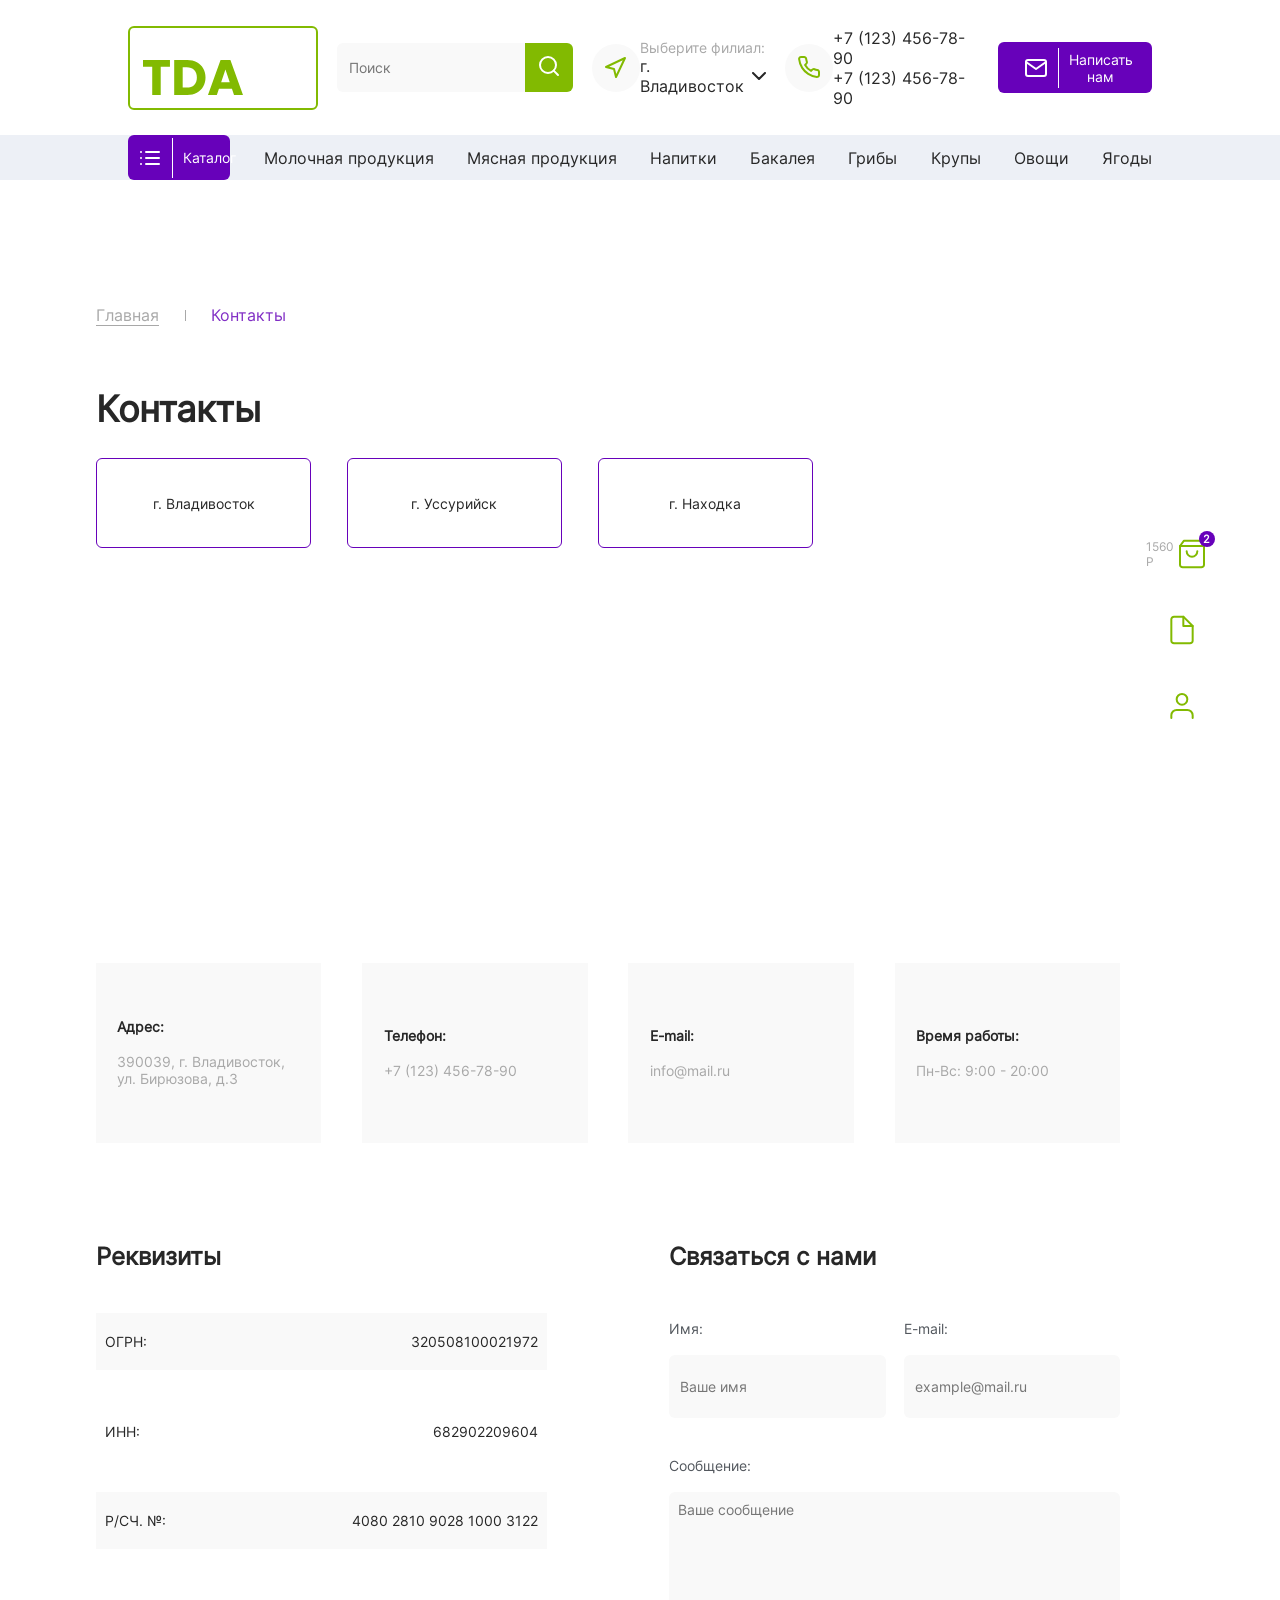
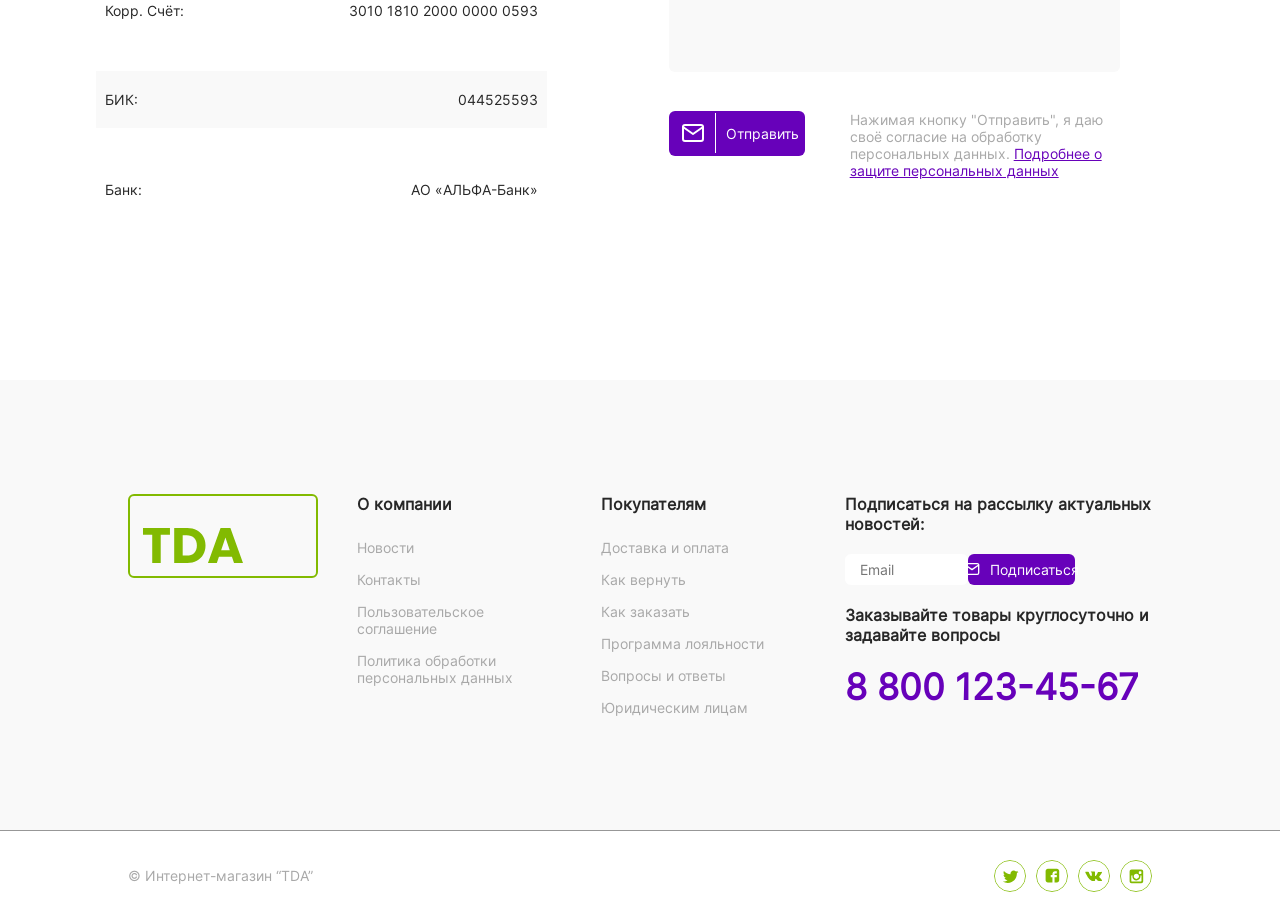
<file: pprostoebaninasral/contacts/index.html>
<!DOCTYPE html>
<html lang="en">
<head>
    <meta charset="UTF-8">
    <meta name="viewport" content="width=device-width, initial-scale=1.0">
    <link rel="stylesheet" href="style.css">
    <title>Document</title>
</head>
<body>
    <header>    
        <div class="up_section">
            <div class="center">
                <img src="resource/logos/logo.svg" onclick="window.location.href='../main/index.html'" alt="" class="logo">
                <div class="inputButt">
                    <input type="text" placeholder="Поиск">
                    <button><img src="resource/icons/search.svg" alt=""></button>
                </div>
                <div class="mapsStat">
                    <img src="resource/icons/arrow_icon.svg" alt="">
                    <div class="text">
                        <p>Выберите филиал:</p>
                        <div>
                            <p>г. Владивосток</p>
                            <img src="resource/icons/vniz.svg" alt="">
                        </div>
                    </div>
                </div>
                <div class="numberPhone">
                    <img src="resource/icons/call.svg" alt="">
                    <div>
                        <p>+7 (123) 456-78-90</p>
                        <p>+7 (123) 456-78-90</p>
                    </div>
                </div>
                <button class="nepriduma">
                    <img src="resource/icons/mail.svg" alt="">
                    <img src="resource/icons/Line 1.svg" alt="">
                    <p>Написать нам</p>
                </button>

                <div class="tabletShow">
                    <img src="resource/logos/logos_tbalet (3).svg" alt="">
                    <img src="resource/logos/logos_tbalet (4).svg" alt="">
                    <img src="resource/logos/logos_tbalet (1).svg" alt="">
                    <img src="resource/logos/logos_tbalet (2).svg" alt="">
                </div>

                <div class="phoneShow">
                    <img src="resource/logos/logos_tbalet (2).svg" alt="">
                </div>
            </div>
        </div>
        <div class="down">
            <div class="center">
                <button id="catalog">
                    <img src="resource/icons/list.svg" alt="" class="list active">
                    <img src="resource/icons/list_active.svg" alt="" class="list">
                    <img src="resource/icons/Line 1.svg" alt="">
                    <p>Каталог</p>
                </button>
                <a href="">Молочная продукция</a>
                <a href="">Мясная продукция</a>
                <a href="">Напитки</a>
                <a href="">Бакалея</a>
                <a href="">Грибы</a>
                <a href="">Крупы</a>
                <a href="">Овощи</a>
                <a href="">Ягоды</a>
            </div>
        </div>
    </header>

    <section class="katalog_off" id="katalogoff">
        <div class="center">
            <div class="left_menu">
                <div class="add">
                    <div><a href="" class="menu_item">Новинки</a><img src="resource/icons/left_arrow.svg" alt=""></div>
                    <div><a href="" class="menu_item">Овощи, фрукты, ягоды, зелень, грибы</a><img src="resource/icons/left_arrow.svg" alt=""></div>
                    <div><a href="" class="menu_item">Кулинария</a><img src="resource/icons/left_arrow.svg" alt=""></div>
                    <div><a href="" class="menu_item">Молоко, сыр, яйцо</a><img src="resource/icons/left_arrow.svg" alt=""></div>
                    <div><a href="" class="menu_item">Мясо, птица, колбасы</a><img src="resource/icons/left_arrow.svg" alt=""></div>
                    <div><a href="" class="menu_item">Рыба, икра, морепродукты</a><img src="resource/icons/left_arrow.svg" alt=""></div>
                    <div><a href="" class="menu_item_active">Крупы, масло, консервы, соусы, орехи</a><img src="resource/icons/left_arrow.svg" alt=""></div>
                    <div><a href="" class="menu_item">Вода, соки, напитки</a><img src="resource/icons/left_arrow.svg" alt=""></div>
                    <div><a href="" class="menu_item">Хлеб, хлебцы, выпечка </a><img src="resource/icons/left_arrow.svg" alt=""></div>
                    <div><a href="" class="menu_item">Сладости, торты, пирожные </a><img src="resource/icons/left_arrow.svg" alt=""></div>
                    <div><a href="" class="menu_item">Чай, кофе, какао </a><img src="resource/icons/left_arrow.svg" alt=""></div>
                    <div><a href="" class="menu_item">Детские товары </a><img src="resource/icons/left_arrow.svg" alt=""></div>
                    <div><a href="" class="menu_item">Замороженные продукты, мороженое </a><img src="resource/icons/left_arrow.svg" alt=""></div>
                    <div><a href="" class="menu_item">Здоровое питание </a><img src="resource/icons/left_arrow.svg" alt=""></div>
                </div>
                <div class="palka">
                    <div class="active_palka"></div>
                    <div class="prosto"></div>
                </div>
            </div>
            <div class="right">
                <div class="center_right">
                    <h1>Крупы, масло, консервы, соусы, орехи</h1>
                    <div class="pervie">
                        <div class="first">
                            <h2>Орехи, сухофрукты, семечки</h2>
                            <h2>Макаронные изделия</h2>
                            <div class="napolnenie">
                                <h2>Мука, всё для выпечки</h2>
                                <p>Смеси для выпечки</p>
                                <p>Мука</p>
                                <p>Всё для выпечки</p>
                            </div>
                            <div class="napolnenie">
                                <h2>Соусы, майлонез</h2>
                                <p>Майонез</p>
                                <p>Кетчуп, томатная паста</p>
                                <p>Соусы</p>
                                <p>Заправки для салата</p>
                                <p>Горчица, хрен</p>
                                <p>Уксус</p>
                            </div>
                        </div>
                        <div class="first">
                            <div class="napolnenie">
                                <h2>Растительное масло</h2>
                                <p>Подсолнечное</p>
                                <p>Оливковое</p>
                                <p>Льняное</p>
                                <p>Кукурузное</p>
                                <p>Тыквенное</p>
                                <p>Другие масла</p>
                            </div>
                            <div class="napolnenie">
                                <h2>Сухие завтраки, каши, хлопья</h2>
                                <p>Сухие завтраки</p>
                                <p>Геркулес, хлопья, отруби</p>
                                <p>Гранола, мюсли</p>
                                <p>Каши быстрого приготовления</p>
                                <p>Без сахара</p>
                            </div>
                        </div>
                        <div class="first">
                            <div class="napolnenie">
                                <h2>Крупы, бобовые</h2>
                                <p>Крупы</p>
                                <p>Бобовые</p>
                            </div>
                            <div class="napolnenie">
                                <h2>Консервы, варенье, мёд</h2>
                                <p>Овощные, грибные</p>
                                <p>Оливки, маслины</p>
                                <p>Мясные</p>
                                <p>Рыбные, морепродукты</p>
                                <p>Готовые блюда</p>
                                <p>Мёд</p>
                                <p>Фрукты в сиропе</p>
                                <p>Варенье, джем</p>
                                <p>Сиропы</p>
                                <p>Сгущёнка</p>
                            </div>
                        </div>
                    </div>
                    
                </div>
            </div>
        </div>
    </section>

    <section>
        <div class="center">
            <div class="title_text">
                <a href="../main/index.html" class="norm">Главная</a>
                <img src="resource/Line.svg" alt="">
                <a href="../text/index.html" class="purp">Контакты</a>
            </div>
            <h1>Контакты</h1>
            <div class="verh_buttons">
                <button class="focus">г. Владивосток</button>
                <button>г. Уссурийск</button>
                <button>г. Находка</button>
            </div>
            <iframe src="https://www.google.com/maps/embed?pb=!1m18!1m12!1m3!1d11646.381735551646!2d131.89724570252983!3d43.13402433047306!2m3!1f0!2f0!3f0!3m2!1i1024!2i768!4f13.1!3m3!1m2!1s0x5fb38dfee0255729%3A0x639035557d47e302!2z0JfQsNC_0LDQtNC90LDRjyDRg9C7LiwgNywg0JLQu9Cw0LTQuNCy0L7RgdGC0L7Quiwg0J_RgNC40LzQvtGA0YHQutC40Lkg0LrRgNCw0LksINCg0L7RgdGB0LjRjywgNjkwMDkx!5e0!3m2!1sru!2sse!4v1782056416808!5m2!1sru!2sse" width="600" height="450" style="border:0;" allowfullscreen="" loading="lazy" referrerpolicy="no-referrer-when-downgrade"></iframe>
            <div class="cartochki" id="cartochki">

            </div>
            <div class="info">
                <div class="req" id="req">
                    <h2>Реквизиты</h2>

                </div>
                <div class="contac">
                    <h2>Связаться с нами</h2>
                    <div class="input_text">
                        <p>Имя:</p>
                        <input type="text" placeholder="Ваше имя">
                    </div>
                    <div class="input_text">
                        <p>E-mail:</p>                        
                        <input type="text" placeholder="example@mail.ru">
                    </div>
                    <div class="input_textA">
                        <p>Сообщение:</p>
                        <textarea type="text" placeholder="Ваше сообщение"></textarea>
                    </div>
                    <div class="oldas">
                        <button class="nepriduma">
                            <img src="resource/icons/mail.svg" alt="">
                            <img src="resource/icons/Line 1.svg" alt="">
                            <p>Отправить</p>
                        </button>
                        <p>Нажимая кнопку "Отправить", я даю своё согласие на обработку персональных данных. <a href="">Подробнее о защите персональных данных</a></p>
                    </div>
                </div>
            </div>
        </div>
        <div class="chudo">
            <article>
                <p>1560 Р</p>
                <div>
                    <h6>2</h6>
                </div>
            </article>
            <article>
                <p></p>
                <div></div>
            </article>
            <article>
                <p></p>
                <div></div>
            </article>
        </div>
    </section>

    <footer>
        <div class="verh">
            <div class="center">
                <img src="resource/logos/logo.svg" alt="">
                <ul>
                    <h3>О компании</h3>
                    <a href="../news/index.html">Новости</a>
                    <a href="../contacts/index.html">Контакты</a>
                    <a href="">Пользовательское соглашение</a>
                    <a href="">Политика обработки персональных данных</a>
                </ul>

                <ul>
                    <h3>Покупателям</h3>
                    <a href="">Доставка и оплата</a>
                    <a href="">Как вернуть</a>
                    <a href="">Как заказать</a>
                    <a href="">Программа лояльности</a>
                    <a href="">Вопросы и ответы</a>
                    <a href="">Юридическим лицам</a>
                </ul>

                <div class="dali">
                    <h3>Подписаться на рассылку актуальных новостей:</h3>
                    <div>
                        <input type="text" placeholder="Email">
                        <button><img src="resource/icons/mail.svg" alt=""><img src="resource/icons/Line 1.svg" alt="">Подписаться</button>
                    </div>
                    <h3>Заказывайте товары круглосуточно и задавайте вопросы</h3>
                    <h1>8 800 123-45-67</h1>
                </div>
            </div>
        </div>
        <div class="niz">
            <div class="center">
                <p>© Интернет-магазин “TDA”</p>
                <div>
                    <img src="resource/logos/twitter.svg" alt="">
                    <img src="resource/logos/facebook.svg" alt="">
                    <img src="resource/logos/vk.svg" alt="">
                    <img src="resource/logos/instagramm.svg" alt="">
                </div>
            </div>
        </div>
    </footer>
    <script src="index.js"></script>
</body>
</html>
</file>
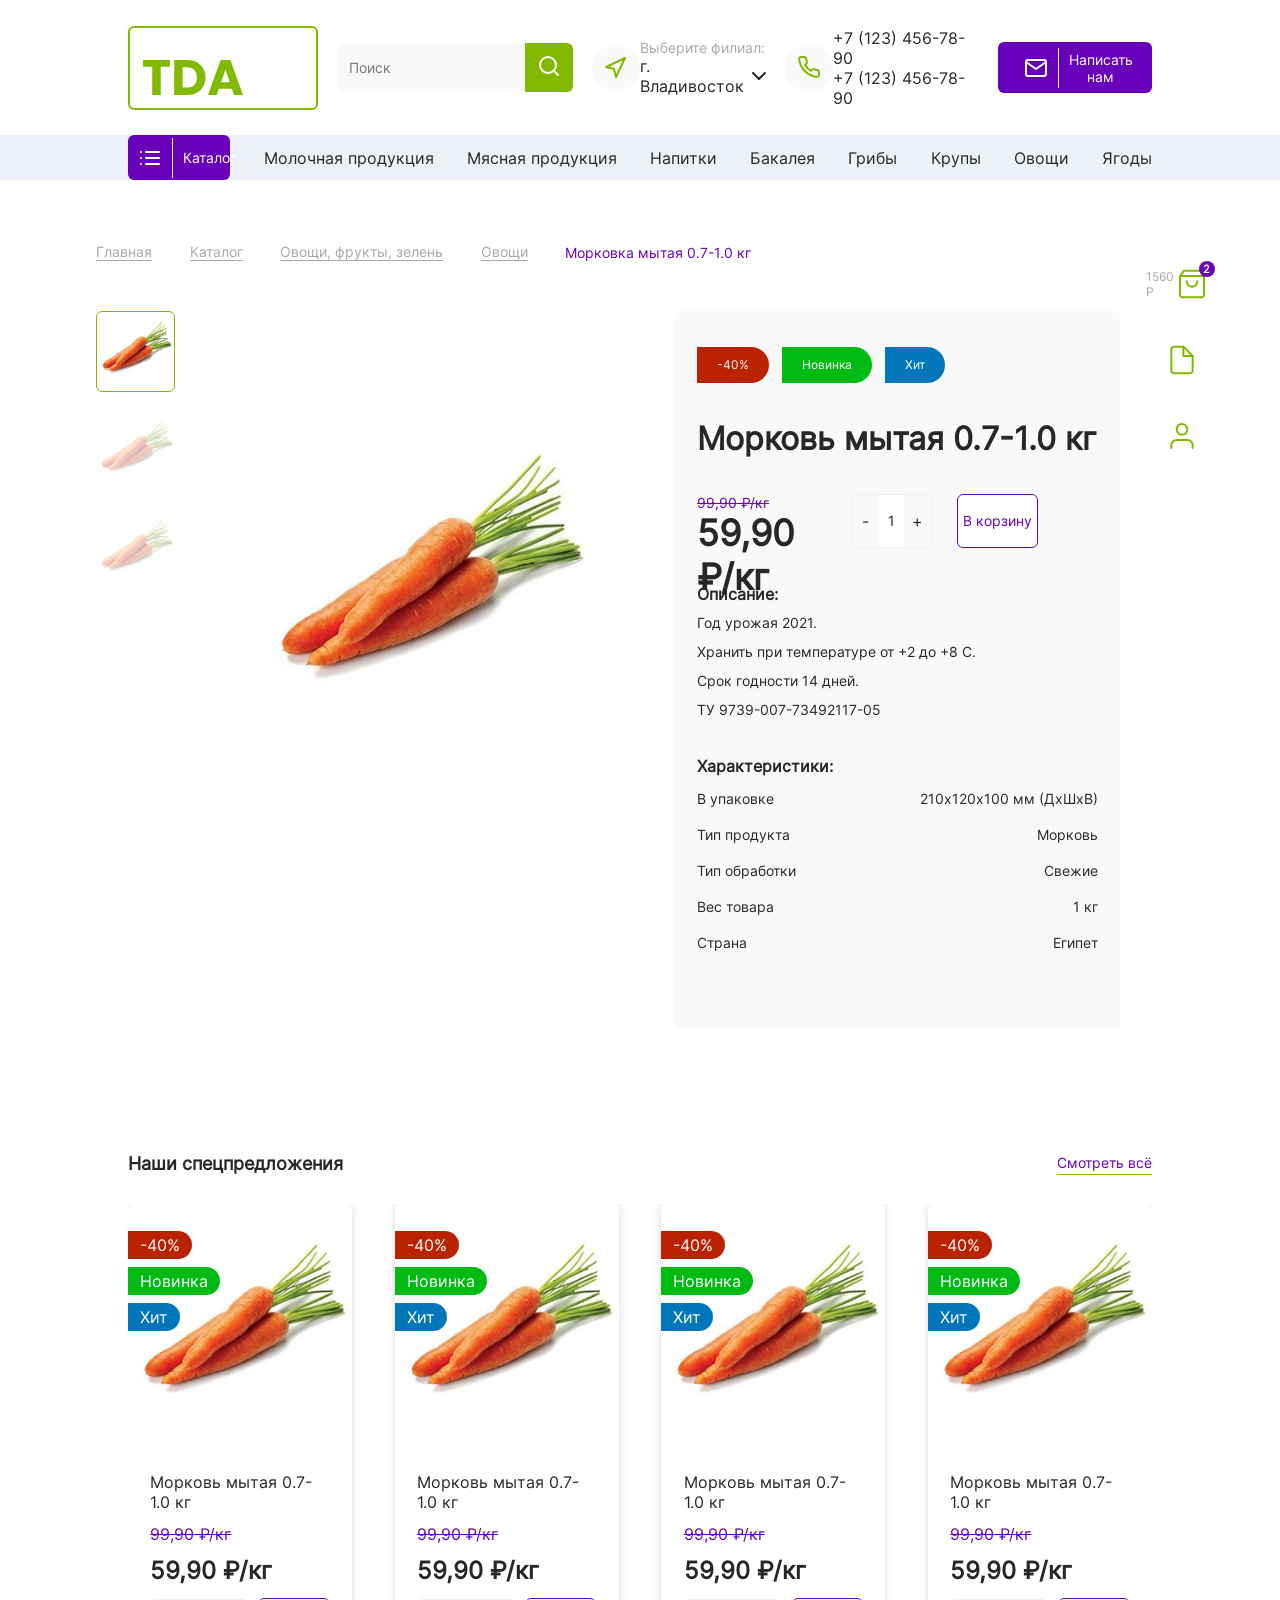
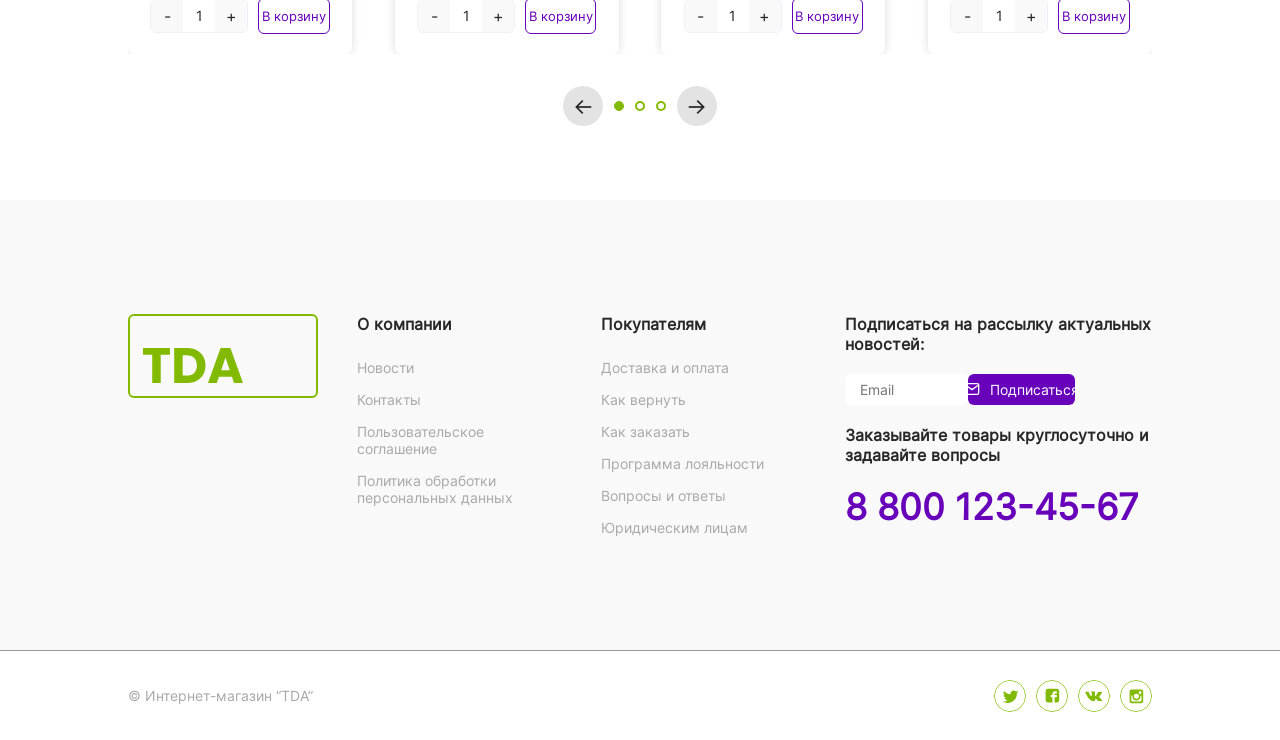
<file: pprostoebaninasral/final/index.html>
<!DOCTYPE html>
<html lang="en">
<head>
    <meta charset="UTF-8">
    <meta name="viewport" content="width=device-width, initial-scale=1.0">
    <link rel="stylesheet" href="style.css">
    <title>Морковка мытая 0.7-1.0 кг - TD MARKET</title>
</head>
<body>
    <header>    
        <div class="up_section">
            <div class="center">
                <img src="resource/logos/logo.svg" onclick="window.location.href='../main/index.html'" alt="" class="logo">
                <div class="inputButt">
                    <input type="text" placeholder="Поиск">
                    <button><img src="resource/icons/search.svg" alt=""></button>
                </div>
                <div class="mapsStat">
                    <img src="resource/icons/arrow_icon.svg" alt="">
                    <div class="text">
                        <p>Выберите филиал:</p>
                        <div>
                            <p>г. Владивосток</p>
                            <img src="resource/icons/vniz.svg" alt="">
                        </div>
                    </div>
                </div>
                <div class="numberPhone">
                    <img src="resource/icons/call.svg" alt="">
                    <div>
                        <p>+7 (123) 456-78-90</p>
                        <p>+7 (123) 456-78-90</p>
                    </div>
                </div>
                <button class="nepriduma">
                    <img src="resource/icons/mail.svg" alt="">
                    <img src="resource/icons/Line 1.svg" alt="">
                    <p>Написать нам</p>
                </button>

                <div class="tabletShow">
                    <img src="resource/logos/logos_tbalet (3).svg" alt="">
                    <img src="resource/logos/logos_tbalet (4).svg" alt="">
                    <img src="resource/logos/logos_tbalet (1).svg" alt="">
                    <img src="resource/logos/logos_tbalet (2).svg" alt="">
                </div>

                <div class="phoneShow">
                    <img src="resource/logos/logos_tbalet (2).svg" alt="">
                </div>
            </div>
        </div>
        <div class="down">
            <div class="center">
                <button id="catalog">
                    <img src="resource/icons/list.svg" alt="" class="list active">
                    <img src="resource/icons/list_active.svg" alt="" class="list">
                    <img src="resource/icons/Line 1.svg" alt="">
                    <p>Каталог</p>
                </button>
                <a href="">Молочная продукция</a>
                <a href="">Мясная продукция</a>
                <a href="">Напитки</a>
                <a href="">Бакалея</a>
                <a href="">Грибы</a>
                <a href="">Крупы</a>
                <a href="">Овощи</a>
                <a href="">Ягоды</a>
            </div>
        </div>
    </header>
    <section class="katalog_off" id="katalogoff">
        <div class="center">
            <div class="left_menu">
                <div class="add">
                    <div><a href="" class="menu_item">Новинки</a><img src="resource/icons/left_arrow.svg" alt=""></div>
                    <div><a href="" class="menu_item">Овощи, фрукты, ягоды, зелень, грибы</a><img src="resource/icons/left_arrow.svg" alt=""></div>
                    <div><a href="" class="menu_item">Кулинария</a><img src="resource/icons/left_arrow.svg" alt=""></div>
                    <div><a href="" class="menu_item">Молоко, сыр, яйцо</a><img src="resource/icons/left_arrow.svg" alt=""></div>
                    <div><a href="" class="menu_item">Мясо, птица, колбасы</a><img src="resource/icons/left_arrow.svg" alt=""></div>
                    <div><a href="" class="menu_item">Рыба, икра, морепродукты</a><img src="resource/icons/left_arrow.svg" alt=""></div>
                    <div><a href="" class="menu_item_active">Крупы, масло, консервы, соусы, орехи</a><img src="resource/icons/left_arrow.svg" alt=""></div>
                    <div><a href="" class="menu_item">Вода, соки, напитки</a><img src="resource/icons/left_arrow.svg" alt=""></div>
                    <div><a href="" class="menu_item">Хлеб, хлебцы, выпечка </a><img src="resource/icons/left_arrow.svg" alt=""></div>
                    <div><a href="" class="menu_item">Сладости, торты, пирожные </a><img src="resource/icons/left_arrow.svg" alt=""></div>
                    <div><a href="" class="menu_item">Чай, кофе, какао </a><img src="resource/icons/left_arrow.svg" alt=""></div>
                    <div><a href="" class="menu_item">Детские товары </a><img src="resource/icons/left_arrow.svg" alt=""></div>
                    <div><a href="" class="menu_item">Замороженные продукты, мороженое </a><img src="resource/icons/left_arrow.svg" alt=""></div>
                    <div><a href="" class="menu_item">Здоровое питание </a><img src="resource/icons/left_arrow.svg" alt=""></div>
                </div>
                <div class="palka">
                    <div class="active_palka"></div>
                    <div class="prosto"></div>
                </div>
            </div>
            <div class="right">
                <div class="center_right">
                    <h1>Крупы, масло, консервы, соусы, орехи</h1>
                    <div class="pervie">
                        <div class="first">
                            <h2>Орехи, сухофрукты, семечки</h2>
                            <h2>Макаронные изделия</h2>
                            <div class="napolnenie">
                                <h2>Мука, всё для выпечки</h2>
                                <p>Смеси для выпечки</p>
                                <p>Мука</p>
                                <p>Всё для выпечки</p>
                            </div>
                            <div class="napolnenie">
                                <h2>Соусы, майлонез</h2>
                                <p>Майонез</p>
                                <p>Кетчуп, томатная паста</p>
                                <p>Соусы</p>
                                <p>Заправки для салата</p>
                                <p>Горчица, хрен</p>
                                <p>Уксус</p>
                            </div>
                        </div>
                        <div class="first">
                            <div class="napolnenie">
                                <h2>Растительное масло</h2>
                                <p>Подсолнечное</p>
                                <p>Оливковое</p>
                                <p>Льняное</p>
                                <p>Кукурузное</p>
                                <p>Тыквенное</p>
                                <p>Другие масла</p>
                            </div>
                            <div class="napolnenie">
                                <h2>Сухие завтраки, каши, хлопья</h2>
                                <p>Сухие завтраки</p>
                                <p>Геркулес, хлопья, отруби</p>
                                <p>Гранола, мюсли</p>
                                <p>Каши быстрого приготовления</p>
                                <p>Без сахара</p>
                            </div>
                        </div>
                        <div class="first">
                            <div class="napolnenie">
                                <h2>Крупы, бобовые</h2>
                                <p>Крупы</p>
                                <p>Бобовые</p>
                            </div>
                            <div class="napolnenie">
                                <h2>Консервы, варенье, мёд</h2>
                                <p>Овощные, грибные</p>
                                <p>Оливки, маслины</p>
                                <p>Мясные</p>
                                <p>Рыбные, морепродукты</p>
                                <p>Готовые блюда</p>
                                <p>Мёд</p>
                                <p>Фрукты в сиропе</p>
                                <p>Варенье, джем</p>
                                <p>Сиропы</p>
                                <p>Сгущёнка</p>
                            </div>
                        </div>
                    </div>
                    
                </div>
            </div>
        </div>
    </section>
    
    <section class="tovar_forever">
        <div class="center">
            <div class="title_text">
                <a href="../main/index.html" class="norm">Главная</a>
                <img src="resource/Line.svg" alt="">
                <a href="../razdel/inde.html" class="norm">Каталог</a>
                <img src="resource/Line.svg" alt="">
                <a href="../vejetables/index.html" class="norm">Овощи, фрукты, зелень</a>
                <img src="resource/Line.svg" alt="">
                <a href="../vejetables/index.html" class="norm">Овощи</a>
                <img src="resource/Line.svg" alt="">
                <a href="../final/index.html" class="purp">Морковка мытая 0.7-1.0 кг</a>
            </div>
            <div class="cards_info">
                <div class="img_bords">
                    <img src="resource/markivka.png" alt="" class="active">
                    <img src="resource/markivka.png" alt="">
                    <img src="resource/markivka.png" alt="">
                </div>
                <div class="img">
                    <div class="pagination">
                        <div class="rounds active"></div>
                        <div class="rounds"></div>
                        <div class="rounds"></div>
                        <div class="rounds"></div>
                    </div>
                </div>
                <div class="harki" id="harki">
                    <div class="center">
                        <div class="tips">
                            <div>-40%</div>
                            <div>Новинка</div>
                            <div>Хит</div>
                        </div>
                        <h1>Морковь мытая 0.7-1.0 кг</h1>
                        <div class="about_money">
                            <div class="price">
                                <p>99,90 ₽/кг</p>
                                <h4>59,90 ₽/кг</h4>
                            </div>
                            <div class="plus_minus">
                                <button>-</button>
                                <div>1</div>
                                <button>+</button>
                            </div>
                            <button class="buy">В корзину</button>
                        </div>
                        <div class="descp">
                            <h6>Описание:</h6>
                            <p>Год урожая 2021.</p>
                            <p>Хранить при температуре от +2 до +8 С.</p>
                            <p>Срок годности 14 дней.</p>
                            <p>ТУ 9739-007-73492117-05</p>
                        </div>
                        <div class="xarki">
                            <h6>Характеристики:</h6>
                            <div class="samosaboy">
                                <div>
                                    <p>В упаковке</p>
                                    <p>210х120х100 мм (ДхШхВ)</p>
                                </div>
                                <div>
                                    <p>Тип продукта</p>
                                    <p>Морковь</p>
                                </div>
                                <div>
                                    <p>Тип обработки</p>
                                    <p>Свежие</p>
                                </div>
                                <div>
                                    <p>Вес товара</p>
                                    <p>1 кг</p>
                                </div>
                                <div>
                                    <p>Страна</p>
                                    <p>Египет</p>
                                </div>
                            </div>
                        </div>
                    </div>
                </div>
            </div>
        </div>
        <div class="chudo">
            <article>
                <p>1560 Р</p>
                <div>
                    <h6>2</h6>
                </div>
            </article>
            <article>
                <p></p>
                <div></div>
            </article>
            <article>
                <p></p>
                <div></div>
            </article>
        </div>
    </section>

    <section class="katalog_proce">
        <div class="center">
            <div class="title">
                <h1>Наши спецпредложения</h1>
                <a href="../vejetables/index.html">Смотреть всё</a>
            </div>
            <div class="carts_e" id="carts_e">
 
            </div>
            <div class="wow">
                <button id="down_butt">←</button>
                <div class="rounds active"></div>
                <div class="rounds"></div>
                <div class="rounds"></div>
                <button id="up_butt">→</button>
            </div>
        </div>
    </section>

    <footer>
        <div class="verh">
            <div class="center">
                <img src="resource/logos/logo.svg" alt="">
                <ul>
                    <h3>О компании</h3>
                    <a href="../news/index.html">Новости</a>
                    <a href="../contacts/index.html">Контакты</a>
                    <a href="">Пользовательское соглашение</a>
                    <a href="">Политика обработки персональных данных</a>
                </ul>

                <ul>
                    <h3>Покупателям</h3>
                    <a href="">Доставка и оплата</a>
                    <a href="">Как вернуть</a>
                    <a href="">Как заказать</a>
                    <a href="">Программа лояльности</a>
                    <a href="">Вопросы и ответы</a>
                    <a href="">Юридическим лицам</a>
                </ul>

                <div class="dali">
                    <h3>Подписаться на рассылку актуальных новостей:</h3>
                    <div>
                        <input type="text" placeholder="Email">
                        <button><img src="resource/icons/mail.svg" alt=""><img src="resource/icons/Line 1.svg" alt="">Подписаться</button>
                    </div>
                    <h3>Заказывайте товары круглосуточно и задавайте вопросы</h3>
                    <h1>8 800 123-45-67</h1>
                </div>
            </div>
        </div>
        <div class="niz">
            <div class="center">
                <p>© Интернет-магазин “TDA”</p>
                <div>
                    <img src="resource/logos/twitter.svg" alt="">
                    <img src="resource/logos/facebook.svg" alt="">
                    <img src="resource/logos/vk.svg" alt="">
                    <img src="resource/logos/instagramm.svg" alt="">
                </div>
            </div>
        </div>
    </footer>
    <script src="index.js"></script>
</body>
</html>
</file>
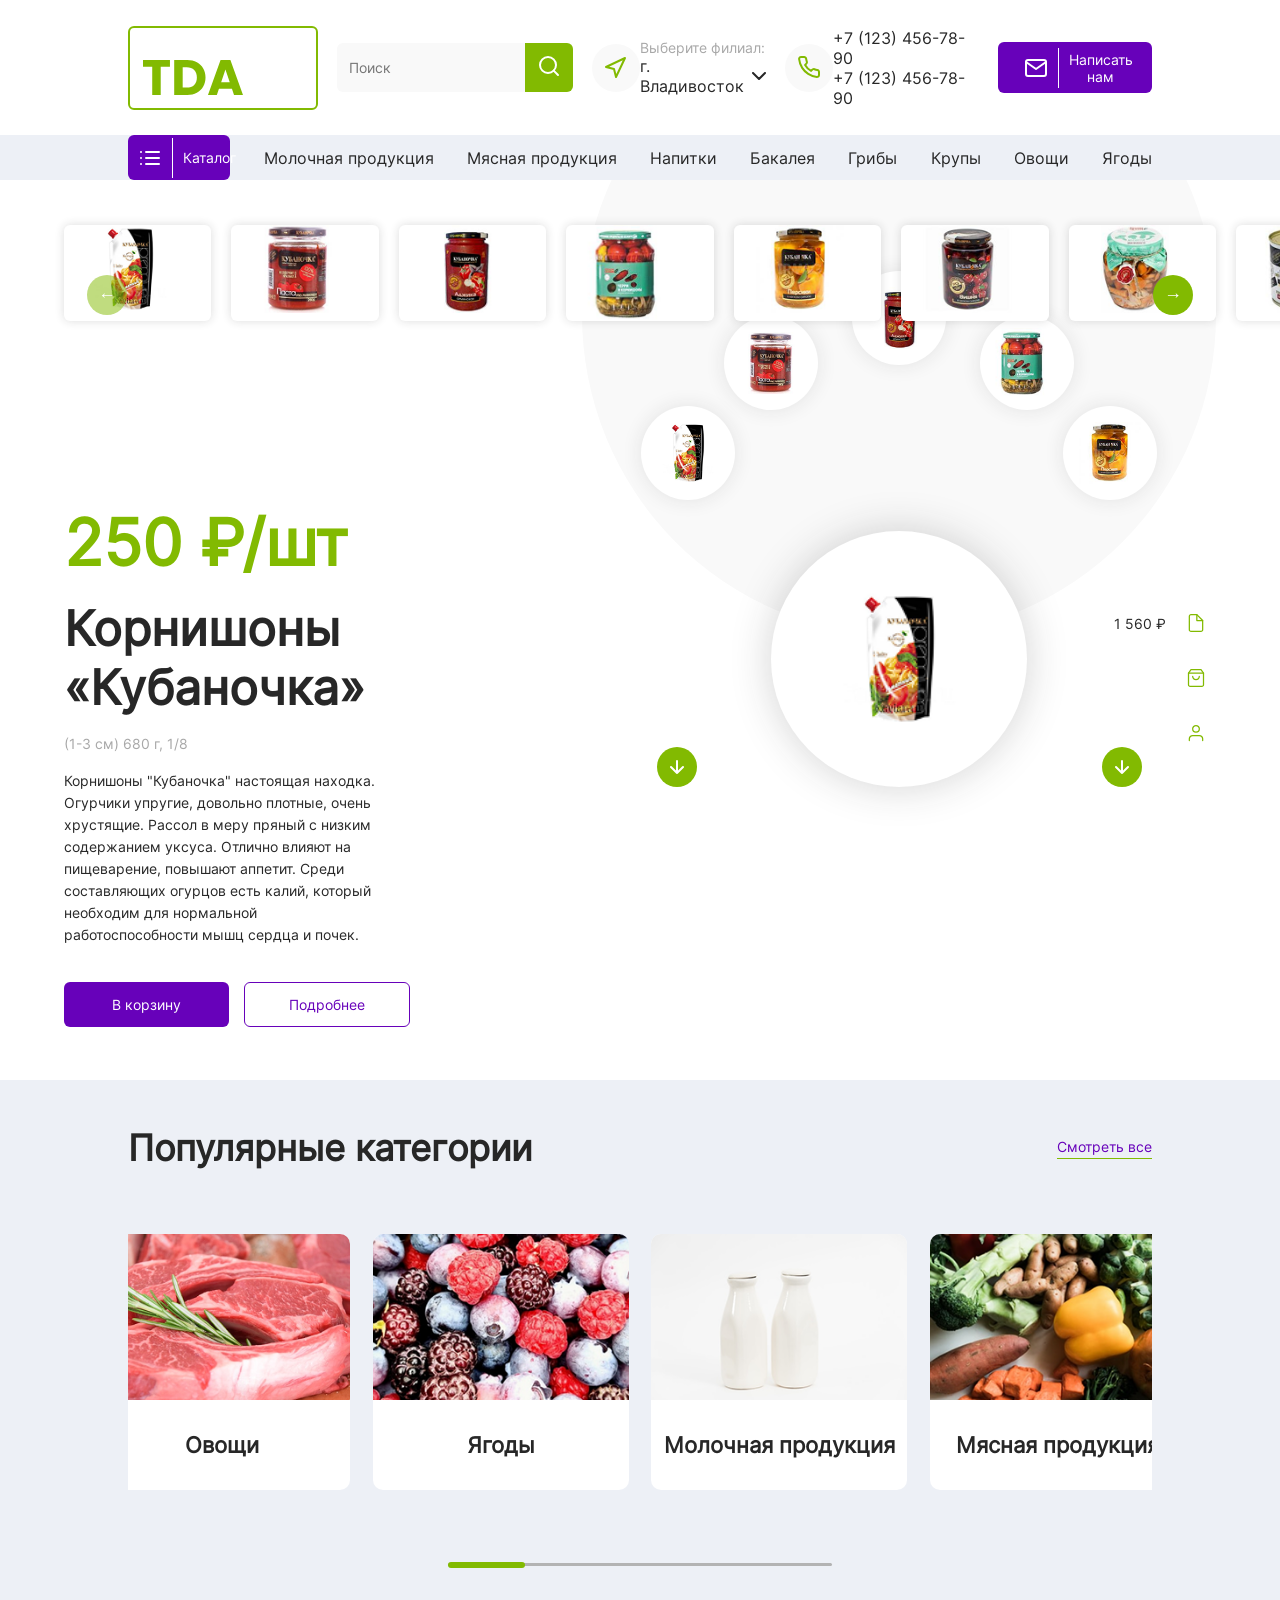
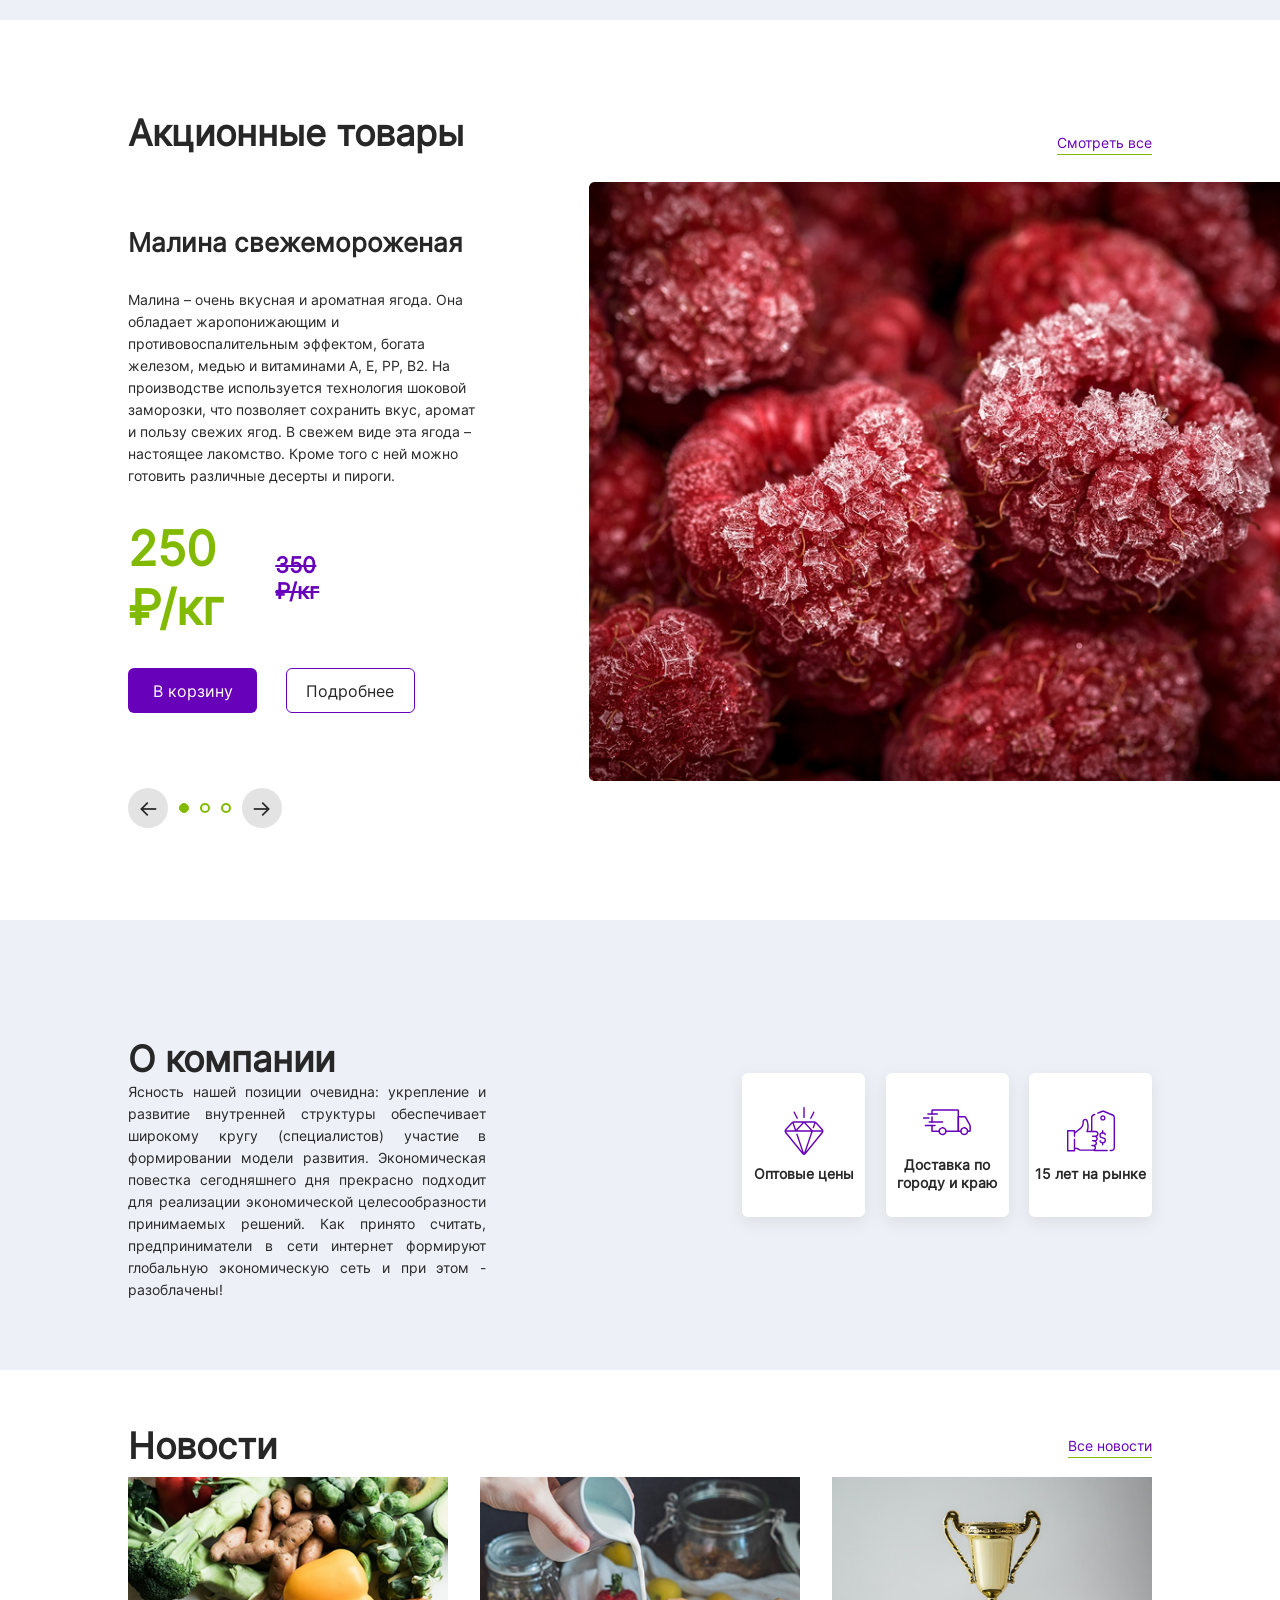
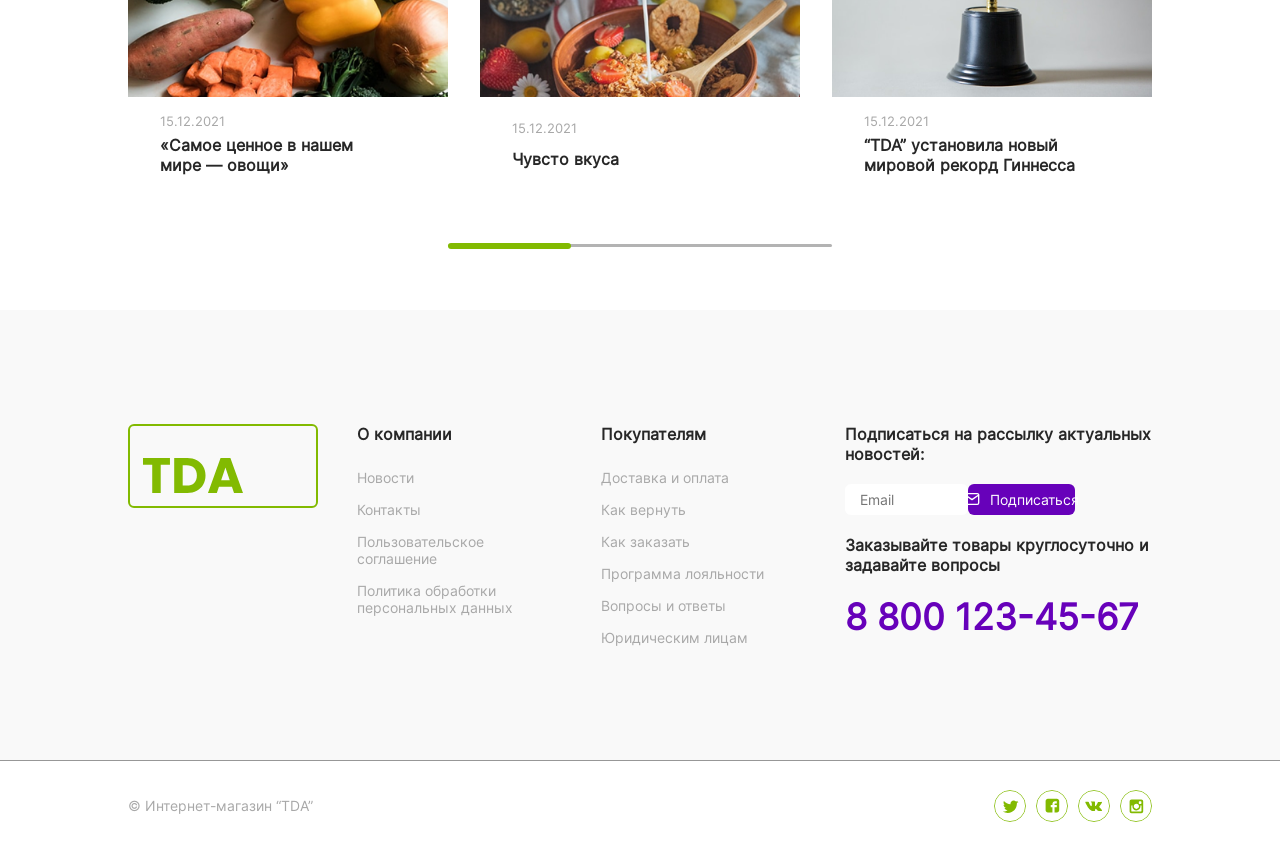
<file: pprostoebaninasral/main/index.html>
<!DOCTYPE html>
<html lang="ru">
<head>
    <meta charset="UTF-8">
    <meta name="viewport" content="width=device-width, initial-scale=1.0">
    <link rel="stylesheet" href="style.css">
    <title>TDA - Ваше Здоровье, Наша Забота</title>
</head>
<body>
    <header>    
        <div class="up_section">
            <div class="center">
                <img src="resource/logos/logo.svg" onclick="window.location.href='../main/index.html'" alt="" class="logo">
                <div class="inputButt">
                    <input type="text" placeholder="Поиск">
                    <button><img src="resource/icons/search.svg" alt=""></button>
                </div>
                <div class="mapsStat">
                    <img src="resource/icons/arrow_icon.svg" alt="">
                    <div class="text">
                        <p>Выберите филиал:</p>
                        <div>
                            <p>г. Владивосток</p>
                            <img src="resource/icons/vniz.svg" alt="">
                        </div>
                    </div>
                </div>
                <div class="numberPhone">
                    <img src="resource/icons/call.svg" alt="">
                    <div>
                        <p>+7 (123) 456-78-90</p>
                        <p>+7 (123) 456-78-90</p>
                    </div>
                </div>
                <button class="nepriduma">
                    <img src="resource/icons/mail.svg" alt="">
                    <img src="resource/icons/Line 1.svg" alt="">
                    <p>Написать нам</p>
                </button>

                <div class="tabletShow">
                    <img src="resource/logos/logos_tbalet (3).svg" alt="">
                    <img src="resource/logos/logos_tbalet (4).svg" alt="">
                    <img src="resource/logos/logos_tbalet (1).svg" alt="">
                    <img src="resource/logos/logos_tbalet (2).svg" alt="">
                </div>

                <div class="phoneShow">
                    <img src="resource/logos/logos_tbalet (2).svg" alt="">
                </div>
            </div>
        </div>
        <div class="down">
            <div class="center">
                <button id="catalog">
                    <img src="resource/icons/list.svg" alt="" class="list active">
                    <img src="resource/icons/list_active.svg" alt="" class="list">
                    <img src="resource/icons/Line 1.svg" alt="">
                    <p>Каталог</p>
                </button>
                <a href="">Молочная продукция</a>
                <a href="">Мясная продукция</a>
                <a href="">Напитки</a>
                <a href="">Бакалея</a>
                <a href="">Грибы</a>
                <a href="">Крупы</a>
                <a href="">Овощи</a>
                <a href="">Ягоды</a>
            </div>
        </div>
    </header>
    <section class="katalog_off" id="katalogoff">
        <div class="center">
            <div class="left_menu">
                <div class="add">
                    <div><a href="" class="menu_item">Новинки</a><img src="resource/icons/left_arrow.svg" alt=""></div>
                    <div><a href="" class="menu_item">Овощи, фрукты, ягоды, зелень, грибы</a><img src="resource/icons/left_arrow.svg" alt=""></div>
                    <div><a href="" class="menu_item">Кулинария</a><img src="resource/icons/left_arrow.svg" alt=""></div>
                    <div><a href="" class="menu_item">Молоко, сыр, яйцо</a><img src="resource/icons/left_arrow.svg" alt=""></div>
                    <div><a href="" class="menu_item">Мясо, птица, колбасы</a><img src="resource/icons/left_arrow.svg" alt=""></div>
                    <div><a href="" class="menu_item">Рыба, икра, морепродукты</a><img src="resource/icons/left_arrow.svg" alt=""></div>
                    <div><a href="" class="menu_item_active">Крупы, масло, консервы, соусы, орехи</a><img src="resource/icons/left_arrow.svg" alt=""></div>
                    <div><a href="" class="menu_item">Вода, соки, напитки</a><img src="resource/icons/left_arrow.svg" alt=""></div>
                    <div><a href="" class="menu_item">Хлеб, хлебцы, выпечка </a><img src="resource/icons/left_arrow.svg" alt=""></div>
                    <div><a href="" class="menu_item">Сладости, торты, пирожные </a><img src="resource/icons/left_arrow.svg" alt=""></div>
                    <div><a href="" class="menu_item">Чай, кофе, какао </a><img src="resource/icons/left_arrow.svg" alt=""></div>
                    <div><a href="" class="menu_item">Детские товары </a><img src="resource/icons/left_arrow.svg" alt=""></div>
                    <div><a href="" class="menu_item">Замороженные продукты, мороженое </a><img src="resource/icons/left_arrow.svg" alt=""></div>
                    <div><a href="" class="menu_item">Здоровое питание </a><img src="resource/icons/left_arrow.svg" alt=""></div>
                </div>
                <div class="palka">
                    <div class="active_palka"></div>
                    <div class="prosto"></div>
                </div>
            </div>
            <div class="right">
                <div class="center_right">
                    <h1>Крупы, масло, консервы, соусы, орехи</h1>
                    <div class="pervie">
                        <div class="first">
                            <h2>Орехи, сухофрукты, семечки</h2>
                            <h2>Макаронные изделия</h2>
                            <div class="napolnenie">
                                <h2>Мука, всё для выпечки</h2>
                                <p>Смеси для выпечки</p>
                                <p>Мука</p>
                                <p>Всё для выпечки</p>
                            </div>
                            <div class="napolnenie">
                                <h2>Соусы, майлонез</h2>
                                <p>Майонез</p>
                                <p>Кетчуп, томатная паста</p>
                                <p>Соусы</p>
                                <p>Заправки для салата</p>
                                <p>Горчица, хрен</p>
                                <p>Уксус</p>
                            </div>
                        </div>
                        <div class="first">
                            <div class="napolnenie">
                                <h2>Растительное масло</h2>
                                <p>Подсолнечное</p>
                                <p>Оливковое</p>
                                <p>Льняное</p>
                                <p>Кукурузное</p>
                                <p>Тыквенное</p>
                                <p>Другие масла</p>
                            </div>
                            <div class="napolnenie">
                                <h2>Сухие завтраки, каши, хлопья</h2>
                                <p>Сухие завтраки</p>
                                <p>Геркулес, хлопья, отруби</p>
                                <p>Гранола, мюсли</p>
                                <p>Каши быстрого приготовления</p>
                                <p>Без сахара</p>
                            </div>
                        </div>
                        <div class="first">
                            <div class="napolnenie">
                                <h2>Крупы, бобовые</h2>
                                <p>Крупы</p>
                                <p>Бобовые</p>
                            </div>
                            <div class="napolnenie">
                                <h2>Консервы, варенье, мёд</h2>
                                <p>Овощные, грибные</p>
                                <p>Оливки, маслины</p>
                                <p>Мясные</p>
                                <p>Рыбные, морепродукты</p>
                                <p>Готовые блюда</p>
                                <p>Мёд</p>
                                <p>Фрукты в сиропе</p>
                                <p>Варенье, джем</p>
                                <p>Сиропы</p>
                                <p>Сгущёнка</p>
                            </div>
                        </div>
                    </div>
                    
                </div>
            </div>
        </div>
    </section>

    <section class="product_section">
        <div class="center">
            <div class="carousel">
                <div class="buttons_carousel">
                    <button class="arrow left">←</button>
                    <button class="arrow right">→</button>
                </div>
            
                <div class="carousel_items" id="carousel_track">
                     
                </div> 
            </div>

            <div class="product_info">
                <div class="secret">
                    <img src="resource/cubanochka.png" alt="">
                </div>
                <div class="left_info">
                    <h1>250 ₽/шт</h1>
                    <h2>Корнишоны «Кубаночка»</h2>
                    <p class="subtitle">(1-3 см) 680 г, 1/8</p>
                    <p class="description">
                        Корнишоны "Кубаночка" настоящая находка. Огурчики упругие, довольно плотные, очень хрустящие. Рассол в меру пряный с низким содержанием уксуса. Отлично влияют на пищеварение, повышают аппетит. Среди составляющих огурцов есть калий, который необходим для нормальной работоспособности мышц сердца и почек.
                    </p>
                    <div class="buttons">
                        <button class="purp">В корзину</button>
                        <button class="outline">Подробнее</button>
                    </div>
                </div>

                <div class="right_info">
                    <div class="circle_container">
                        <div class="mini_item top"><img src="resource/products/(1).png" alt=""></div>
                        <div class="mini_item top-right"><img src="resource/products/(2).png" alt=""></div>
                        <div class="mini_item right"><img src="resource/products/(3).png" alt=""></div>
                        <div class="mini_item bottom-right"><img src="resource/products/(4).png" alt=""></div>
                        <div class="mini_item bottom-left"><img src="resource/products/(5).png" alt=""></div>
                    </div>

                    <div class="iside_theme">
                        <button id="left_circle"><img src="resource/arrow.svg" alt=""></button>
                        <div>
                            <img src="" alt="">
                        </div>
                        <button id="right_circle"><img src="resource/arrow.svg" alt=""></button>
                    </div>

                    <div class="side_panel">
                        <div class="icons">
                            <div><p class="price">1 560 ₽</p> <img src="resource/icons_for_bb/file.svg" alt=""></div>
                            <div><img src="resource/icons_for_bb/shopping-bag.svg" alt=""></div>
                            <div><img src="resource/icons_for_bb/user.svg" alt=""></div>
                        </div>
                    </div>
                </div>
            </div>
             
            <div class="wow">
                <div class="round active"></div>
                <div class="round"></div>
                <div class="round"></div>
                <div class="round"></div>
            </div>

            </div>
        </div>
    </section>

    <section class="slider">
        <div class="center">
            <div class="title_text">
                <h1>Популярные категории</h1>
                <a href="../razdel/inde.html">Смотреть все</a>
            </div>
            <div class="articles" id="articles">
                
            </div>
            <div class="scroll_barr">
                <div class="scroll_tap"></div>
            </div>

            <a href="" class="secret_mobile">Смотреть все</a>
        </div>
    </section>

    <section class="action">
        <div class="center">
            <div class="title_text">
                <h1>Акционные товары</h1>
                <a href="../vejetables/index.html">Смотреть все</a>
            </div>
            
            <div class="main_them" id="nacucanil">

            </div>
            <div class="line_prikol">
                <div class="wow">
                    <button id="down_butt">←</button>
                    <div class="rounds active"></div>
                    <div class="rounds"></div>
                    <div class="rounds"></div>
                    <button id="up_butt">→</button>
                </div>
            </div>
        </div>
      
    </section>

    <section class="company">
        <div class="center_company">
            <div class="left">
                <h1>О компании</h1>
                <p>Ясность нашей позиции очевидна: укрепление и развитие внутренней структуры обеспечивает широкому кругу (специалистов) участие в формировании модели развития. Экономическая повестка сегодняшнего дня прекрасно подходит для реализации экономической целесообразности принимаемых решений. 
Как принято считать, предприниматели в сети интернет формируют глобальную экономическую сеть и при этом -  разоблачены!</p>
            </div>
            <div class="right">
                <div>
                    <img src="resource/icons/company/icons_company (1).svg" alt="">
                    <h2>Оптовые цены</h2>
                </div>
                <div>
                    <img src="resource/icons/company/icons_company (2).svg" alt="">
                    <h2>Доставка по городу 
и краю</h2>
                </div>
                <div>
                    <img src="resource/icons/company/icons_company (3).svg" alt="">
                    <h2>15 лет на рынке</h2>
                </div>
            </div>
        </div>
    </section>

    <section class="news">
        <div class="center">
            <div class="title_text">
                <h1>Новости</h1>
                <a href="../news/index.html">Все новости</a>
            </div>

            <div class="slider2">
                <div class="track" id="track">
                
                </div>

                <div class="sliderBG" id="line">
                    <div class="greenPipka"></div>
                </div>

                <a href="" class="secret_mobile">Смотреть все</a>
            </div>
        </div>
        
    </section>

    <footer>
        <div class="verh">
            <div class="center">
                <img src="resource/logos/logo.svg" alt="">
                <ul>
                    <h3>О компании</h3>
                    <a href="../news/index.html">Новости</a>
                    <a href="../contacts/index.html">Контакты</a>
                    <a href="">Пользовательское соглашение</a>
                    <a href="">Политика обработки персональных данных</a>
                </ul>

                <ul>
                    <h3>Покупателям</h3>
                    <a href="">Доставка и оплата</a>
                    <a href="">Как вернуть</a>
                    <a href="">Как заказать</a>
                    <a href="">Программа лояльности</a>
                    <a href="">Вопросы и ответы</a>
                    <a href="">Юридическим лицам</a>
                </ul>

                <div class="dali">
                    <h3>Подписаться на рассылку актуальных новостей:</h3>
                    <div>
                        <input type="text" placeholder="Email">
                        <button><img src="resource/icons/mail.svg" alt=""><img src="resource/icons/Line 1.svg" alt="">Подписаться</button>
                    </div>
                    <h3>Заказывайте товары круглосуточно и задавайте вопросы</h3>
                    <h1>8 800 123-45-67</h1>
                </div>
            </div>
        </div>
        <div class="niz">
            <div class="center">
                <p>© Интернет-магазин “TDA”</p>
                <div>
                    <img src="resource/logos/twitter.svg" alt="">
                    <img src="resource/logos/facebook.svg" alt="">
                    <img src="resource/logos/vk.svg" alt="">
                    <img src="resource/logos/instagramm.svg" alt="">
                </div>
            </div>
        </div>
    </footer>
    <script src="index.js"></script>
</body>
</html>
</file>
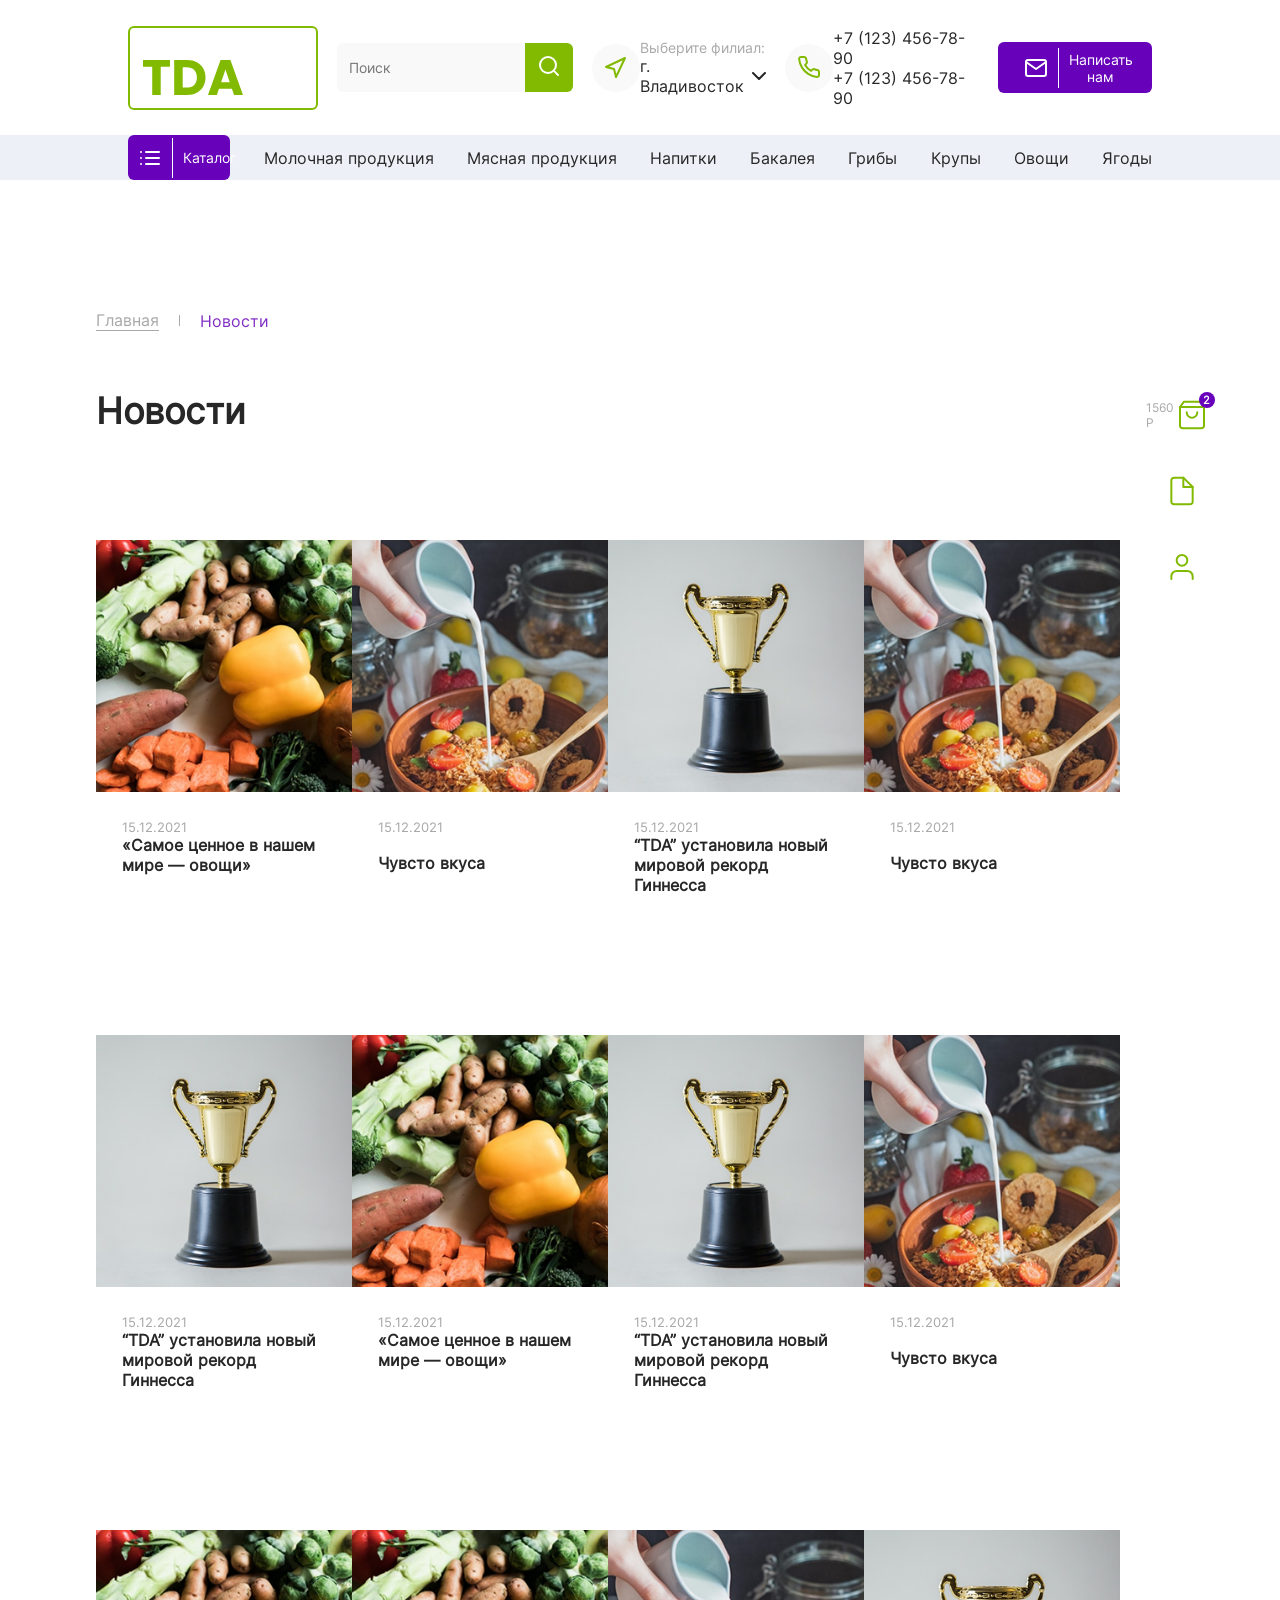
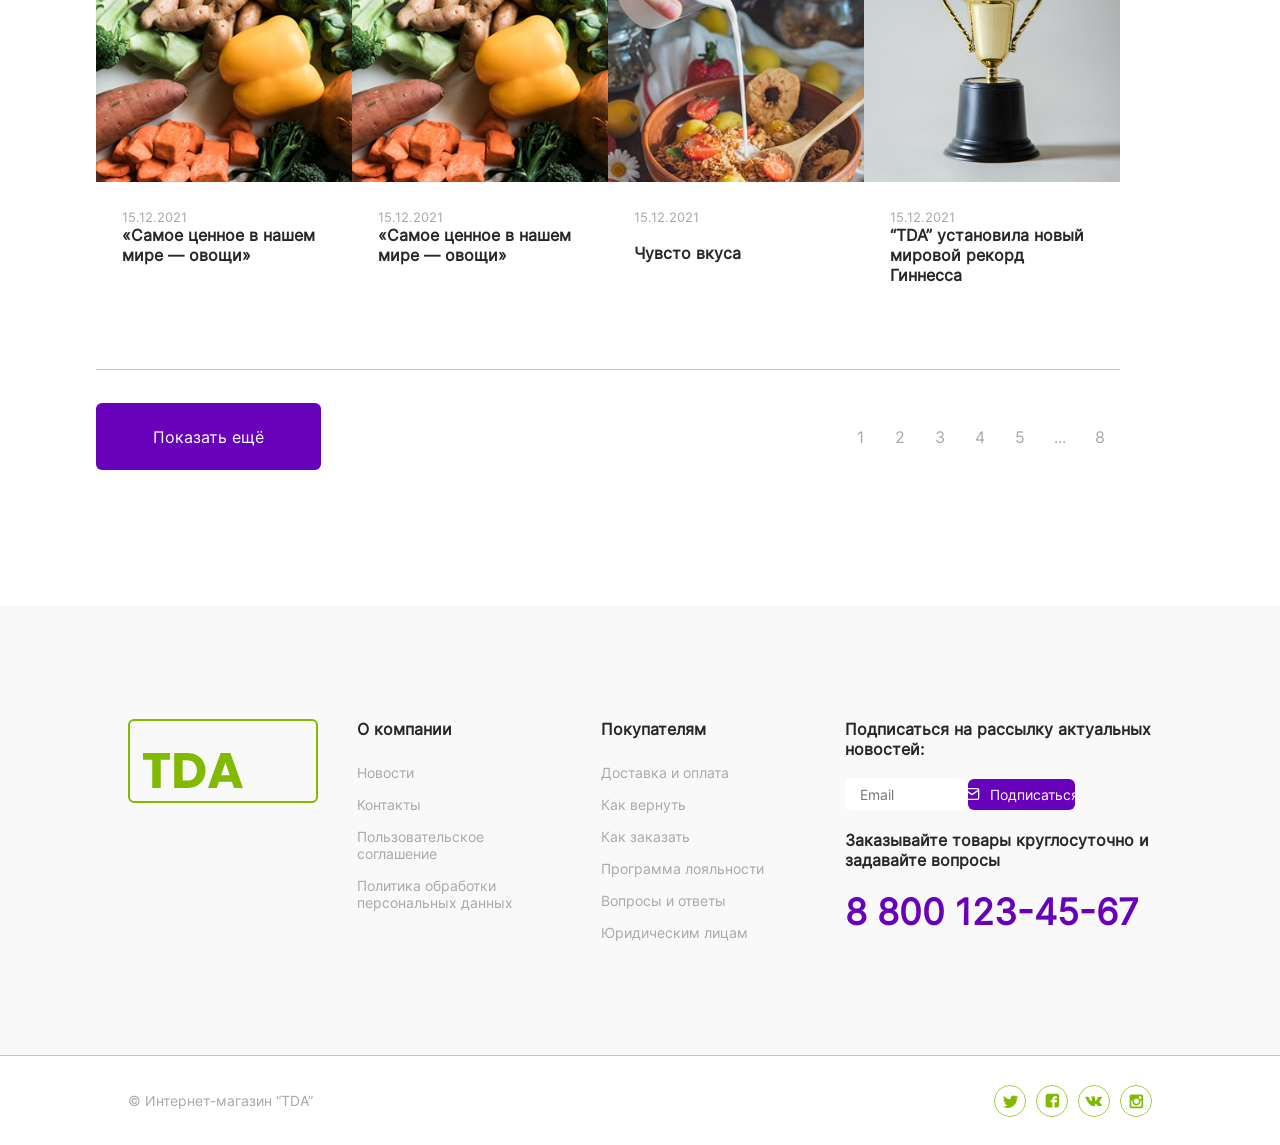
<file: pprostoebaninasral/news/index.html>
<!DOCTYPE html>
<html lang="ru">
<head>
    <meta charset="UTF-8">
    <meta name="viewport" content="width=device-width, initial-scale=1.0">
    <link rel="stylesheet" href="style.css">
    <title>Document</title>
</head>
<body>
    <header>
        <div class="up_section">
            <div class="center">
                <img src="resource/logos/logo.svg" onclick="window.location.href='../main/index.html'" alt="" class="logo">
                <div class="inputButt">
                    <input type="text" placeholder="Поиск">
                    <button><img src="resource/icons/search.svg" alt=""></button>
                </div>
                <div class="mapsStat">
                    <img src="resource/icons/arrow_icon.svg" alt="">
                    <div class="text">
                        <p>Выберите филиал:</p>
                        <div>
                            <p>г. Владивосток</p>
                            <img src="resource/icons/vniz.svg" alt="">
                        </div>
                    </div>
                </div>
                <div class="numberPhone">
                    <img src="resource/icons/call.svg" alt="">
                    <div>
                        <p>+7 (123) 456-78-90</p>
                        <p>+7 (123) 456-78-90</p>
                    </div>
                </div>
                <button class="nepriduma">
                    <img src="resource/icons/mail.svg" alt="">
                    <img src="resource/icons/Line 1.svg" alt="">
                    <p>Написать нам</p>
                </button>

                <div class="tabletShow">
                    <img src="resource/logos/logos_tbalet (3).svg" alt="">
                    <img src="resource/logos/logos_tbalet (4).svg" alt="">
                    <img src="resource/logos/logos_tbalet (1).svg" alt="">
                    <img src="resource/logos/logos_tbalet (2).svg" alt="">
                </div>

                <div class="phoneShow">
                    <img src="resource/logos/logos_tbalet (2).svg" alt="">
                </div>
            </div>
        </div>
        <div class="down">
            <div class="center">
                <button id="catalog">
                    <img src="resource/icons/list.svg" alt="" id="cartinka">
                    <img src="resource/icons/list_active.svg" alt="" id="cartinka2" style="display: none;">
                    <img src="resource/icons/Line 1.svg" alt="">
                    <p>Каталог</p>
                </button>
                <a href="">Молочная продукция</a>
                <a href="">Мясная продукция</a>
                <a href="">Напитки</a>
                <a href="">Бакалея</a>
                <a href="">Грибы</a>
                <a href="">Крупы</a>
                <a href="">Овощи</a>
                <a href="">Ягоды</a>
            </div>
        </div>
    </header>
    <section class="katalog_off" id="katalogoff">
        <div class="center">
            <div class="left_menu">
                <div class="add">
                    <div><a href="" class="menu_item">Новинки</a><img src="resource/icons/left_arrow.svg" alt=""></div>
                    <div><a href="" class="menu_item">Овощи, фрукты, ягоды, зелень, грибы</a><img src="resource/icons/left_arrow.svg" alt=""></div>
                    <div><a href="" class="menu_item">Кулинария</a><img src="resource/icons/left_arrow.svg" alt=""></div>
                    <div><a href="" class="menu_item">Молоко, сыр, яйцо</a><img src="resource/icons/left_arrow.svg" alt=""></div>
                    <div><a href="" class="menu_item">Мясо, птица, колбасы</a><img src="resource/icons/left_arrow.svg" alt=""></div>
                    <div><a href="" class="menu_item">Рыба, икра, морепродукты</a><img src="resource/icons/left_arrow.svg" alt=""></div>
                    <div><a href="" class="menu_item_active">Крупы, масло, консервы, соусы, орехи</a><img src="resource/icons/left_arrow.svg" alt=""></div>
                    <div><a href="" class="menu_item">Вода, соки, напитки</a><img src="resource/icons/left_arrow.svg" alt=""></div>
                    <div><a href="" class="menu_item">Хлеб, хлебцы, выпечка </a><img src="resource/icons/left_arrow.svg" alt=""></div>
                    <div><a href="" class="menu_item">Сладости, торты, пирожные </a><img src="resource/icons/left_arrow.svg" alt=""></div>
                    <div><a href="" class="menu_item">Чай, кофе, какао </a><img src="resource/icons/left_arrow.svg" alt=""></div>
                    <div><a href="" class="menu_item">Детские товары </a><img src="resource/icons/left_arrow.svg" alt=""></div>
                    <div><a href="" class="menu_item">Замороженные продукты, мороженое </a><img src="resource/icons/left_arrow.svg" alt=""></div>
                    <div><a href="" class="menu_item">Здоровое питание </a><img src="resource/icons/left_arrow.svg" alt=""></div>
                </div>
                <div class="palka">
                    <div class="active_palka"></div>
                    <div class="prosto"></div>
                </div>
            </div>
            <div class="right">
                <div class="center_right">
                    <h1>Крупы, масло, консервы, соусы, орехи</h1>
                    <div class="pervie">
                        <div class="first">
                            <h2>Орехи, сухофрукты, семечки</h2>
                            <h2>Макаронные изделия</h2>
                            <div class="napolnenie">
                                <h2>Мука, всё для выпечки</h2>
                                <p>Смеси для выпечки</p>
                                <p>Мука</p>
                                <p>Всё для выпечки</p>
                            </div>
                            <div class="napolnenie">
                                <h2>Соусы, майлонез</h2>
                                <p>Майонез</p>
                                <p>Кетчуп, томатная паста</p>
                                <p>Соусы</p>
                                <p>Заправки для салата</p>
                                <p>Горчица, хрен</p>
                                <p>Уксус</p>
                            </div>
                        </div>
                        <div class="first">
                            <div class="napolnenie">
                                <h2>Растительное масло</h2>
                                <p>Подсолнечное</p>
                                <p>Оливковое</p>
                                <p>Льняное</p>
                                <p>Кукурузное</p>
                                <p>Тыквенное</p>
                                <p>Другие масла</p>
                            </div>
                            <div class="napolnenie">
                                <h2>Сухие завтраки, каши, хлопья</h2>
                                <p>Сухие завтраки</p>
                                <p>Геркулес, хлопья, отруби</p>
                                <p>Гранола, мюсли</p>
                                <p>Каши быстрого приготовления</p>
                                <p>Без сахара</p>
                            </div>
                        </div>
                        <div class="first">
                            <div class="napolnenie">
                                <h2>Крупы, бобовые</h2>
                                <p>Крупы</p>
                                <p>Бобовые</p>
                            </div>
                            <div class="napolnenie">
                                <h2>Консервы, варенье, мёд</h2>
                                <p>Овощные, грибные</p>
                                <p>Оливки, маслины</p>
                                <p>Мясные</p>
                                <p>Рыбные, морепродукты</p>
                                <p>Готовые блюда</p>
                                <p>Мёд</p>
                                <p>Фрукты в сиропе</p>
                                <p>Варенье, джем</p>
                                <p>Сиропы</p>
                                <p>Сгущёнка</p>
                            </div>
                        </div>
                    </div>
                    
                </div>
            </div>
        </div>
    </section>

    <section class="news">
        <div class="center">
            <div class="title">
                <div class="verh">
                    <a href="../main/index.html" class="norm">Главная</a>
                    <img src="resource/Line.svg" alt="">
                    <a href="" class="purp">Новости</a>
                </div>
                <h1>Новости</h1>
            </div>
            <div class="aricles" id="artby">

            </div>
            <div class="butt_">
                <button class="purp">Показать ещё</button>
                <div>
                    <button>1</button>
                    <button>2</button>
                    <button>3</button>
                    <button>4</button>
                    <button>5</button>
                    <button>...</button>
                    <button>8</button>
                </div>
            </div>
        </div>
        <div class="chudo">
            <article>
                <p>1560 Р</p>
                <div>
                    <h6>2</h6>
                </div>
            </article>
            <article>
                <p></p>
                <div></div>
            </article>
            <article>
                <p></p>
                <div></div>
            </article>
        </div>
    </section>

    <footer>
        <div class="verh">
            <div class="center">
                <img src="resource/logos/logo.svg" alt="">
                <ul>
                    <h3>О компании</h3>
                    <a href="">Новости</a>
                    <a href="../contacts/index.html">Контакты</a>
                    <a href="">Пользовательское соглашение</a>
                    <a href="">Политика обработки персональных данных</a>
                </ul>

                <ul>
                    <h3>Покупателям</h3>
                    <a href="">Доставка и оплата</a>
                    <a href="">Как вернуть</a>
                    <a href="">Как заказать</a>
                    <a href="">Программа лояльности</a>
                    <a href="">Вопросы и ответы</a>
                    <a href="">Юридическим лицам</a>
                </ul>

                <div class="dali">
                    <h3>Подписаться на рассылку актуальных новостей:</h3>
                    <div>
                        <input type="text" placeholder="Email">
                        <button><img src="resource/icons/mail.svg" alt=""><img src="resource/icons/Line 1.svg" alt="">Подписаться</button>
                    </div>
                    <h3>Заказывайте товары круглосуточно и задавайте вопросы</h3>
                    <h1>8 800 123-45-67</h1>
                </div>
            </div>
        </div>
        <div class="niz">
            <div class="center">
                <p>© Интернет-магазин “TDA”</p>
                <div>
                    <img src="resource/logos/twitter.svg" alt="">
                    <img src="resource/logos/facebook.svg" alt="">
                    <img src="resource/logos/vk.svg" alt="">
                    <img src="resource/logos/instagramm.svg" alt="">
                </div>
            </div>
        </div>
    </footer>
    <script src="index.js"></script>
</body>
</html>
</file>
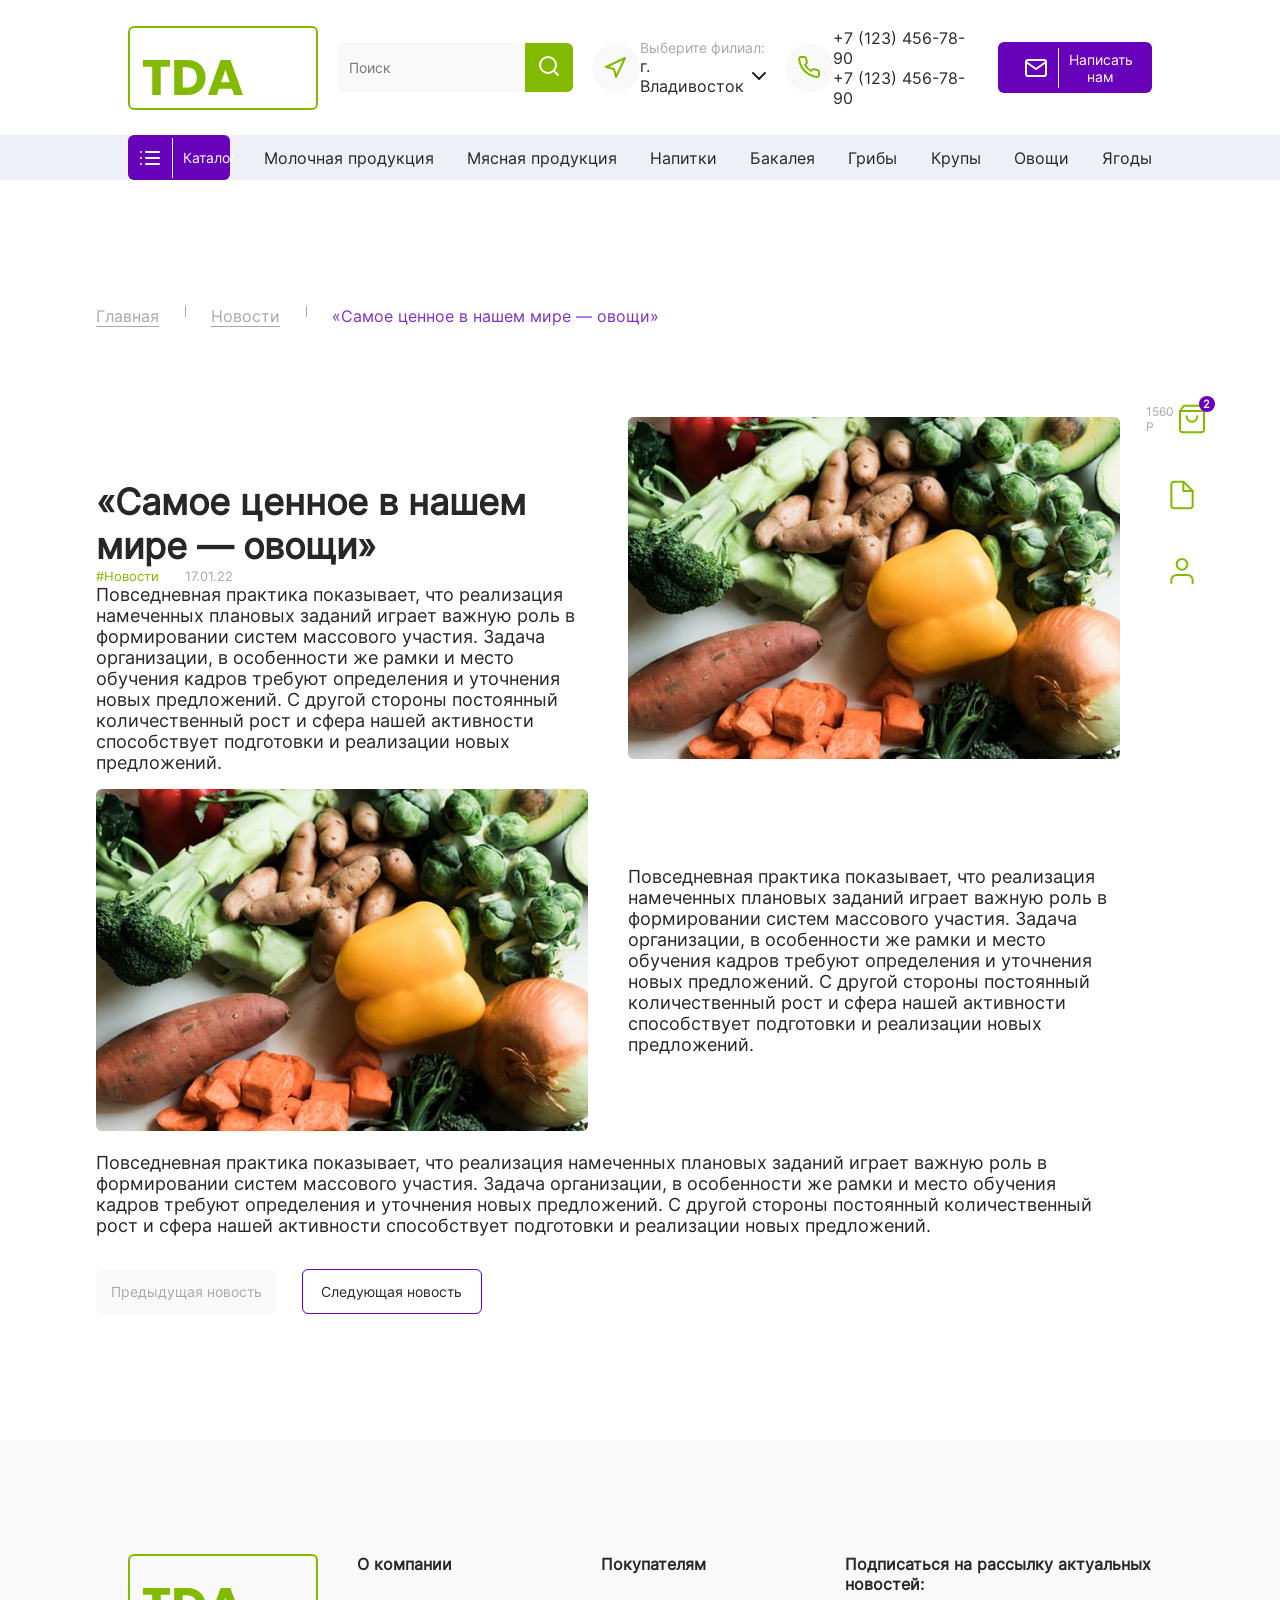
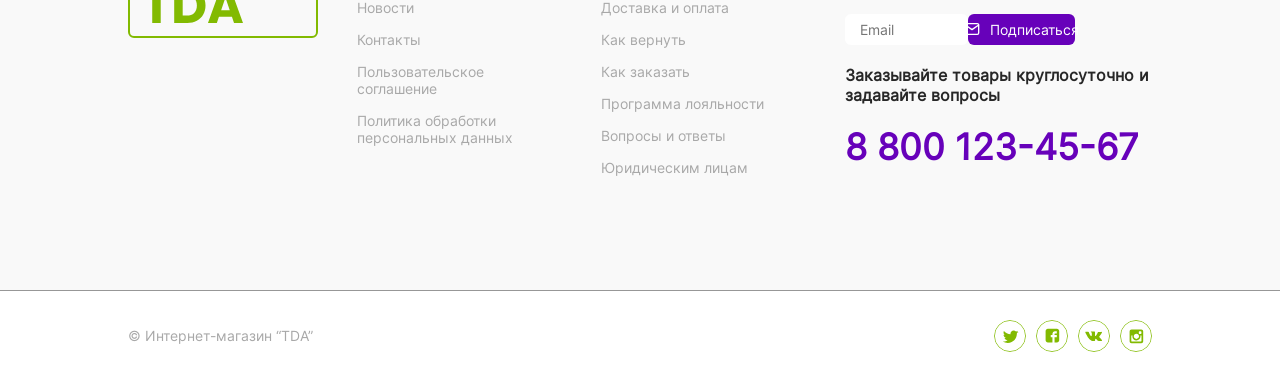
<file: pprostoebaninasral/text/index.html>
<!DOCTYPE html>
<html lang="ru">
<head>
    <meta charset="UTF-8">
    <meta name="viewport" content="width=device-width, initial-scale=1.0">
    <link rel="stylesheet" href="style.css">
    <title>TDA - Ваше Здоровье, Наша Забота</title>
</head>
<body>
    <header>    
        <div class="up_section">
            <div class="center">
                <img src="resource/logos/logo.svg" onclick="window.location.href='../main/index.html'" alt="" class="logo">
                <div class="inputButt">
                    <input type="text" placeholder="Поиск">
                    <button><img src="resource/icons/search.svg" alt=""></button>
                </div>
                <div class="mapsStat">
                    <img src="resource/icons/arrow_icon.svg" alt="">
                    <div class="text">
                        <p>Выберите филиал:</p>
                        <div>
                            <p>г. Владивосток</p>
                            <img src="resource/icons/vniz.svg" alt="">
                        </div>
                    </div>
                </div>
                <div class="numberPhone">
                    <img src="resource/icons/call.svg" alt="">
                    <div>
                        <p>+7 (123) 456-78-90</p>
                        <p>+7 (123) 456-78-90</p>
                    </div>
                </div>
                <button class="nepriduma">
                    <img src="resource/icons/mail.svg" alt="">
                    <img src="resource/icons/Line 1.svg" alt="">
                    <p>Написать нам</p>
                </button>

                <div class="tabletShow">
                    <img src="resource/logos/logos_tbalet (3).svg" alt="">
                    <img src="resource/logos/logos_tbalet (4).svg" alt="">
                    <img src="resource/logos/logos_tbalet (1).svg" alt="">
                    <img src="resource/logos/logos_tbalet (2).svg" alt="">
                </div>

                <div class="phoneShow">
                    <img src="resource/logos/logos_tbalet (2).svg" alt="">
                </div>
            </div>
        </div>
        <div class="down">
            <div class="center">
                <button id="catalog">
                    <img src="resource/icons/list.svg" alt="" class="list active">
                    <img src="resource/icons/list_active.svg" alt="" class="list">
                    <img src="resource/icons/Line 1.svg" alt="">
                    <p>Каталог</p>
                </button>
                <a href="">Молочная продукция</a>
                <a href="">Мясная продукция</a>
                <a href="">Напитки</a>
                <a href="">Бакалея</a>
                <a href="">Грибы</a>
                <a href="">Крупы</a>
                <a href="">Овощи</a>
                <a href="">Ягоды</a>
            </div>
        </div>
    </header>
    <section class="katalog_off" id="katalogoff">
        <div class="center">
            <div class="left_menu">
                <div class="add">
                    <div><a href="" class="menu_item">Новинки</a><img src="resource/icons/left_arrow.svg" alt=""></div>
                    <div><a href="" class="menu_item">Овощи, фрукты, ягоды, зелень, грибы</a><img src="resource/icons/left_arrow.svg" alt=""></div>
                    <div><a href="" class="menu_item">Кулинария</a><img src="resource/icons/left_arrow.svg" alt=""></div>
                    <div><a href="" class="menu_item">Молоко, сыр, яйцо</a><img src="resource/icons/left_arrow.svg" alt=""></div>
                    <div><a href="" class="menu_item">Мясо, птица, колбасы</a><img src="resource/icons/left_arrow.svg" alt=""></div>
                    <div><a href="" class="menu_item">Рыба, икра, морепродукты</a><img src="resource/icons/left_arrow.svg" alt=""></div>
                    <div><a href="" class="menu_item_active">Крупы, масло, консервы, соусы, орехи</a><img src="resource/icons/left_arrow.svg" alt=""></div>
                    <div><a href="" class="menu_item">Вода, соки, напитки</a><img src="resource/icons/left_arrow.svg" alt=""></div>
                    <div><a href="" class="menu_item">Хлеб, хлебцы, выпечка </a><img src="resource/icons/left_arrow.svg" alt=""></div>
                    <div><a href="" class="menu_item">Сладости, торты, пирожные </a><img src="resource/icons/left_arrow.svg" alt=""></div>
                    <div><a href="" class="menu_item">Чай, кофе, какао </a><img src="resource/icons/left_arrow.svg" alt=""></div>
                    <div><a href="" class="menu_item">Детские товары </a><img src="resource/icons/left_arrow.svg" alt=""></div>
                    <div><a href="" class="menu_item">Замороженные продукты, мороженое </a><img src="resource/icons/left_arrow.svg" alt=""></div>
                    <div><a href="" class="menu_item">Здоровое питание </a><img src="resource/icons/left_arrow.svg" alt=""></div>
                </div>
                <div class="palka">
                    <div class="active_palka"></div>
                    <div class="prosto"></div>
                </div>
            </div>
            <div class="right">
                <div class="center_right">
                    <h1>Крупы, масло, консервы, соусы, орехи</h1>
                    <div class="pervie">
                        <div class="first">
                            <h2>Орехи, сухофрукты, семечки</h2>
                            <h2>Макаронные изделия</h2>
                            <div class="napolnenie">
                                <h2>Мука, всё для выпечки</h2>
                                <p>Смеси для выпечки</p>
                                <p>Мука</p>
                                <p>Всё для выпечки</p>
                            </div>
                            <div class="napolnenie">
                                <h2>Соусы, майлонез</h2>
                                <p>Майонез</p>
                                <p>Кетчуп, томатная паста</p>
                                <p>Соусы</p>
                                <p>Заправки для салата</p>
                                <p>Горчица, хрен</p>
                                <p>Уксус</p>
                            </div>
                        </div>
                        <div class="first">
                            <div class="napolnenie">
                                <h2>Растительное масло</h2>
                                <p>Подсолнечное</p>
                                <p>Оливковое</p>
                                <p>Льняное</p>
                                <p>Кукурузное</p>
                                <p>Тыквенное</p>
                                <p>Другие масла</p>
                            </div>
                            <div class="napolnenie">
                                <h2>Сухие завтраки, каши, хлопья</h2>
                                <p>Сухие завтраки</p>
                                <p>Геркулес, хлопья, отруби</p>
                                <p>Гранола, мюсли</p>
                                <p>Каши быстрого приготовления</p>
                                <p>Без сахара</p>
                            </div>
                        </div>
                        <div class="first">
                            <div class="napolnenie">
                                <h2>Крупы, бобовые</h2>
                                <p>Крупы</p>
                                <p>Бобовые</p>
                            </div>
                            <div class="napolnenie">
                                <h2>Консервы, варенье, мёд</h2>
                                <p>Овощные, грибные</p>
                                <p>Оливки, маслины</p>
                                <p>Мясные</p>
                                <p>Рыбные, морепродукты</p>
                                <p>Готовые блюда</p>
                                <p>Мёд</p>
                                <p>Фрукты в сиропе</p>
                                <p>Варенье, джем</p>
                                <p>Сиропы</p>
                                <p>Сгущёнка</p>
                            </div>
                        </div>
                    </div>
                    
                </div>
            </div>
        </div>
    </section>

    <section>
        <div class="center">
            <div class="title_text">
                <a href="../main/index.html" class="norm">Главная</a>
                <img src="resource/Line.svg" alt="">
                <a href="../news/index.html" class="norm">Новости </a>
                <img src="resource/Line.svg" alt="">
                <a href="../text/index.html" class="purp">«Самое ценное в нашем мире — овощи»</a>
            </div>
            <div class="first">
                <div class="cheto">
                    <h1>«Самое ценное в нашем мире — овощи»</h1>
                    <div>
                        <p>#Новости</p>
                        <p>17.01.22</p>
                    </div>
                    <p>Повседневная практика показывает, что реализация намеченных плановых заданий играет важную роль в формировании систем массового участия. Задача организации, в особенности же рамки и место обучения кадров требуют определения и уточнения новых предложений. С другой стороны постоянный количественный рост и сфера нашей активности способствует подготовки и реализации новых предложений.</p>
                </div>
                <img src="resource/img.png" alt="">
            </div>
            <div class="second">
                <img src="resource/img.png" alt="">
                <p>Повседневная практика показывает, что реализация намеченных плановых заданий играет важную роль в формировании систем массового участия. Задача организации, в особенности же рамки и место обучения кадров требуют определения и уточнения новых предложений. С другой стороны постоянный количественный рост и сфера нашей активности способствует подготовки и реализации новых предложений.</p>
            </div>

            <div class="third">
                <p>Повседневная практика показывает, что реализация намеченных плановых заданий играет важную роль в формировании систем массового участия. Задача организации, в особенности же рамки и место обучения кадров требуют определения и уточнения новых предложений. С другой стороны постоянный количественный рост и сфера нашей активности способствует подготовки и реализации новых предложений.</p>
                <div>
                    <button>Предыдущая новость</button>
                    <button>Следующая новость</button>
                </div>
            </div>
        </div>
        <div class="chudo">
            <article>
                <p>1560 Р</p>
                <div>
                    <h6>2</h6>
                </div>
            </article>
            <article>
                <p></p>
                <div></div>
            </article>
            <article>
                <p></p>
                <div></div>
            </article>
        </div>
    </section>

    <footer>
        <div class="verh">
            <div class="center">
                <img src="resource/logos/logo.svg" alt="">
                <ul>
                    <h3>О компании</h3>
                    <a href="../news/index.html">Новости</a>
                    <a href="../contacts/index.html">Контакты</a>
                    <a href="">Пользовательское соглашение</a>
                    <a href="">Политика обработки персональных данных</a>
                </ul>

                <ul>
                    <h3>Покупателям</h3>
                    <a href="">Доставка и оплата</a>
                    <a href="">Как вернуть</a>
                    <a href="">Как заказать</a>
                    <a href="">Программа лояльности</a>
                    <a href="">Вопросы и ответы</a>
                    <a href="">Юридическим лицам</a>
                </ul>

                <div class="dali">
                    <h3>Подписаться на рассылку актуальных новостей:</h3>
                    <div>
                        <input type="text" placeholder="Email">
                        <button><img src="resource/icons/mail.svg" alt=""><img src="resource/icons/Line 1.svg" alt="">Подписаться</button>
                    </div>
                    <h3>Заказывайте товары круглосуточно и задавайте вопросы</h3>
                    <h1>8 800 123-45-67</h1>
                </div>
            </div>
        </div>
        <div class="niz">
            <div class="center">
                <p>© Интернет-магазин “TDA”</p>
                <div>
                    <img src="resource/logos/twitter.svg" alt="">
                    <img src="resource/logos/facebook.svg" alt="">
                    <img src="resource/logos/vk.svg" alt="">
                    <img src="resource/logos/instagramm.svg" alt="">
                </div>
            </div>
        </div>
    </footer>
    <script src="index.js"></script>
</body>
</html>
</file>
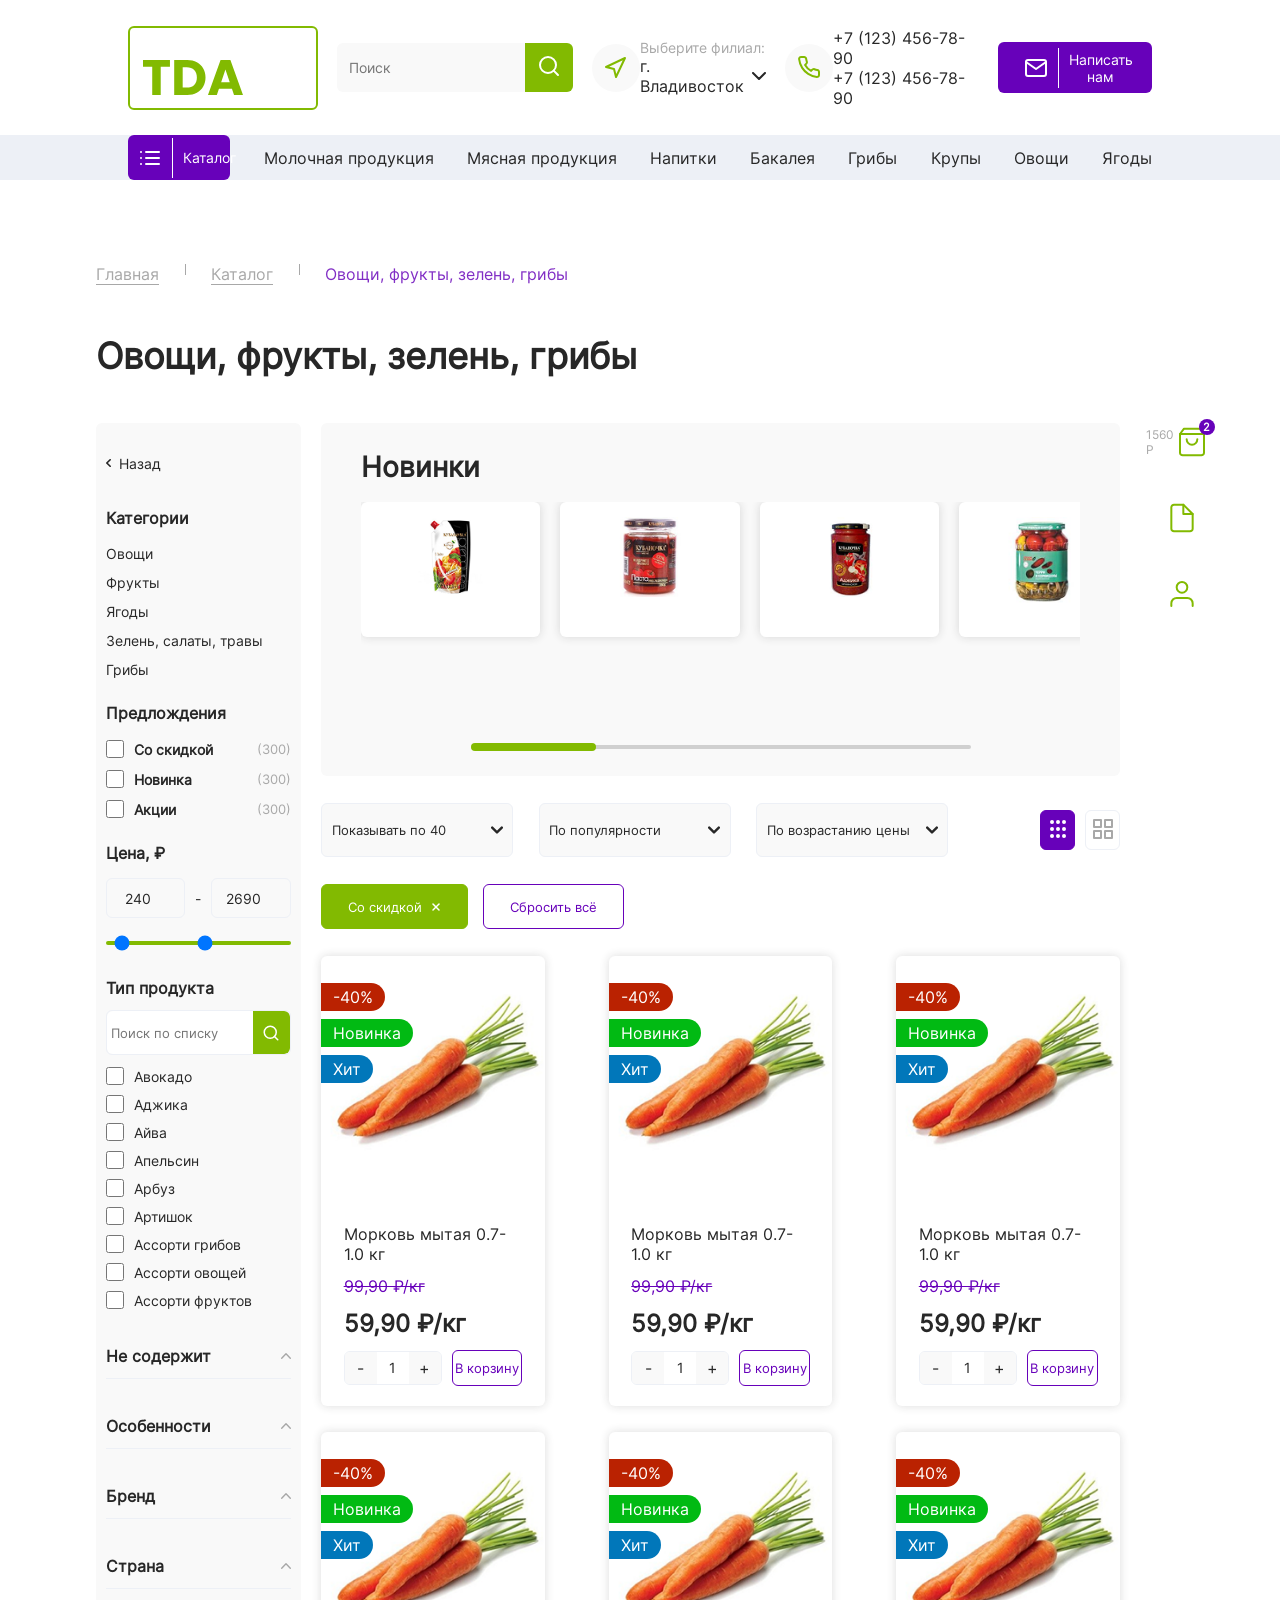
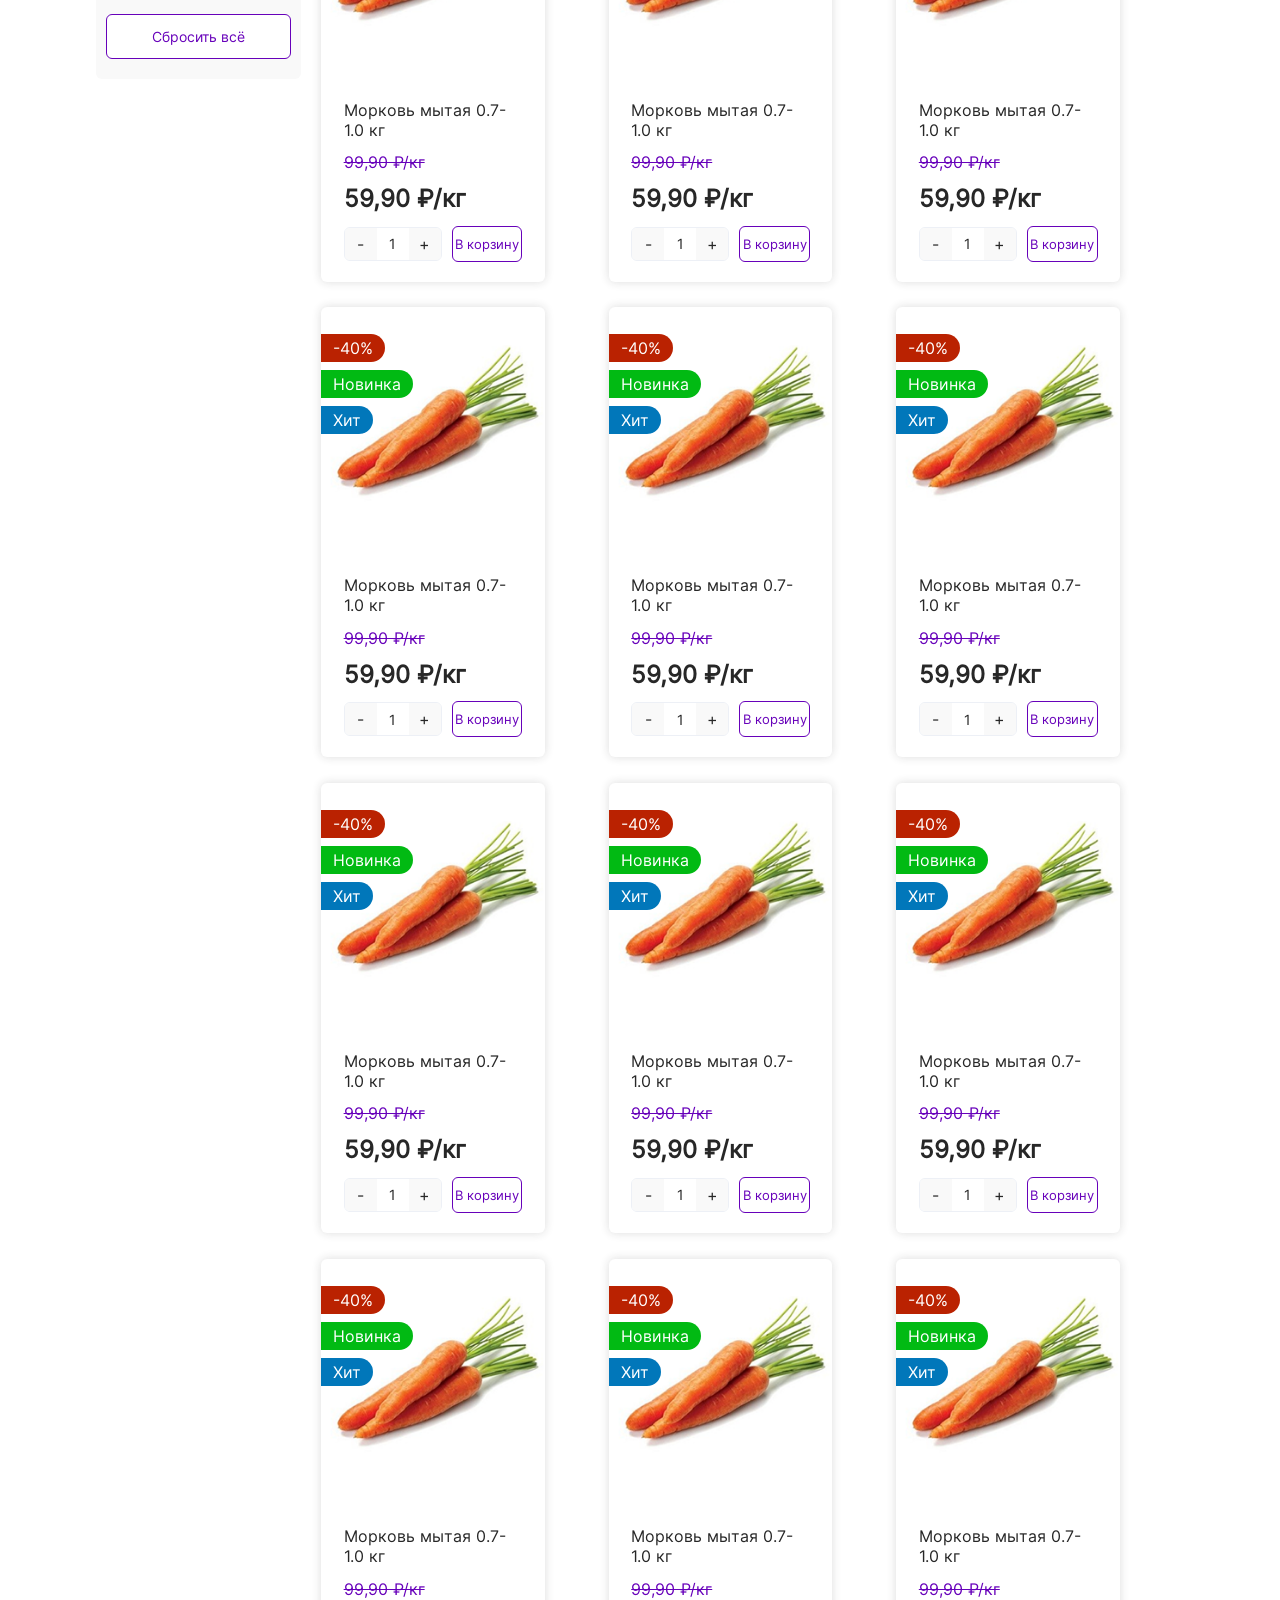
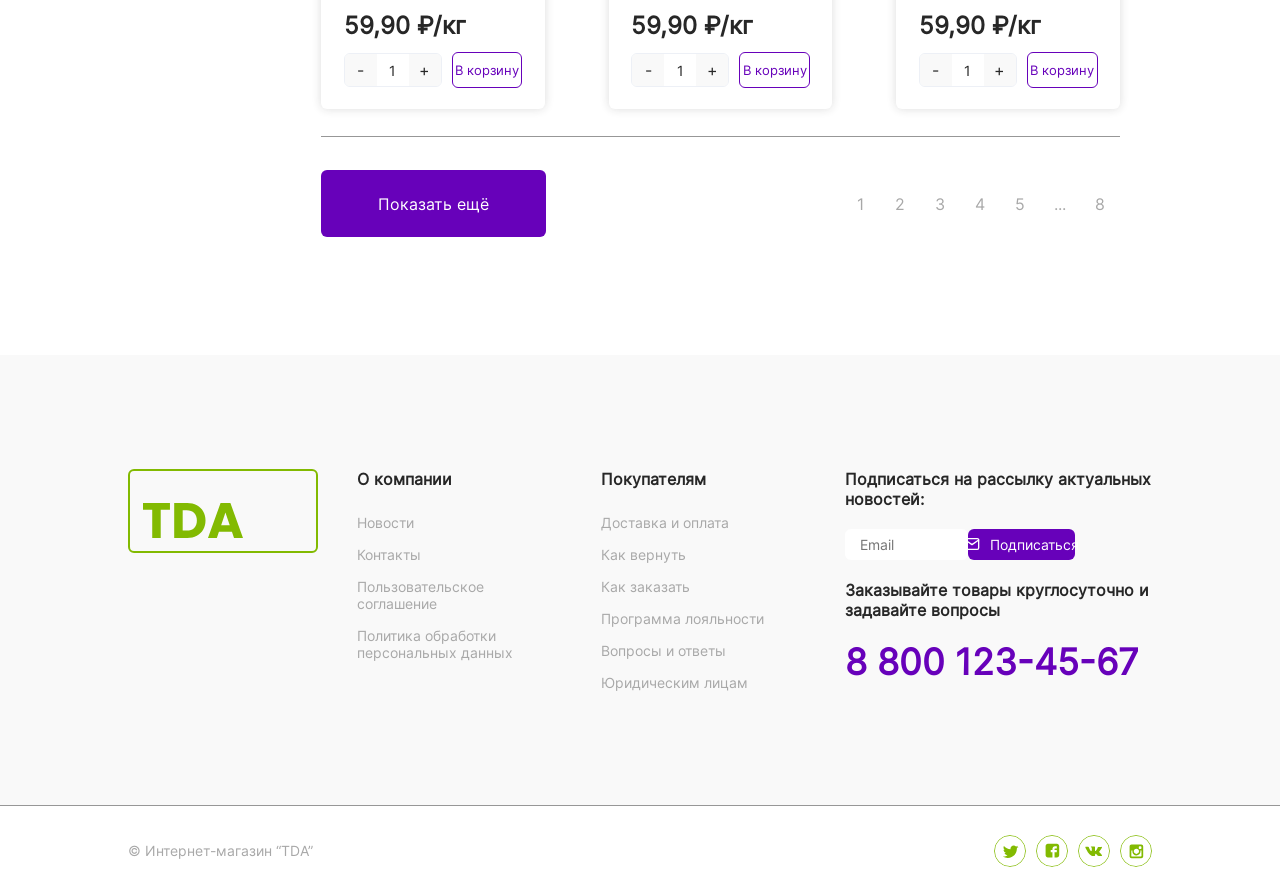
<file: pprostoebaninasral/vejetables/index.html>
<!DOCTYPE html>
<html lang="ru">
<head>
    <meta charset="UTF-8">
    <meta name="viewport" content="width=device-width, initial-scale=1.0">
    <link rel="stylesheet" href="style.css">
    <title>TDA - Ваше Здоровье, Наша Забота</title>
</head>
<body>
    <header>    
        <div class="up_section">
            <div class="center">
                <img src="resource/logos/logo.svg" onclick="window.location.href='../main/index.html'" alt="" class="logo">
                <div class="inputButt">
                    <input type="text" placeholder="Поиск">
                    <button><img src="resource/icons/search.svg" alt=""></button>
                </div>
                <div class="mapsStat">
                    <img src="resource/icons/arrow_icon.svg" alt="">
                    <div class="text">
                        <p>Выберите филиал:</p>
                        <div>
                            <p>г. Владивосток</p>
                            <img src="resource/icons/vniz.svg" alt="">
                        </div>
                    </div>
                </div>
                <div class="numberPhone">
                    <img src="resource/icons/call.svg" alt="">
                    <div>
                        <p>+7 (123) 456-78-90</p>
                        <p>+7 (123) 456-78-90</p>
                    </div>
                </div>
                <button class="nepriduma">
                    <img src="resource/icons/mail.svg" alt="">
                    <img src="resource/icons/Line 1.svg" alt="">
                    <p>Написать нам</p>
                </button>

                <div class="tabletShow">
                    <img src="resource/logos/logos_tbalet (3).svg" alt="">
                    <img src="resource/logos/logos_tbalet (4).svg" alt="">
                    <img src="resource/logos/logos_tbalet (1).svg" alt="">
                    <img src="resource/logos/logos_tbalet (2).svg" alt="">
                </div>

                <div class="phoneShow">
                    <img src="resource/logos/logos_tbalet (2).svg" alt="">
                </div>
            </div>
        </div>
        <div class="down">
            <div class="center">
                <button id="catalog">
                    <img src="resource/icons/list.svg" alt="" class="list active">
                    <img src="resource/icons/list_active.svg" alt="" class="list">
                    <img src="resource/icons/Line 1.svg" alt="">
                    <p>Каталог</p>
                </button>
                <a href="">Молочная продукция</a>
                <a href="">Мясная продукция</a>
                <a href="">Напитки</a>
                <a href="">Бакалея</a>
                <a href="">Грибы</a>
                <a href="">Крупы</a>
                <a href="">Овощи</a>
                <a href="">Ягоды</a>
            </div>
        </div>
    </header>
    <section class="katalog_off" id="katalogoff">
        <div class="center">
            <div class="left_menu">
                <div class="add">
                    <div><a href="" class="menu_item">Новинки</a><img src="resource/icons/left_arrow.svg" alt=""></div>
                    <div><a href="" class="menu_item">Овощи, фрукты, ягоды, зелень, грибы</a><img src="resource/icons/left_arrow.svg" alt=""></div>
                    <div><a href="" class="menu_item">Кулинария</a><img src="resource/icons/left_arrow.svg" alt=""></div>
                    <div><a href="" class="menu_item">Молоко, сыр, яйцо</a><img src="resource/icons/left_arrow.svg" alt=""></div>
                    <div><a href="" class="menu_item">Мясо, птица, колбасы</a><img src="resource/icons/left_arrow.svg" alt=""></div>
                    <div><a href="" class="menu_item">Рыба, икра, морепродукты</a><img src="resource/icons/left_arrow.svg" alt=""></div>
                    <div><a href="" class="menu_item_active">Крупы, масло, консервы, соусы, орехи</a><img src="resource/icons/left_arrow.svg" alt=""></div>
                    <div><a href="" class="menu_item">Вода, соки, напитки</a><img src="resource/icons/left_arrow.svg" alt=""></div>
                    <div><a href="" class="menu_item">Хлеб, хлебцы, выпечка </a><img src="resource/icons/left_arrow.svg" alt=""></div>
                    <div><a href="" class="menu_item">Сладости, торты, пирожные </a><img src="resource/icons/left_arrow.svg" alt=""></div>
                    <div><a href="" class="menu_item">Чай, кофе, какао </a><img src="resource/icons/left_arrow.svg" alt=""></div>
                    <div><a href="" class="menu_item">Детские товары </a><img src="resource/icons/left_arrow.svg" alt=""></div>
                    <div><a href="" class="menu_item">Замороженные продукты, мороженое </a><img src="resource/icons/left_arrow.svg" alt=""></div>
                    <div><a href="" class="menu_item">Здоровое питание </a><img src="resource/icons/left_arrow.svg" alt=""></div>
                </div>
                <div class="palka">
                    <div class="active_palka"></div>
                    <div class="prosto"></div>
                </div>
            </div>
            <div class="right">
                <div class="center_right">
                    <h1>Крупы, масло, консервы, соусы, орехи</h1>
                    <div class="pervie">
                        <div class="first">
                            <h2>Орехи, сухофрукты, семечки</h2>
                            <h2>Макаронные изделия</h2>
                            <div class="napolnenie">
                                <h2>Мука, всё для выпечки</h2>
                                <p>Смеси для выпечки</p>
                                <p>Мука</p>
                                <p>Всё для выпечки</p>
                            </div>
                            <div class="napolnenie">
                                <h2>Соусы, майлонез</h2>
                                <p>Майонез</p>
                                <p>Кетчуп, томатная паста</p>
                                <p>Соусы</p>
                                <p>Заправки для салата</p>
                                <p>Горчица, хрен</p>
                                <p>Уксус</p>
                            </div>
                        </div>
                        <div class="first">
                            <div class="napolnenie">
                                <h2>Растительное масло</h2>
                                <p>Подсолнечное</p>
                                <p>Оливковое</p>
                                <p>Льняное</p>
                                <p>Кукурузное</p>
                                <p>Тыквенное</p>
                                <p>Другие масла</p>
                            </div>
                            <div class="napolnenie">
                                <h2>Сухие завтраки, каши, хлопья</h2>
                                <p>Сухие завтраки</p>
                                <p>Геркулес, хлопья, отруби</p>
                                <p>Гранола, мюсли</p>
                                <p>Каши быстрого приготовления</p>
                                <p>Без сахара</p>
                            </div>
                        </div>
                        <div class="first">
                            <div class="napolnenie">
                                <h2>Крупы, бобовые</h2>
                                <p>Крупы</p>
                                <p>Бобовые</p>
                            </div>
                            <div class="napolnenie">
                                <h2>Консервы, варенье, мёд</h2>
                                <p>Овощные, грибные</p>
                                <p>Оливки, маслины</p>
                                <p>Мясные</p>
                                <p>Рыбные, морепродукты</p>
                                <p>Готовые блюда</p>
                                <p>Мёд</p>
                                <p>Фрукты в сиропе</p>
                                <p>Варенье, джем</p>
                                <p>Сиропы</p>
                                <p>Сгущёнка</p>
                            </div>
                        </div>
                    </div>
                    
                </div>
            </div>
        </div>
    </section>

    <section>
        <div class="center">
            <div class="title_text">
                <a href="../main/index.html" class="norm">Главная</a>
                <img src="resource/Line.svg" alt="">
                <a href="../razdel/inde.html" class="norm">Каталог </a>
                <img src="resource/Line.svg" alt="">
                <a href="../text/index.html" class="purp">Овощи, фрукты, зелень, грибы</a>
            </div>
            <div class="cherevichka">
                <h1>Овощи, фрукты, зелень, грибы</h1>
                <div class="tabletVision">
                    <img src="resource/nazad.svg" alt="">
                    <p>Назад</p>
                </div>
            </div>
            <div class="fotTablet_Mobile">
                <div class="ZAE">
                    <button><img src="resource/filters.svg" alt=""></button>
                    <a href="">Фильтр</a>
                </div>                
                <div class="phoneVision">
                    <img src="resource/nazad.svg" alt="">
                    <p>Назад</p>
                </div>
            </div>
            <div class="mesivo">
                <div class="left">
                    <div class="center">
                        <div class="down">
                            <div>
                                <img src="resource/nazad.svg" alt="">
                                <p>Назад</p>
                            </div>
                        </div>
                        <div class="category">
                            <h6>Категории</h6>
                            <a href="">Овощи</a>
                            <a href="">Фрукты</a>
                            <a href="">Ягоды</a>
                            <a href="">Зелень, салаты, травы</a>
                            <a href="">Грибы</a>
                        </div>
                        <div class="special">
                            <h4>Предлождения</h4>
                            <div>
                                <input type="checkbox" id="saleInput">
                                <h6>Со скидкой</h6>
                                <p>(300)</p>
                            </div>
                            <div>
                                <input type="checkbox" id="newsInput">
                                <h6>Новинка</h6>
                                <p>(300)</p>
                            </div>
                            <div>
                                <input type="checkbox" id="specInput">
                                <h6>Акции</h6>
                                <p>(300)</p>
                            </div>
                        </div>
                        <div class="price_filter">
                            <h3>Цена, ₽</h3>
                            
                            <div class="price_input_">
                                <div class="input">
                                    <input type="number" class="min-input" value="240">
                                </div>
                                <p>-</p>
                                <div class="input">
                                    <input type="number" class="max-input" value="2690">
                                </div>
                            </div>

                            <div class="slider_price">
                                <div class="price_pipka"></div>
                                <input type="range" class="min_range" min="0" max="5000" value="240" step="10">
                                <input type="range" class="max_range" min="0" max="5000" value="2690" step="10">
                            </div>
                        </div>
                        <div class="type_produ">
                            <h6>Тип продукта</h6>
                            <div class="search_list">
                                <input type="text" placeholder="Поиск по списку">
                                <button><img src="resource/icons/search.svg" alt=""></button>
                            </div>
                            <div class="names_pos">
                                <div class="left_pos">
                                    <div>
                                        <input type="checkbox" name="" id="">
                                        <p>Авокадо</p>
                                    </div>
                                    <div>
                                        <input type="checkbox" name="" id="">
                                        <p>Аджика</p>
                                    </div>
                                    <div>
                                        <input type="checkbox" name="" id="">
                                        <p>Айва</p>
                                    </div>
                                    <div>
                                        <input type="checkbox" name="" id="">
                                        <p>Апельсин</p>
                                    </div>
                                    <div>
                                        <input type="checkbox" name="" id="">
                                        <p>Арбуз</p>
                                    </div>
                                    <div>
                                        <input type="checkbox" name="" id="">
                                        <p>Артишок</p>
                                    </div>
                                    <div>
                                        <input type="checkbox" name="" id="">
                                        <p>Ассорти грибов</p>
                                    </div>
                                    <div>
                                        <input type="checkbox" name="" id="">
                                        <p>Ассорти овощей</p>
                                    </div>
                                    <div>
                                        <input type="checkbox" name="" id="">
                                        <p>Ассорти фруктов</p>
                                    </div>
                                </div>
                            </div>
                        </div>
                        <div class="typical">
                            <h3>Не содержит</h3>
                            <img src="resource/Vector.svg" alt="">
                        </div>
                        <div class="typical">
                            <h3>Особенности</h3>
                            <img src="resource/Vector.svg" alt="">
                        </div>
                        <div class="typical">
                            <h3>Бренд</h3>
                            <img src="resource/Vector.svg" alt="">
                        </div>
                        <div class="typical">
                            <h3>Страна</h3>
                            <img src="resource/Vector.svg" alt="">
                        </div>
                        <button class="alldown">Сбросить всё</button>
                    </div>
                </div>
                <div class="right">
                    <div class="cartoshka">
                        <div class="center_2">
                            <h3>Новинки</h3>
                            <div class="chertopolox" id="carousel_track">
                                
                            </div>
                            <div class="scroll_barr">
                                <div class="scroll_tap"></div>
                            </div>
                        </div>
                    </div>
                    <div class="down">
                        <div class="up_up">
                            <div class="verh1">
                                <button><p>Показывать по 40</p><img src="resource/ya_uje_plachu/down.svg" alt=""></button>
                                <button><p>По популярности</p><img src="resource/ya_uje_plachu/down.svg" alt=""></button>
                                <button><p>По возрастанию цены</p><img src="resource/ya_uje_plachu/down.svg" alt=""></button>
                            </div>
                            <div class="verh2">
                                <button><img src="resource/ya_uje_plachu/more-vertical.svg" alt=""></button>
                                <button><img src="resource/ya_uje_plachu/grid.svg" alt=""></button>
                            </div>
                        </div>
                        <div class="up_down">
                            <button>Со скидкой<img src="resource/ya_uje_plachu/x.svg" alt=""></button>
                            <button>Сбросить всё</button>
                        </div>
                        <div class="cartochki" id="carts_e">
                            
                        </div>
                        <div class="butt_">
                            <button class="purp">Показать ещё</button>
                            <div>
                                <button>1</button>
                                <button>2</button>
                                <button>3</button>
                                <button>4</button>
                                <button>5</button>
                                <button>...</button>
                                <button>8</button>
                            </div>
                        </div>
                    </div>
                </div>
            </div>

        </div>
        <div class="chudo">
            <article>
                <p>1560 Р</p>
                <div>
                    <h6>2</h6>
                </div>
            </article>
            <article>
                <p></p>
                <div></div>
            </article>
            <article>
                <p></p>
                <div></div>
            </article>
        </div>
    </section>

    <footer>
        <div class="verh">
            <div class="center">
                <img src="resource/logos/logo.svg" alt="">
                <ul>
                    <h3>О компании</h3>
                    <a href="../news/index.html">Новости</a>
                    <a href="../contacts/index.html">Контакты</a>
                    <a href="">Пользовательское соглашение</a>
                    <a href="">Политика обработки персональных данных</a>
                </ul>

                <ul>
                    <h3>Покупателям</h3>
                    <a href="">Доставка и оплата</a>
                    <a href="">Как вернуть</a>
                    <a href="">Как заказать</a>
                    <a href="">Программа лояльности</a>
                    <a href="">Вопросы и ответы</a>
                    <a href="">Юридическим лицам</a>
                </ul>

                <div class="dali">
                    <h3>Подписаться на рассылку актуальных новостей:</h3>
                    <div>
                        <input type="text" placeholder="Email">
                        <button><img src="resource/icons/mail.svg" alt=""><img src="resource/icons/Line 1.svg" alt="">Подписаться</button>
                    </div>
                    <h3>Заказывайте товары круглосуточно и задавайте вопросы</h3>
                    <h1>8 800 123-45-67</h1>
                </div>
            </div>
        </div>
        <div class="niz">
            <div class="center">
                <p>© Интернет-магазин “TDA”</p>
                <div>
                    <img src="resource/logos/twitter.svg" alt="">
                    <img src="resource/logos/facebook.svg" alt="">
                    <img src="resource/logos/vk.svg" alt="">
                    <img src="resource/logos/instagramm.svg" alt="">
                </div>
            </div>
        </div>
    </footer>
    <script src="index.js"></script>
</body>
</html>
</file>
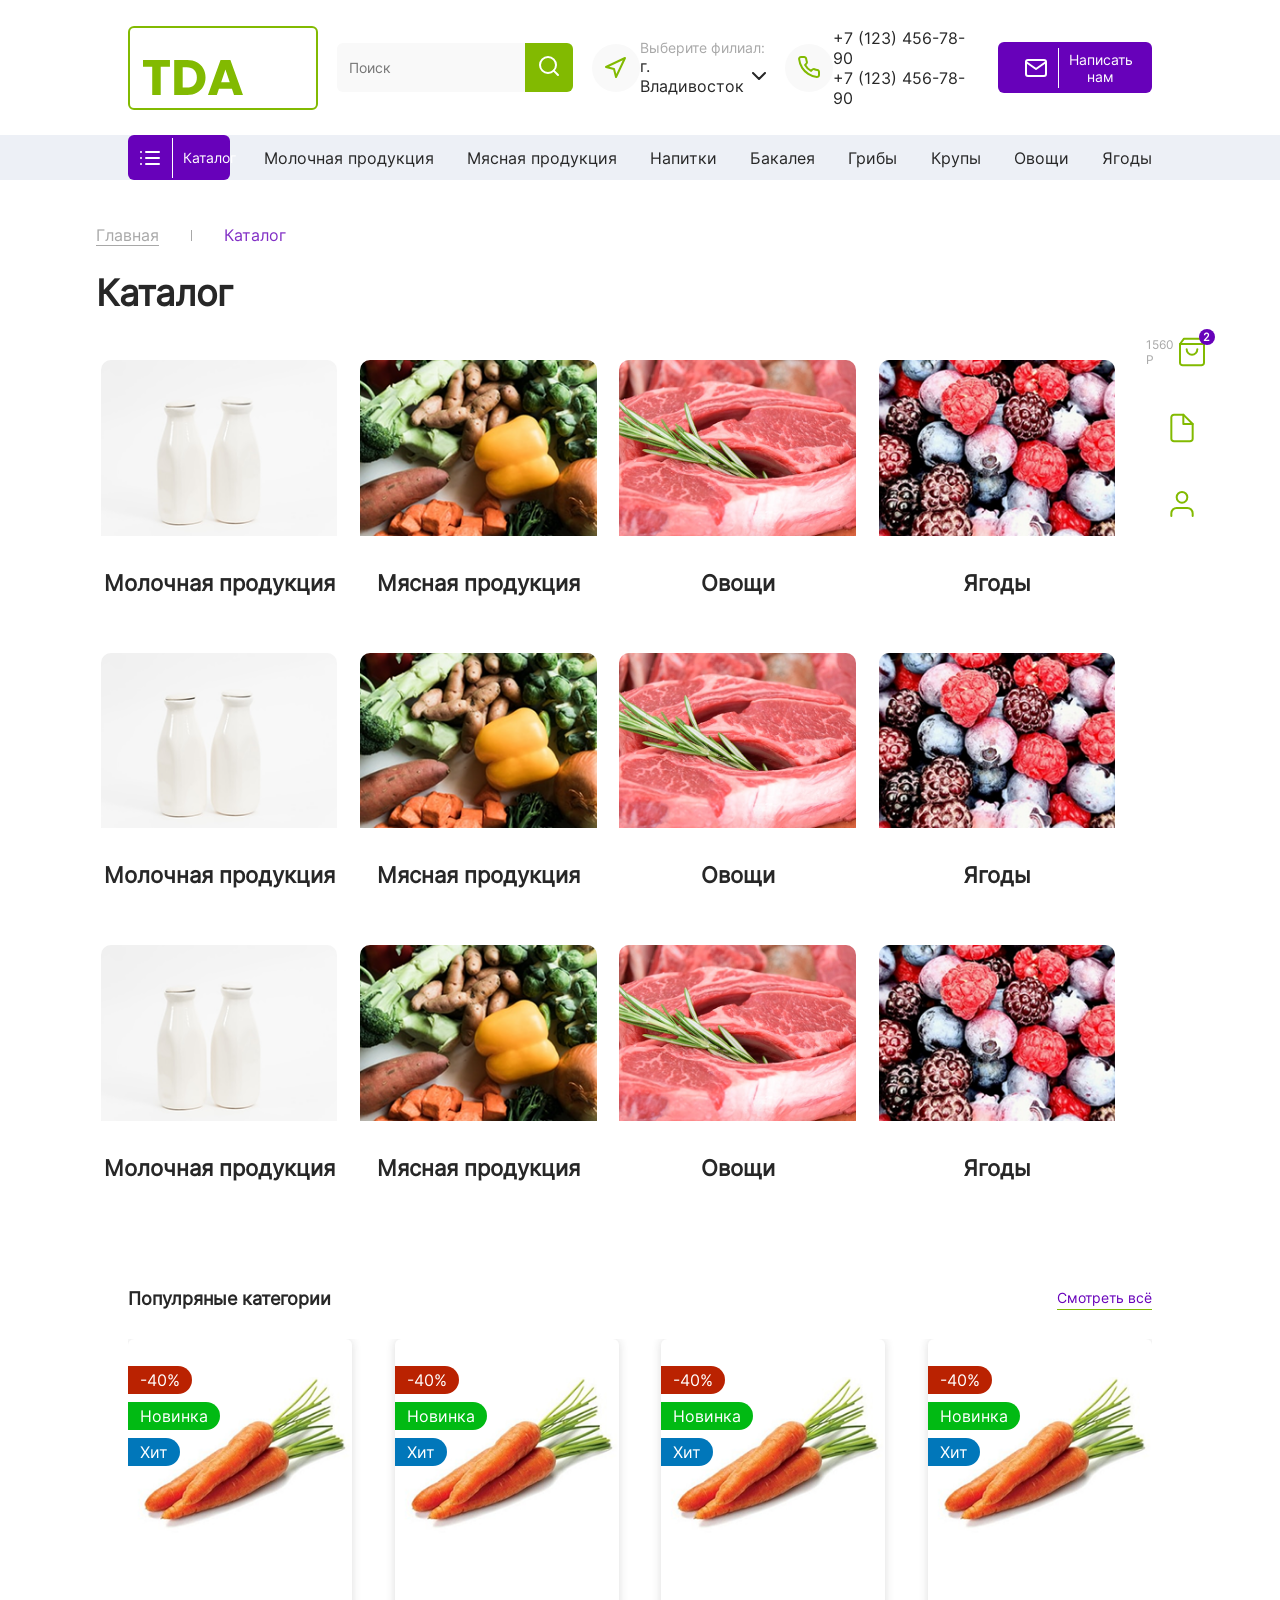
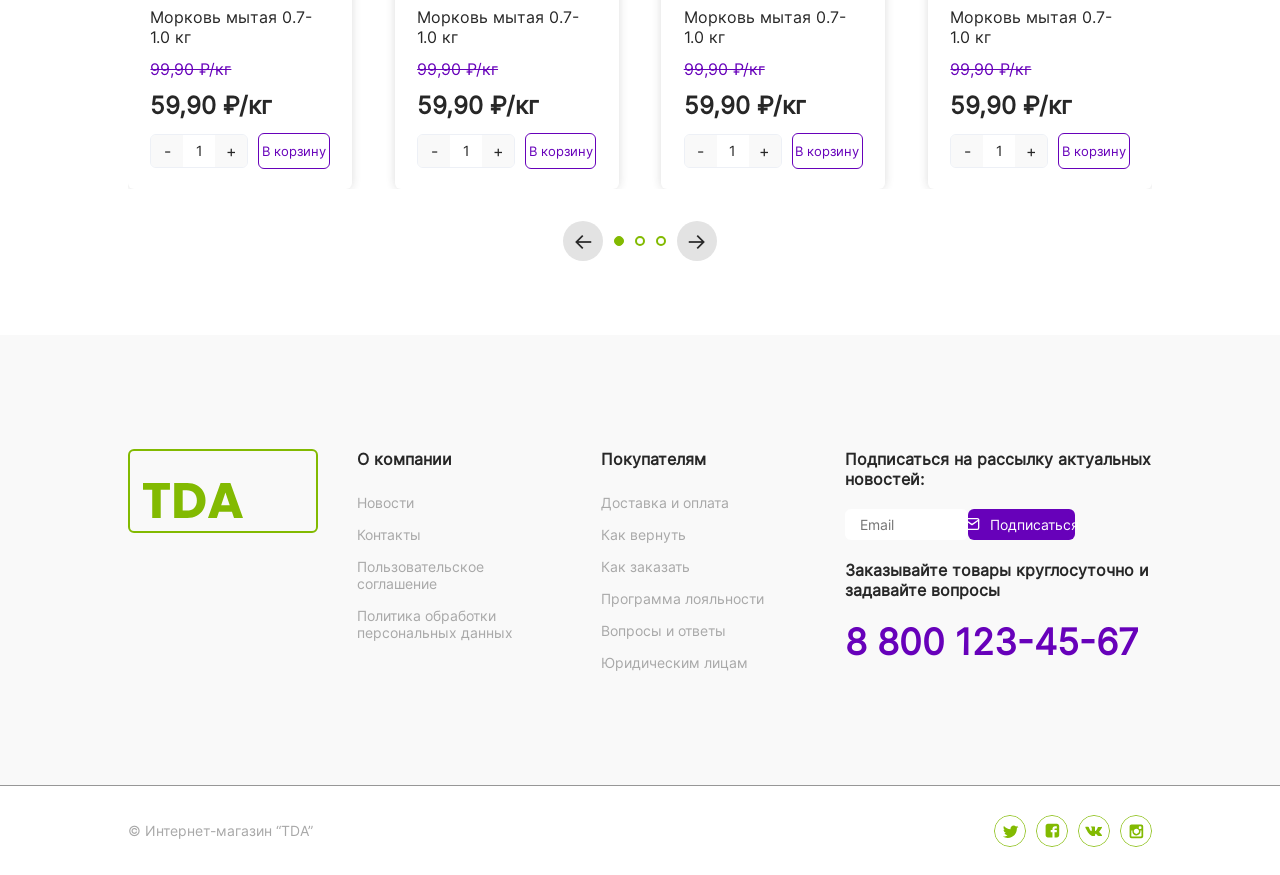
<file: pprostoebaninasral/razdel/inde.html>
<!DOCTYPE html>
<html lang="en">
<head>
    <meta charset="UTF-8">
    <meta name="viewport" content="width=device-width, initial-scale=1.0">
    <link rel="stylesheet" href="style.css">
    <title>Document</title>
</head>
<body>
    <header>
        <div class="up_section">
            <div class="center">
                <img src="resource/logos/logo.svg" onclick="window.location.href='../main/index.html'" alt="" class="logo">
                <div class="inputButt">
                    <input type="text" placeholder="Поиск">
                    <button><img src="resource/icons/search.svg" alt=""></button>
                </div>
                <div class="mapsStat">
                    <img src="resource/icons/arrow_icon.svg" alt="">
                    <div class="text">
                        <p>Выберите филиал:</p>
                        <div>
                            <p>г. Владивосток</p>
                            <img src="resource/icons/vniz.svg" alt="">
                        </div>
                    </div>
                </div>
                <div class="numberPhone">
                    <img src="resource/icons/call.svg" alt="">
                    <div>
                        <p>+7 (123) 456-78-90</p>
                        <p>+7 (123) 456-78-90</p>
                    </div>
                </div>
                <button class="nepriduma">
                    <img src="resource/icons/mail.svg" alt="">
                    <img src="resource/icons/Line 1.svg" alt="">
                    <p>Написать нам</p>
                </button>

                <div class="tabletShow">
                    <img src="resource/logos/logos_tbalet (3).svg" alt="">
                    <img src="resource/logos/logos_tbalet (4).svg" alt="">
                    <img src="resource/logos/logos_tbalet (1).svg" alt="">
                    <img src="resource/logos/logos_tbalet (2).svg" alt="">
                </div>

                <div class="phoneShow">
                    <img src="resource/logos/logos_tbalet (2).svg" alt="">
                </div>
            </div>
        </div>
        <div class="down">
            <div class="center">
                <button id="catalog">
                    <img src="resource/icons/list.svg" alt="" id="cartinka">
                    <img src="resource/icons/list_active.svg" alt="" id="cartinka2" style="display: none;">
                    <img src="resource/icons/Line 1.svg" alt="">
                    <p>Каталог</p>
                </button>
                <a href="">Молочная продукция</a>
                <a href="">Мясная продукция</a>
                <a href="">Напитки</a>
                <a href="">Бакалея</a>
                <a href="">Грибы</a>
                <a href="">Крупы</a>
                <a href="">Овощи</a>
                <a href="">Ягоды</a>
            </div>
        </div>
    </header>
    <section class="katalog_off" id="katalogoff">
        <div class="center">
            <div class="left_menu">
                <div class="add">
                    <div><a href="" class="menu_item">Новинки</a><img src="resource/icons/left_arrow.svg" alt=""></div>
                    <div><a href="" class="menu_item">Овощи, фрукты, ягоды, зелень, грибы</a><img src="resource/icons/left_arrow.svg" alt=""></div>
                    <div><a href="" class="menu_item">Кулинария</a><img src="resource/icons/left_arrow.svg" alt=""></div>
                    <div><a href="" class="menu_item">Молоко, сыр, яйцо</a><img src="resource/icons/left_arrow.svg" alt=""></div>
                    <div><a href="" class="menu_item">Мясо, птица, колбасы</a><img src="resource/icons/left_arrow.svg" alt=""></div>
                    <div><a href="" class="menu_item">Рыба, икра, морепродукты</a><img src="resource/icons/left_arrow.svg" alt=""></div>
                    <div><a href="" class="menu_item_active">Крупы, масло, консервы, соусы, орехи</a><img src="resource/icons/left_arrow.svg" alt=""></div>
                    <div><a href="" class="menu_item">Вода, соки, напитки</a><img src="resource/icons/left_arrow.svg" alt=""></div>
                    <div><a href="" class="menu_item">Хлеб, хлебцы, выпечка </a><img src="resource/icons/left_arrow.svg" alt=""></div>
                    <div><a href="" class="menu_item">Сладости, торты, пирожные </a><img src="resource/icons/left_arrow.svg" alt=""></div>
                    <div><a href="" class="menu_item">Чай, кофе, какао </a><img src="resource/icons/left_arrow.svg" alt=""></div>
                    <div><a href="" class="menu_item">Детские товары </a><img src="resource/icons/left_arrow.svg" alt=""></div>
                    <div><a href="" class="menu_item">Замороженные продукты, мороженое </a><img src="resource/icons/left_arrow.svg" alt=""></div>
                    <div><a href="" class="menu_item">Здоровое питание </a><img src="resource/icons/left_arrow.svg" alt=""></div>
                </div>
                <div class="palka">
                    <div class="active_palka"></div>
                    <div class="prosto"></div>
                </div>
            </div>
            <div class="right">
                <div class="center_right">
                    <h1>Крупы, масло, консервы, соусы, орехи</h1>
                    <div class="pervie">
                        <div class="first">
                            <h2>Орехи, сухофрукты, семечки</h2>
                            <h2>Макаронные изделия</h2>
                            <div class="napolnenie">
                                <h2>Мука, всё для выпечки</h2>
                                <p>Смеси для выпечки</p>
                                <p>Мука</p>
                                <p>Всё для выпечки</p>
                            </div>
                            <div class="napolnenie">
                                <h2>Соусы, майлонез</h2>
                                <p>Майонез</p>
                                <p>Кетчуп, томатная паста</p>
                                <p>Соусы</p>
                                <p>Заправки для салата</p>
                                <p>Горчица, хрен</p>
                                <p>Уксус</p>
                            </div>
                        </div>
                        <div class="first">
                            <div class="napolnenie">
                                <h2>Растительное масло</h2>
                                <p>Подсолнечное</p>
                                <p>Оливковое</p>
                                <p>Льняное</p>
                                <p>Кукурузное</p>
                                <p>Тыквенное</p>
                                <p>Другие масла</p>
                            </div>
                            <div class="napolnenie">
                                <h2>Сухие завтраки, каши, хлопья</h2>
                                <p>Сухие завтраки</p>
                                <p>Геркулес, хлопья, отруби</p>
                                <p>Гранола, мюсли</p>
                                <p>Каши быстрого приготовления</p>
                                <p>Без сахара</p>
                            </div>
                        </div>
                        <div class="first">
                            <div class="napolnenie">
                                <h2>Крупы, бобовые</h2>
                                <p>Крупы</p>
                                <p>Бобовые</p>
                            </div>
                            <div class="napolnenie">
                                <h2>Консервы, варенье, мёд</h2>
                                <p>Овощные, грибные</p>
                                <p>Оливки, маслины</p>
                                <p>Мясные</p>
                                <p>Рыбные, морепродукты</p>
                                <p>Готовые блюда</p>
                                <p>Мёд</p>
                                <p>Фрукты в сиропе</p>
                                <p>Варенье, джем</p>
                                <p>Сиропы</p>
                                <p>Сгущёнка</p>
                            </div>
                        </div>
                    </div>
                    
                </div>
            </div>
        </div>
    </section>

    <section class="slider">
        <div class="center">
            <div class="title">
                <div class="verh">
                    <a href="../main/index.html" class="norm">Главная</a>
                    <img src="resource/Line.svg" alt="">
                    <a href="" class="purp">Каталог</a>
                </div>
                <h1>Каталог</h1>
            </div>
            <div class="aricles" id="articles"></div>
            <p id="posmotret">Показать ещё</p>
        </div>
        <div class="chudo">
            <article>
                <p>1560 Р</p>
                <div>
                    <h6>2</h6>
                </div>
            </article>
            <article>
                <p></p>
                <div></div>
            </article>
            <article>
                <p></p>
                <div></div>
            </article>
        </div>
    </section>
    
    <section class="katalog_proce">
        <div class="center">
            <div class="title">
                <h1>Популряные категории</h1>
                <a href="">Смотреть всё</a>
            </div>
            <div class="carts_e" id="carts_e">
 
            </div>
            <div class="wow">
                <button id="down_butt">←</button>
                <div class="rounds active"></div>
                <div class="rounds"></div>
                <div class="rounds"></div>
                <button id="up_butt">→</button>
            </div>
        </div>
    </section>

    <footer>
        <div class="verh">
            <div class="center">
                <img src="resource/logos/logo.svg" alt="">
                <ul>
                    <h3>О компании</h3>
                    <a href="../news/index.html">Новости</a>
                    <a href="../contacts/index.html">Контакты</a>
                    <a href="">Пользовательское соглашение</a>
                    <a href="">Политика обработки персональных данных</a>
                </ul>

                <ul>
                    <h3>Покупателям</h3>
                    <a href="">Доставка и оплата</a>
                    <a href="">Как вернуть</a>
                    <a href="">Как заказать</a>
                    <a href="">Программа лояльности</a>
                    <a href="">Вопросы и ответы</a>
                    <a href="">Юридическим лицам</a>
                </ul>

                <div class="dali">
                    <h3>Подписаться на рассылку актуальных новостей:</h3>
                    <div>
                        <input type="text" placeholder="Email">
                        <button><img src="resource/icons/mail.svg" alt=""><img src="resource/icons/Line 1.svg" alt="">Подписаться</button>
                    </div>
                    <h3>Заказывайте товары круглосуточно и задавайте вопросы</h3>
                    <h1>8 800 123-45-67</h1>
                </div>
            </div>
        </div>
        <div class="niz">
            <div class="center">
                <p>© Интернет-магазин “TDA”</p>
                <div>
                    <img src="resource/logos/twitter.svg" alt="">
                    <img src="resource/logos/facebook.svg" alt="">
                    <img src="resource/logos/vk.svg" alt="">
                    <img src="resource/logos/instagramm.svg" alt="">
                </div>
            </div>
        </div>
    </footer>
    <script src="index.js"></script>
</body>
</html>
</file>
<file: pprostoebaninasral/contacts/style.css>
* {
  margin: 0%;
  padding: 0%;
  box-sizing: border-box;
}

@font-face {
  font-family: "inter-regular";
  src: url("./fonts/Inter-Regular.otf") format("opentype");
}
:root {
  --text-black: #272727;
  --text-gray: #A8A8A8;
  --green: #82BA01;
  --green-hover: #9eca36;
  --white: #ffffff;
  --bg-wgray: #F9F9F9;
  --plashka-gray: #EDF0F6;
  --purple: #6701BA;
  --purple-hover: #812ec5;
  --shadow: #979797;
  --vh-for: 15vh;
}

header {
  width: 100%;
  height: 20vh;
  display: flex;
  flex-direction: column;
  justify-content: center;
  align-items: center;
}
header .up_section {
  width: 100%;
  height: 15vh;
  display: flex;
  justify-content: center;
  align-items: center;
}
header .up_section .center {
  width: 80%;
  height: 90%;
  display: flex;
  flex-direction: row;
  justify-content: space-between;
  align-items: center;
}
header .up_section .center .inputButt {
  width: 23%;
  height: 40%;
  display: flex;
  flex-direction: row;
}
header .up_section .center .inputButt input {
  width: 80%;
  height: 100%;
  background: var(--bg-wgray);
  border-top-left-radius: 6px;
  border-bottom-left-radius: 6px;
  border-style: none;
  padding: 5%;
  color: var(--text-gray);
  font-family: "inter-regular";
  font-size: 14px;
}
header .up_section .center .inputButt button {
  width: 20%;
  height: 100%;
  background: var(--green);
  border-top-right-radius: 6px;
  border-bottom-right-radius: 6px;
  border-style: none;
  transition: 0.5s all ease;
}
header .up_section .center .inputButt button:hover {
  background: var(--green-hover);
}
header .up_section .center .mapsStat {
  width: 17%;
  height: 100%;
  display: flex;
  flex-direction: row;
  justify-content: space-between;
  align-items: center;
}
header .up_section .center .mapsStat .text {
  width: auto;
  display: flex;
  flex-direction: column;
  justify-content: space-between;
  align-items: flex-start;
}
header .up_section .center .mapsStat .text p {
  color: var(--text-gray);
  font-family: "inter-regular";
  font-size: 14px;
}
header .up_section .center .mapsStat .text div {
  display: flex;
  flex-direction: row;
  justify-content: space-between;
  align-items: center;
  gap: 5px;
}
header .up_section .center .mapsStat .text div p {
  color: var(--text-black);
  font-family: "inter-regular";
  font-size: 16px;
}
header .up_section .center .numberPhone {
  width: 19%;
  height: 80%;
  display: flex;
  flex-direction: row;
  justify-content: space-between;
  align-items: center;
}
header .up_section .center .numberPhone div {
  width: auto;
  display: flex;
  flex-direction: column;
  justify-content: space-between;
  align-items: flex-start;
}
header .up_section .center .numberPhone div p {
  color: var(--text-black);
  font-family: "inter-regular";
  font-size: 16px;
}
header .up_section .center .nepriduma {
  width: 15%;
  height: 10%;
  display: flex;
  flex-direction: row;
  justify-content: space-between;
  align-items: center;
  padding: 2.5%;
  gap: 10px;
  border-style: none;
  border-radius: 6px;
  background: var(--purple);
  transition: 0.5s all ease;
}
header .up_section .center .nepriduma p {
  color: var(--white);
  font-family: "inter-regular";
  font-size: 14px;
}
header .up_section .center .nepriduma:hover {
  background: var(--purple-hover);
  box-shadow: 0px 5px 10px var(--shadow);
}
header .up_section .center .tabletShow {
  display: none;
}
header .up_section .center .phoneShow {
  display: none;
}
header .down {
  width: 100%;
  height: 5vh;
  display: flex;
  justify-content: center;
  align-items: center;
  background: var(--plashka-gray);
}
header .down .center {
  width: 80%;
  height: 100%;
  display: flex;
  flex-direction: row;
  justify-content: space-between;
  align-items: center;
}
header .down .center button {
  width: 10%;
  height: 100%;
  background: var(--purple);
  transition: 0.5s all ease;
  display: flex;
  flex-direction: row;
  justify-content: space-between;
  align-items: center;
  padding: 1%;
  gap: 10px;
  cursor: pointer;
  border-style: none;
  border-radius: 6px;
}
header .down .center button .list {
  display: none;
}
header .down .center button .list.active {
  display: flex;
}
header .down .center button div {
  height: 100%;
  border-left: 1px solide var(--white);
}
header .down .center button p {
  color: var(--white);
  font-family: "inter-regular";
  font-size: 14px;
}
header .down .center button:hover {
  background: var(--purple-hover);
}
header .down .center a {
  color: var(--text-black);
  font-family: "inter-regular";
  font-size: 16px;
  text-decoration: none;
  transition: 0.5s all ease;
}
header .down .center a:hover {
  color: var(--text-gray);
}

.katalog_off {
  width: 100%;
  height: 80vh;
  display: none;
  justify-content: center;
  align-items: center;
  overflow: hidden;
}
.katalog_off .center {
  width: 80%;
  height: 80%;
  display: flex;
  flex-direction: row;
  justify-content: space-between;
  align-items: center;
}
.katalog_off .center .left_menu {
  width: 20%;
  height: 100%;
  display: flex;
  flex-direction: row;
  justify-content: space-between;
  align-items: center;
}
.katalog_off .center .left_menu .add {
  width: 80%;
  height: 100%;
  display: flex;
  flex-direction: column;
  justify-content: space-between;
  align-items: flex-start;
}
.katalog_off .center .left_menu .add div {
  width: 100%;
  display: flex;
  flex-direction: row;
  justify-content: space-between;
  align-items: flex-start;
}
.katalog_off .center .left_menu .add div .menu_item_active {
  color: var(--purple);
  font-family: "inter-regular";
  font-weight: bold;
  font-size: 16px;
  text-decoration: none;
}
.katalog_off .center .left_menu .add div .menu_item {
  color: var(--text-black);
  font-family: "inter-regular";
  font-weight: bold;
  font-size: 16px;
  text-decoration: none;
}
.katalog_off .center .left_menu .palka {
  width: 1px;
  height: 100%;
  display: flex;
  flex-direction: column;
  justify-content: space-between;
  align-items: center;
}
.katalog_off .center .left_menu .palka .active_palka {
  width: 300%;
  height: 20%;
  background: var(--green);
  border-radius: 100px;
  cursor: pointer;
}
.katalog_off .center .left_menu .palka .prosto {
  width: 100%;
  height: 80%;
  background: var(--text-gray);
}
.katalog_off .center .right {
  width: 80%;
  height: 100%;
  display: flex;
  justify-content: center;
  align-items: center;
}
.katalog_off .center .right .center_right {
  width: 90%;
  height: 90%;
  display: flex;
  flex-direction: column;
  justify-content: space-between;
  align-items: flex-start;
}
.katalog_off .center .right .center_right h1 {
  color: var(--text-black);
  font-family: "inter-regular";
  font-weight: bold;
  font-size: 36px;
  text-decoration: none;
}
.katalog_off .center .right .center_right .pervie {
  width: 100%;
  height: 80%;
  display: flex;
  flex-direction: row;
  justify-content: space-between;
  align-items: center;
}
.katalog_off .center .right .center_right .pervie .first {
  width: 30%;
  height: 100%;
  display: flex;
  flex-direction: column;
  justify-content: space-between;
  align-items: flex-start;
}
.katalog_off .center .right .center_right .pervie .first h2 {
  cursor: pointer;
  color: var(--text-black);
  font-family: "inter-regular";
  font-weight: bold;
  font-size: 16px;
  text-decoration: none;
  margin-bottom: 5%;
}
.katalog_off .center .right .center_right .pervie .first .napolnenie {
  width: 100%;
  height: min-content;
  display: flex;
  flex-direction: column;
  justify-content: space-between;
  align-items: flex-start;
}
.katalog_off .center .right .center_right .pervie .first .napolnenie p {
  cursor: pointer;
  color: var(--text-gray);
  font-family: "inter-regular";
  line-height: 25px;
  font-size: 16px;
  transition: 0.5s all ease;
}
.katalog_off .center .right .center_right .pervie .first .napolnenie p:hover {
  color: var(--text-black);
}

section {
  width: 100%;
  height: 200vh;
  display: flex;
  justify-content: center;
  align-items: center;
}
section .center {
  width: 80%;
  height: 90%;
  display: flex;
  flex-direction: column;
  justify-content: space-between;
  align-items: flex-start;
}
section .center .title_text {
  width: auto;
  height: 10vh;
  display: flex;
  justify-content: flex-start;
  align-items: center;
  gap: 2vw;
}
section .center .title_text .norm {
  color: var(--text-gray);
  font-family: "inter-regular";
  font-size: 16px;
  text-decoration: none;
  border-bottom: 1px solid var(--text-gray);
}
section .center .title_text .purp {
  color: var(--purple-hover);
  font-family: "inter-regular";
  font-size: 16px;
  text-decoration: none;
}
section .center h1 {
  color: var(--text-black);
  font-family: "inter-regular";
  font-weight: bolder;
  font-size: 36px;
  text-decoration: none;
}
section .center .verh_buttons {
  width: 70%;
  height: 10vh;
  display: flex;
  flex-direction: row;
  justify-content: space-between;
  align-items: center;
}
section .center .verh_buttons button {
  width: 30%;
  height: 100%;
  display: flex;
  justify-content: center;
  align-items: center;
  border-style: none;
  border: 1px solid var(--purple);
  background: var(--white);
  border-radius: 6px;
  color: var(--text-black);
  font-family: "inter-regular";
  font-size: 14px;
  cursor: pointer;
  transition: 0.5s all ease;
}
section .center .verh_buttons button:hover {
  box-shadow: 0px 5px 10px var(--shadow);
  transform: translateY(-5px);
}
section .center .verh_buttons button:focus {
  color: var(--white);
  border: 0px solid var(--purple);
  background: var(--purple);
}
section .center iframe {
  width: 100%;
  height: 40vh;
  border-radius: 6px;
}
section .center .cartochki {
  width: 100%;
  height: 20vh;
  display: flex;
  flex-direction: row;
  justify-content: space-between;
  align-items: center;
}
section .center .cartochki article {
  width: 22%;
  height: 100%;
  display: flex;
  flex-direction: column;
  justify-content: center;
  align-items: flex-start;
  padding: 2%;
  gap: 2vh;
  background: var(--bg-wgray);
  border: 1px solid rgba(39, 39, 39, 0);
  transition: 0.5s all ease;
}
section .center .cartochki article h3 {
  color: var(--text-black);
  font-family: "inter-regular";
  font-weight: bolder;
  font-size: 14px;
}
section .center .cartochki article p {
  color: var(--text-gray);
  font-family: "inter-regular";
  font-size: 14px;
}
section .center .cartochki article:hover {
  border: 1px solid var(--text-gray);
  box-shadow: 0px 5px 20px #d4d4d4;
  transform: translateY(-5px);
}
section .center .info {
  width: 100%;
  height: 80vh;
  display: flex;
  flex-direction: row;
  justify-content: space-between;
  align-items: center;
}
section .center .info .req {
  width: 44%;
  height: 80%;
  display: flex;
  flex-direction: column;
  justify-content: space-between;
  align-items: flex-start;
}
section .center .info .req h2 {
  color: var(--text-black);
  font-family: "inter-regular";
  font-weight: bolder;
  font-size: 24px;
  text-decoration: none;
  margin-bottom: 10px;
}
section .center .info .req article {
  width: 100%;
  height: 10%;
  display: flex;
  flex-direction: row;
  justify-content: space-between;
  align-items: center;
  padding: 2%;
  background: var(--bg-wgray);
}
section .center .info .req article p {
  color: var(--text-black);
  font-family: "inter-regular";
  font-size: 14px;
}
section .center .info .req article:nth-child(odd) {
  background: var(--white);
}
section .center .info .contac {
  width: 44%;
  height: 80%;
  display: flex;
  flex-direction: row;
  flex-wrap: wrap;
  justify-content: space-between;
  align-items: flex-start;
}
section .center .info .contac h2 {
  width: 100%;
  display: flex;
  justify-content: flex-start;
  align-items: center;
  color: var(--text-black);
  font-family: "inter-regular";
  font-weight: bolder;
  font-size: 24px;
  text-decoration: none;
  margin-bottom: 10px;
}
section .center .info .contac .input_text {
  width: 48%;
  height: auto;
  display: flex;
  flex-direction: column;
  justify-content: space-between;
  align-items: flex-start;
}
section .center .info .contac .input_text p {
  color: #52575D;
  font-family: "inter-regular";
  font-size: 14px;
  margin-bottom: 2vh;
}
section .center .info .contac .input_text input {
  width: 100%;
  height: 7vh;
  display: flex;
  justify-content: center;
  align-items: flex-start;
  background: var(--bg-wgray);
  color: var(--text-gray);
  font-family: "inter-regular";
  font-size: 14px;
  border-style: none;
  border-radius: 6px;
  padding: 5%;
}
section .center .info .contac .input_textA {
  width: 100%;
  height: auto;
  display: flex;
  flex-direction: column;
  justify-content: space-between;
  align-items: flex-start;
}
section .center .info .contac .input_textA p {
  color: #52575D;
  font-family: "inter-regular";
  font-size: 14px;
  margin-bottom: 2vh;
}
section .center .info .contac .input_textA textarea {
  width: 100%;
  height: 20vh;
  display: flex;
  justify-content: flex-start;
  align-items: flex-start;
  background: var(--bg-wgray);
  color: var(--text-gray);
  font-family: "inter-regular";
  font-size: 14px;
  border-style: none;
  border-radius: 6px;
  padding: 2%;
  resize: none;
}
section .center .info .contac .oldas {
  width: 100%;
  height: auto;
  display: flex;
  flex-direction: row;
  justify-content: space-between;
  align-items: flex-start;
}
section .center .info .contac .oldas .nepriduma {
  width: 30%;
  height: 5vh;
  display: flex;
  flex-direction: row;
  justify-content: space-between;
  align-items: center;
  padding: 2.5%;
  gap: 10px;
  cursor: pointer;
  border-style: none;
  border-radius: 6px;
  background: var(--purple);
  transition: 0.5s all ease;
}
section .center .info .contac .oldas .nepriduma p {
  color: var(--white);
  font-family: "inter-regular";
  font-size: 14px;
}
section .center .info .contac .oldas .nepriduma:hover {
  background: var(--purple-hover);
  box-shadow: 0px 5px 10px var(--shadow);
}
section .center .info .contac .oldas p {
  width: 60%;
  color: var(--text-gray);
  font-family: "inter-regular";
  font-size: 14px;
}
section .center .info .contac .oldas p a {
  color: var(--purple);
  cursor: pointer;
}
section .chudo {
  width: 5vw;
  height: min-content;
  position: relative;
  display: flex;
  flex-direction: column;
  justify-content: flex-start;
  align-items: flex-end;
  gap: 20px;
  font-family: "inter-regular";
  left: 2vw;
  bottom: 50vh;
}
section .chudo article {
  width: 100%;
  display: flex;
  flex-direction: row;
  justify-content: space-between;
  align-items: center;
}
section .chudo article p {
  color: var(--text-gray);
  font-size: 12px;
}
section .chudo article div {
  width: 56px;
  height: 56px;
  border-radius: 100px;
  display: flex;
  justify-content: center;
  align-items: center;
  background-color: #ffffff;
  background-position: center;
  background-repeat: no-repeat;
  background-size: auto;
  transition: 0.5s all ease;
}
section .chudo article div h6 {
  width: 16px;
  height: 16px;
  background: var(--purple);
  border-radius: 100px;
  display: flex;
  justify-content: center;
  align-items: center;
  font-size: 11px;
  color: var(--white);
  position: relative;
  bottom: 15px;
  left: 15px;
}
section .chudo article div:hover {
  box-shadow: 0px 5px 10px var(--shadow);
}
section .chudo article:nth-child(1) div {
  background-image: url(resource/icons_for_bb/shopping-bag.svg);
}
section .chudo article:nth-child(2) div {
  background-image: url(resource/icons_for_bb/file.svg);
}
section .chudo article:nth-child(3) div {
  background-image: url(resource/icons_for_bb/user.svg);
}

footer {
  width: 100%;
  min-height: 60vh;
  display: flex;
  flex-direction: column;
  background: var(--bg-wgray);
}
footer .verh {
  width: 100%;
  flex: 1;
  display: flex;
  justify-content: center;
  align-items: center;
  padding: 5vh 0;
}
footer .verh .center {
  width: 80%;
  height: 80%;
  display: flex;
  flex-direction: row;
  justify-content: space-between;
  align-items: flex-start;
}
footer .verh .center ul {
  width: 20%;
  list-style: none;
  display: flex;
  flex-direction: column;
  gap: 15px;
}
footer .verh .center ul h3 {
  color: var(--text-black);
  font-family: "inter-regular";
  font-weight: bold;
  font-size: 16px;
  margin-bottom: 10px;
}
footer .verh .center ul a {
  color: var(--text-gray);
  font-family: "inter-regular";
  font-size: 14px;
  text-decoration: none;
  transition: 0.5s all ease;
}
footer .verh .center ul a:hover {
  color: var(--text-black);
}
footer .verh .center .dali {
  width: 30%;
  display: flex;
  flex-direction: column;
  gap: 20px;
}
footer .verh .center .dali h3 {
  color: var(--text-black);
  font-family: "inter-regular";
  font-weight: bold;
  font-size: 16px;
}
footer .verh .center .dali h1 {
  color: var(--purple);
  font-family: "inter-regular";
  font-weight: bold;
  font-size: 36px;
}
footer .verh .center .dali div {
  width: 100%;
  display: flex;
  flex-direction: row;
}
footer .verh .center .dali div input {
  width: 40%;
  height: 2vh;
  background: var(--white);
  border-radius: 6px;
  border-style: none;
  padding: 5%;
  color: var(--text-gray);
  font-family: "inter-regular";
  font-size: 14px;
}
footer .verh .center .dali div button {
  width: 35%;
  height: 2vh;
  background: var(--purple);
  border-radius: 6px;
  border-style: none;
  color: var(--white);
  font-family: "inter-regular";
  font-size: 14px;
  padding: 5%;
  display: flex;
  justify-content: center;
  align-items: center;
  gap: 5px;
  cursor: pointer;
  transition: 0.5s all ease;
}
footer .verh .center .dali div button img {
  width: 16px;
  height: 16px;
}
footer .verh .center .dali div button:hover {
  background: var(--purple-hover);
  box-shadow: 0px 5px 10px var(--shadow);
}
footer .niz {
  width: 100%;
  height: 10vh;
  display: flex;
  justify-content: center;
  align-items: center;
  border-top: 1px solid var(--shadow);
  background: var(--white);
}
footer .niz .center {
  width: 80%;
  height: 80%;
  display: flex;
  flex-direction: row;
  justify-content: space-between;
  align-items: center;
}
footer .niz .center p {
  color: var(--text-gray);
  font-family: "inter-regular";
  font-size: 14px;
}
footer .niz .center div {
  display: flex;
  flex-direction: row;
  gap: 10px;
}
footer .niz .center div img {
  width: 32px;
  height: 32px;
  border-radius: 100px;
  transition: 0.5s all ease;
}
footer .niz .center div img:hover {
  box-shadow: 0px 5px 10px var(--shadow);
  transform: translateY(-5px);
}

@media (max-width: 768px) and (min-width: 426px) {
  header .up_section .center {
    width: 90%;
  }
  header .up_section .center .inputButt {
    width: 30%;
  }
  header .up_section .center .mapsStat {
    width: 20%;
    display: none;
  }
  header .up_section .center .numberPhone {
    width: 22%;
    display: none;
  }
  header .up_section .center .nepriduma {
    width: 18%;
    display: none;
  }
  header .up_section .center .tabletShow {
    display: flex;
    width: 30%;
    flex-direction: row;
    justify-content: space-between;
  }
  header .up_section .center .tabletShow img {
    width: 42px;
    height: 42px;
    border-radius: 100px;
    transition: 0.5s all ease;
  }
  header .up_section .center .tabletShow img:hover {
    box-shadow: 0px 5px 10px var(--shadow);
    transform: translateY(-5px);
  }
  header .down .center {
    width: 90%;
  }
  header .down .center button {
    width: 20%;
  }
  header .down .center button .list {
    display: none;
  }
  header .down .center button .list.active {
    display: flex;
  }
  header .down .center a {
    font-size: 14px;
  }
  header .down .center a:nth-child(4), header .down .center a:nth-child(5), header .down .center a:nth-child(6), header .down .center a:nth-child(7), header .down .center a:nth-child(8) {
    display: none;
  }
  .katalog_off .center {
    width: 90%;
  }
  .katalog_off .center .left_menu {
    width: 25%;
  }
  .katalog_off .center .left_menu .add div .menu_item_active, .katalog_off .center .left_menu .add div .menu_item {
    font-size: 14px;
  }
  .katalog_off .center .right .center_right h1 {
    font-size: 28px;
  }
  .katalog_off .center .right .center_right .pervie .first h2 {
    font-size: 14px;
  }
  .katalog_off .center .right .center_right .pervie .first .napolnenie p {
    font-size: 14px;
    line-height: 20px;
  }
  section .center {
    width: 90%;
  }
  section .center .title_text h1 {
    font-size: 28px;
  }
  section .center .verh_buttons {
    width: 100%;
    flex-direction: row;
    gap: 10px;
  }
  section .center .verh_buttons button {
    width: 30%;
  }
  section .center iframe {
    height: 35vh;
  }
  section .center .cartochki {
    height: auto;
    flex-wrap: wrap;
    gap: 15px;
  }
  section .center .cartochki article {
    width: calc(50% - 8px);
    height: auto;
    padding: 15px;
  }
  section .center .info {
    height: auto;
    flex-direction: column;
    gap: 40px;
  }
  section .center .info .req {
    width: 100%;
    height: auto;
  }
  section .center .info .req h2 {
    font-size: 20px;
  }
  section .center .info .req article {
    padding: 15px;
  }
  section .center .info .req article p {
    font-size: 13px;
  }
  section .center .info .contac {
    width: 100%;
    height: auto;
  }
  section .center .info .contac h2 {
    font-size: 20px;
  }
  section .center .info .contac .input_text {
    width: 48%;
  }
  section .center .info .contac .input_text input {
    height: 6vh;
  }
  section .center .info .contac .input_textA textarea {
    height: 15vh;
  }
  section .center .info .contac .oldas {
    flex-direction: column;
    gap: 15px;
  }
  section .center .info .contac .oldas .nepriduma {
    width: 100%;
  }
  section .center .info .contac .oldas p {
    width: 100%;
  }
  section .chudo {
    display: none;
  }
  footer {
    height: 100vh;
  }
  footer .verh .center {
    width: 90%;
    flex-direction: row;
    flex-wrap: wrap;
  }
  footer .verh .center img {
    width: 30%;
  }
  footer .verh .center ul {
    width: 45%;
  }
  footer .verh .center .dali {
    width: 100%;
  }
  footer .niz .center {
    width: 90%;
  }
}
@media (max-width: 425px) {
  header {
    height: 15vh;
    border-bottom: 1px solid var(--plashka-gray);
  }
  header .up_section {
    height: 10vh;
  }
  header .up_section .center {
    width: 90%;
  }
  header .up_section .center .inputButt, header .up_section .center .mapsStat, header .up_section .center .numberPhone, header .up_section .center .nepriduma {
    display: none;
  }
  header .up_section .center .phoneShow {
    display: flex;
  }
  header .up_section .center .phoneShow img {
    transform: scale(1.5);
  }
  header .down {
    display: none;
  }
  section .center {
    width: 95%;
    padding: 3vh 0;
  }
  section .center .title_text {
    height: auto;
    margin-bottom: 20px;
  }
  section .center .title_text h1 {
    font-size: 24px;
  }
  section .center .verh_buttons {
    width: 100%;
    flex-direction: column;
    gap: 10px;
    height: auto;
  }
  section .center .verh_buttons button {
    width: 100%;
    height: 45px;
  }
  section .center iframe {
    width: 100%;
    height: 30vh;
    margin: 20px 0;
  }
  section .center .cartochki {
    width: 100%;
    height: auto;
    flex-direction: column;
    gap: 12px;
  }
  section .center .cartochki article {
    width: 100%;
    height: auto;
    padding: 15px;
    gap: 8px;
  }
  section .center .cartochki article h3 {
    font-size: 13px;
  }
  section .center .cartochki article p {
    font-size: 13px;
  }
  section .center .info {
    width: 100%;
    height: auto;
    flex-direction: column;
    gap: 30px;
  }
  section .center .info .req {
    width: 100%;
    height: auto;
  }
  section .center .info .req h2 {
    font-size: 18px;
    margin-bottom: 15px;
  }
  section .center .info .req article {
    width: 100%;
    height: auto;
    padding: 12px;
    margin-bottom: 8px;
  }
  section .center .info .req article p {
    font-size: 12px;
  }
  section .center .info .contac {
    width: 100%;
    height: auto;
  }
  section .center .info .contac h2 {
    width: 100%;
    font-size: 18px;
    margin-bottom: 15px;
  }
  section .center .info .contac .input_text {
    width: 100%;
    height: auto;
  }
  section .center .info .contac .input_text p {
    font-size: 13px;
    margin-bottom: 8px;
  }
  section .center .info .contac .input_text input {
    width: 100%;
    height: 45px;
  }
  section .center .info .contac .input_textA {
    width: 100%;
    height: auto;
  }
  section .center .info .contac .input_textA p {
    font-size: 13px;
    margin-bottom: 8px;
  }
  section .center .info .contac .input_textA textarea {
    width: 100%;
    height: 120px;
  }
  section .center .info .contac .oldas {
    width: 100%;
    height: auto;
    flex-direction: column;
    gap: 12px;
  }
  section .center .info .contac .oldas .nepriduma {
    width: 100%;
    height: 45px;
  }
  section .center .info .contac .oldas p {
    width: 100%;
    font-size: 11px;
    line-height: 16px;
  }
  section .chudo {
    display: none;
  }
  footer {
    min-height: auto;
  }
  footer .verh {
    padding: 3vh 0;
  }
  footer .verh .center {
    width: 90%;
    flex-direction: column;
    align-items: center;
    text-align: center;
    gap: 30px;
  }
  footer .verh .center img {
    width: 40%;
  }
  footer .verh .center ul {
    width: 100%;
    align-items: center;
  }
  footer .verh .center .dali {
    width: 100%;
    align-items: center;
  }
  footer .verh .center .dali div {
    flex-direction: column;
    gap: 10px;
  }
  footer .verh .center .dali div input {
    width: 100%;
    border-radius: 6px;
  }
  footer .verh .center .dali div button {
    width: 100%;
    border-radius: 6px;
  }
  footer .niz {
    height: auto;
    padding: 20px 0;
  }
  footer .niz .center {
    width: 90%;
    flex-direction: column;
    gap: 15px;
    text-align: center;
  }
}

/*# sourceMappingURL=style.css.map */
</file>
<file: pprostoebaninasral/final/style.css>
* {
  margin: 0%;
  padding: 0%;
  box-sizing: border-box;
}

@font-face {
  font-family: "inter-regular";
  src: url("./fonts/Inter-Regular.otf") format("opentype");
}
:root {
  --text-black: #272727;
  --text-gray: #A8A8A8;
  --green: #82BA01;
  --green-hover: #9eca36;
  --white: #ffffff;
  --bg-wgray: #F9F9F9;
  --plashka-gray: #EDF0F6;
  --purple: #6701BA;
  --purple-hover: #812ec5;
  --shadow: #979797;
  --vh-for: 15vh;
}

header {
  width: 100%;
  height: 20vh;
  display: flex;
  flex-direction: column;
  justify-content: center;
  align-items: center;
}
header .up_section {
  width: 100%;
  height: 15vh;
  display: flex;
  justify-content: center;
  align-items: center;
}
header .up_section .center {
  width: 80%;
  height: 90%;
  display: flex;
  flex-direction: row;
  justify-content: space-between;
  align-items: center;
}
header .up_section .center .inputButt {
  width: 23%;
  height: 40%;
  display: flex;
  flex-direction: row;
}
header .up_section .center .inputButt input {
  width: 80%;
  height: 100%;
  background: var(--bg-wgray);
  border-top-left-radius: 6px;
  border-bottom-left-radius: 6px;
  border-style: none;
  padding: 5%;
  color: var(--text-gray);
  font-family: "inter-regular";
  font-size: 14px;
}
header .up_section .center .inputButt button {
  width: 20%;
  height: 100%;
  background: var(--green);
  border-top-right-radius: 6px;
  border-bottom-right-radius: 6px;
  border-style: none;
  transition: 0.5s all ease;
}
header .up_section .center .inputButt button:hover {
  background: var(--green-hover);
}
header .up_section .center .mapsStat {
  width: 17%;
  height: 100%;
  display: flex;
  flex-direction: row;
  justify-content: space-between;
  align-items: center;
}
header .up_section .center .mapsStat .text {
  width: auto;
  display: flex;
  flex-direction: column;
  justify-content: space-between;
  align-items: flex-start;
}
header .up_section .center .mapsStat .text p {
  color: var(--text-gray);
  font-family: "inter-regular";
  font-size: 14px;
}
header .up_section .center .mapsStat .text div {
  display: flex;
  flex-direction: row;
  justify-content: space-between;
  align-items: center;
  gap: 5px;
}
header .up_section .center .mapsStat .text div p {
  color: var(--text-black);
  font-family: "inter-regular";
  font-size: 16px;
}
header .up_section .center .numberPhone {
  width: 19%;
  height: 80%;
  display: flex;
  flex-direction: row;
  justify-content: space-between;
  align-items: center;
}
header .up_section .center .numberPhone div {
  width: auto;
  display: flex;
  flex-direction: column;
  justify-content: space-between;
  align-items: flex-start;
}
header .up_section .center .numberPhone div p {
  color: var(--text-black);
  font-family: "inter-regular";
  font-size: 16px;
}
header .up_section .center .nepriduma {
  width: 15%;
  height: 10%;
  display: flex;
  flex-direction: row;
  justify-content: space-between;
  align-items: center;
  padding: 2.5%;
  gap: 10px;
  cursor: pointer;
  border-style: none;
  border-radius: 6px;
  background: var(--purple);
  transition: 0.5s all ease;
}
header .up_section .center .nepriduma p {
  color: var(--white);
  font-family: "inter-regular";
  font-size: 14px;
}
header .up_section .center .nepriduma:hover {
  background: var(--purple-hover);
  box-shadow: 0px 5px 10px var(--shadow);
}
header .up_section .center .tabletShow {
  display: none;
}
header .up_section .center .phoneShow {
  display: none;
}
header .down {
  width: 100%;
  height: 5vh;
  display: flex;
  justify-content: center;
  align-items: center;
  background: var(--plashka-gray);
}
header .down .center {
  width: 80%;
  height: 100%;
  display: flex;
  flex-direction: row;
  justify-content: space-between;
  align-items: center;
}
header .down .center button {
  width: 10%;
  height: 100%;
  background: var(--purple);
  transition: 0.5s all ease;
  display: flex;
  flex-direction: row;
  justify-content: space-between;
  align-items: center;
  padding: 1%;
  gap: 10px;
  cursor: pointer;
  border-style: none;
  border-radius: 6px;
}
header .down .center button .list {
  display: none;
}
header .down .center button .list.active {
  display: flex;
}
header .down .center button div {
  height: 100%;
  border-left: 1px solide var(--white);
}
header .down .center button p {
  color: var(--white);
  font-family: "inter-regular";
  font-size: 14px;
}
header .down .center button:hover {
  background: var(--purple-hover);
}
header .down .center a {
  color: var(--text-black);
  font-family: "inter-regular";
  font-size: 16px;
  text-decoration: none;
  transition: 0.5s all ease;
}
header .down .center a:hover {
  color: var(--text-gray);
}

.katalog_off {
  width: 100%;
  height: 80vh;
  display: none;
  justify-content: center;
  align-items: center;
  overflow: hidden;
}
.katalog_off .center {
  width: 80%;
  height: 80%;
  display: flex;
  flex-direction: row;
  justify-content: space-between;
  align-items: center;
}
.katalog_off .center .left_menu {
  width: 20%;
  height: 100%;
  display: flex;
  flex-direction: row;
  justify-content: space-between;
  align-items: center;
}
.katalog_off .center .left_menu .add {
  width: 80%;
  height: 100%;
  display: flex;
  flex-direction: column;
  justify-content: space-between;
  align-items: flex-start;
}
.katalog_off .center .left_menu .add div {
  width: 100%;
  display: flex;
  flex-direction: row;
  justify-content: space-between;
  align-items: flex-start;
}
.katalog_off .center .left_menu .add div .menu_item_active {
  color: var(--purple);
  font-family: "inter-regular";
  font-weight: bold;
  font-size: 16px;
  text-decoration: none;
}
.katalog_off .center .left_menu .add div .menu_item {
  color: var(--text-black);
  font-family: "inter-regular";
  font-weight: bold;
  font-size: 16px;
  text-decoration: none;
}
.katalog_off .center .left_menu .palka {
  width: 1px;
  height: 100%;
  display: flex;
  flex-direction: column;
  justify-content: space-between;
  align-items: center;
}
.katalog_off .center .left_menu .palka .active_palka {
  width: 300%;
  height: 20%;
  background: var(--green);
  border-radius: 100px;
  cursor: pointer;
}
.katalog_off .center .left_menu .palka .prosto {
  width: 100%;
  height: 80%;
  background: var(--text-gray);
}
.katalog_off .center .right {
  width: 80%;
  height: 100%;
  display: flex;
  justify-content: center;
  align-items: center;
}
.katalog_off .center .right .center_right {
  width: 90%;
  height: 90%;
  display: flex;
  flex-direction: column;
  justify-content: space-between;
  align-items: flex-start;
}
.katalog_off .center .right .center_right h1 {
  color: var(--text-black);
  font-family: "inter-regular";
  font-weight: bold;
  font-size: 36px;
  text-decoration: none;
}
.katalog_off .center .right .center_right .pervie {
  width: 100%;
  height: 80%;
  display: flex;
  flex-direction: row;
  justify-content: space-between;
  align-items: center;
}
.katalog_off .center .right .center_right .pervie .first {
  width: 30%;
  height: 100%;
  display: flex;
  flex-direction: column;
  justify-content: space-between;
  align-items: flex-start;
}
.katalog_off .center .right .center_right .pervie .first h2 {
  cursor: pointer;
  color: var(--text-black);
  font-family: "inter-regular";
  font-weight: bold;
  font-size: 16px;
  text-decoration: none;
  margin-bottom: 5%;
}
.katalog_off .center .right .center_right .pervie .first .napolnenie {
  width: 100%;
  height: min-content;
  display: flex;
  flex-direction: column;
  justify-content: space-between;
  align-items: flex-start;
}
.katalog_off .center .right .center_right .pervie .first .napolnenie p {
  cursor: pointer;
  color: var(--text-gray);
  font-family: "inter-regular";
  line-height: 25px;
  font-size: 16px;
  transition: 0.5s all ease;
}
.katalog_off .center .right .center_right .pervie .first .napolnenie p:hover {
  color: var(--text-black);
}

.tovar_forever {
  width: 100%;
  min-height: 100vh;
  display: flex;
  justify-content: center;
  align-items: center;
  background: var(--white);
}
.tovar_forever .center {
  width: 80%;
  height: auto;
  display: flex;
  flex-direction: column;
  gap: 4vh;
}
.tovar_forever .center .title_text {
  width: 100%;
  height: 5vh;
  display: flex;
  flex-direction: row;
  justify-content: flex-start;
  align-items: center;
  gap: 1vw;
}
.tovar_forever .center .title_text .norm {
  color: var(--text-gray);
  font-family: "inter-regular";
  font-size: 14px;
  text-decoration: none;
  border-bottom: 1px solid var(--text-gray);
}
.tovar_forever .center .title_text .purp {
  color: var(--purple);
  font-family: "inter-regular";
  font-size: 14px;
  text-decoration: none;
}
.tovar_forever .center .title_text img {
  width: 12px;
  height: 1px;
}
.tovar_forever .center .cards_info {
  width: 100%;
  height: auto;
  display: flex;
  flex-direction: row;
  justify-content: space-around;
  align-items: flex-start;
  gap: 2vw;
}
.tovar_forever .center .cards_info .img_bords {
  width: 8%;
  height: 60vh;
  display: flex;
  flex-direction: column;
  justify-content: flex-start;
  align-items: center;
  gap: 2vh;
}
.tovar_forever .center .cards_info .img_bords img {
  width: 100%;
  height: 15%;
  object-fit: contain;
  border-radius: 6px;
  cursor: pointer;
  transition: 0.3s all ease;
  opacity: 0.3;
}
.tovar_forever .center .cards_info .img_bords img.active {
  opacity: 1;
  border: 1px solid var(--green);
}
.tovar_forever .center .cards_info .img_bords img:hover {
  opacity: 0.7;
}
.tovar_forever .center .cards_info .img {
  width: 45%;
  height: 60vh;
  display: flex;
  justify-content: center;
  align-items: center;
  padding: 5%;
  background: url(resource/big_markivka.png);
  background-repeat: no-repeat;
  background-size: 75%;
  background-position: center;
}
.tovar_forever .center .cards_info .img .pagination {
  display: none;
  width: 30%;
  height: 100%;
  flex-direction: row;
  justify-content: center;
  align-items: flex-end;
  gap: 0.5vw;
}
.tovar_forever .center .cards_info .img .pagination .rounds {
  width: 10px;
  height: 10px;
  border: 2px solid var(--green);
  border-radius: 100px;
}
.tovar_forever .center .cards_info .img .pagination .rounds.active {
  width: 10px;
  height: 10px;
  border: 1px solid var(--green);
  background: var(--green);
  border-radius: 100px;
}
.tovar_forever .center .cards_info .harki {
  width: 45%;
  height: 80vh;
  background: var(--bg-wgray);
  border-radius: 6px;
  display: flex;
  justify-content: center;
  align-items: center;
}
.tovar_forever .center .cards_info .harki .center {
  width: 90%;
  height: 90%;
  display: flex;
  flex-direction: column;
}
.tovar_forever .center .cards_info .harki .center .tips {
  width: 100%;
  height: 4vh;
  display: flex;
  flex-direction: row;
  justify-content: flex-start;
  align-items: center;
  gap: 1vw;
}
.tovar_forever .center .cards_info .harki .center .tips div {
  width: min-content;
  height: 100%;
  display: flex;
  justify-content: center;
  align-items: center;
  border-radius: 0 20px 20px 0;
  color: var(--white);
  font-family: "inter-regular";
  font-size: 12px;
  padding: 1% 5%;
}
.tovar_forever .center .cards_info .harki .center .tips div:nth-child(1) {
  background: #BA2201;
}
.tovar_forever .center .cards_info .harki .center .tips div:nth-child(2) {
  background: #01BA13;
}
.tovar_forever .center .cards_info .harki .center .tips div:nth-child(3) {
  background: #0177BA;
}
.tovar_forever .center .cards_info .harki .center h1 {
  color: var(--text-black);
  font-family: "inter-regular";
  font-weight: bold;
  font-size: 32px;
}
.tovar_forever .center .cards_info .harki .center .about_money {
  width: 85%;
  height: 6vh;
  display: flex;
  flex-direction: row;
  justify-content: space-between;
  align-items: center;
  gap: 2vw;
}
.tovar_forever .center .cards_info .harki .center .about_money .price {
  width: 40%;
  height: 100%;
  display: flex;
  flex-direction: column;
  justify-content: space-between;
  align-items: flex-start;
}
.tovar_forever .center .cards_info .harki .center .about_money .price p {
  color: var(--purple);
  font-family: "inter-regular";
  font-size: 14px;
  text-decoration: line-through;
}
.tovar_forever .center .cards_info .harki .center .about_money .price h4 {
  color: var(--text-black);
  font-family: "inter-regular";
  font-weight: bold;
  font-size: 36px;
}
.tovar_forever .center .cards_info .harki .center .about_money .plus_minus {
  width: 25%;
  height: 100%;
  display: flex;
  flex-direction: row;
  justify-content: space-between;
  align-items: center;
  border: 1px solid var(--plashka-gray);
  border-radius: 6px;
  overflow: hidden;
}
.tovar_forever .center .cards_info .harki .center .about_money .plus_minus button {
  width: 40%;
  height: 100%;
  border: none;
  background: var(--bg-wgray);
  color: var(--text-black);
  font-family: "inter-regular";
  font-size: 16px;
  cursor: pointer;
  transition: 0.3s all ease;
}
.tovar_forever .center .cards_info .harki .center .about_money .plus_minus button:hover {
  background: var(--green);
  color: var(--white);
}
.tovar_forever .center .cards_info .harki .center .about_money .plus_minus div {
  width: 40%;
  height: 100%;
  display: flex;
  justify-content: center;
  align-items: center;
  background: var(--white);
  color: var(--text-black);
  font-family: "inter-regular";
  font-size: 14px;
}
.tovar_forever .center .cards_info .harki .center .about_money .buy {
  width: 25%;
  height: 100%;
  border: 1px solid var(--purple);
  border-radius: 6px;
  background: var(--white);
  color: var(--purple);
  font-family: "inter-regular";
  font-size: 14px;
  cursor: pointer;
  transition: 0.3s all ease;
}
.tovar_forever .center .cards_info .harki .center .about_money .buy:hover {
  background: var(--purple);
  color: var(--white);
  box-shadow: 0px 5px 10px var(--shadow);
}
.tovar_forever .center .cards_info .harki .center .descp {
  width: 100%;
  height: auto;
  display: flex;
  flex-direction: column;
  gap: 1vh;
}
.tovar_forever .center .cards_info .harki .center .descp h6 {
  color: var(--text-black);
  font-family: "inter-regular";
  font-weight: bold;
  font-size: 16px;
}
.tovar_forever .center .cards_info .harki .center .descp p {
  color: var(--text-black);
  font-family: "inter-regular";
  font-size: 14px;
  line-height: 20px;
}
.tovar_forever .center .cards_info .harki .center .xarki {
  width: 100%;
  height: auto;
  display: flex;
  flex-direction: column;
  gap: 1vh;
}
.tovar_forever .center .cards_info .harki .center .xarki h6 {
  color: var(--text-black);
  font-family: "inter-regular";
  font-weight: bold;
  font-size: 16px;
}
.tovar_forever .center .cards_info .harki .center .xarki .samosaboy {
  width: 100%;
  height: auto;
  display: flex;
  flex-direction: column;
  gap: 1vh;
}
.tovar_forever .center .cards_info .harki .center .xarki .samosaboy div {
  width: 100%;
  height: 3vh;
  display: flex;
  flex-direction: row;
  justify-content: space-between;
  align-items: center;
}
.tovar_forever .center .cards_info .harki .center .xarki .samosaboy div p {
  color: var(--text-black);
  font-family: "inter-regular";
  font-size: 14px;
}
.tovar_forever .center .cards_info .harki .center .xarki .samosaboy div p:nth-child(1) {
  width: 40%;
}
.tovar_forever .center .cards_info .harki .center .xarki .samosaboy div p:nth-child(2) {
  width: 55%;
  text-align: right;
}
.tovar_forever .chudo {
  width: 5vw;
  height: min-content;
  position: relative;
  display: flex;
  flex-direction: column;
  justify-content: flex-start;
  align-items: flex-end;
  gap: 20px;
  font-family: "inter-regular";
  left: 2vw;
  bottom: 30vh;
}
.tovar_forever .chudo article {
  width: 100%;
  display: flex;
  flex-direction: row;
  justify-content: space-between;
  align-items: center;
}
.tovar_forever .chudo article p {
  color: var(--text-gray);
  font-size: 12px;
}
.tovar_forever .chudo article div {
  width: 56px;
  height: 56px;
  border-radius: 100px;
  display: flex;
  justify-content: center;
  align-items: center;
  background-color: #ffffff;
  background-position: center;
  background-repeat: no-repeat;
  background-size: auto;
  transition: 0.5s all ease;
}
.tovar_forever .chudo article div h6 {
  width: 16px;
  height: 16px;
  background: var(--purple);
  border-radius: 100px;
  display: flex;
  justify-content: center;
  align-items: center;
  font-size: 11px;
  color: var(--white);
  position: relative;
  bottom: 15px;
  left: 15px;
}
.tovar_forever .chudo article div:hover {
  box-shadow: 0px 5px 10px var(--shadow);
}
.tovar_forever .chudo article:nth-child(1) div {
  background-image: url(resource/icons_for_bb/shopping-bag.svg);
}
.tovar_forever .chudo article:nth-child(2) div {
  background-image: url(resource/icons_for_bb/file.svg);
}
.tovar_forever .chudo article:nth-child(3) div {
  background-image: url(resource/icons_for_bb/user.svg);
}

.katalog_proce {
  width: 100%;
  height: 80vh;
  display: flex;
  justify-content: center;
  align-items: center;
}
.katalog_proce .center {
  width: 80%;
  height: 80%;
  display: flex;
  flex-direction: column;
  justify-content: space-between;
  align-items: center;
}
.katalog_proce .center .title {
  width: 100%;
  height: auto;
  display: flex;
  flex-direction: row;
  justify-content: space-between;
  align-items: center;
}
.katalog_proce .center .title h1 {
  color: var(--text-black);
  font-family: "inter-regular";
  font-weight: bold;
  font-size: 18px;
  text-decoration: none;
}
.katalog_proce .center .title a {
  color: var(--purple);
  font-family: "inter-regular";
  font-size: 14px;
  line-height: 22px;
  text-align: justify;
  text-decoration: none;
  border-bottom: 1px solid var(--green);
}
.katalog_proce .center .carts_e {
  width: 100%;
  height: auto;
  display: flex;
  flex-direction: row;
  justify-content: space-between;
  align-items: center;
  overflow: hidden;
}
.katalog_proce .center .carts_e article {
  width: calc((100% - 10vw) / 4);
  height: 50vh;
  background: var(--white);
  border-radius: 6px;
  overflow: hidden;
  transition: 0.5s all ease;
  box-shadow: 0px 0px 10px rgba(39, 39, 39, 0.1607843137);
  cursor: pointer;
}
.katalog_proce .center .carts_e article:hover {
  box-shadow: 0px 5px 20px var(--shadow);
  transform: translateY(-5px);
}
.katalog_proce .center .carts_e article .art_top {
  width: 100%;
  height: 55%;
  position: relative;
}
.katalog_proce .center .carts_e article .art_top .art_top_img {
  width: 100%;
  height: 100%;
  background-size: contain;
  background-position: center;
  background-repeat: no-repeat;
  position: relative;
}
.katalog_proce .center .carts_e article .art_top .art_top_img .art_badges {
  position: relative;
  top: 3vh;
  display: flex;
  flex-direction: column;
  gap: 8px;
}
.katalog_proce .center .carts_e article .art_top .art_top_img .art_badges div {
  width: min-content;
  padding: 4px 12px;
  border-top-right-radius: 20px;
  border-bottom-right-radius: 20px;
  display: flex;
  justify-content: center;
  align-items: center;
}
.katalog_proce .center .carts_e article .art_top .art_top_img .art_badges div p {
  font-family: "inter-regular";
  font-size: 16px;
  color: var(--white);
}
.katalog_proce .center .carts_e article .art_top .art_top_img .art_badges div:nth-child(1) {
  background: #BA2201;
}
.katalog_proce .center .carts_e article .art_top .art_top_img .art_badges div:nth-child(2) {
  background: #01BA13;
}
.katalog_proce .center .carts_e article .art_top .art_top_img .art_badges div:nth-child(3) {
  background: #0177BA;
}
.katalog_proce .center .carts_e article .art_bot {
  width: 100%;
  height: 45%;
  display: flex;
  justify-content: center;
  align-items: center;
}
.katalog_proce .center .carts_e article .art_bot .art_bot_ins {
  width: 80%;
  height: 80%;
  display: flex;
  flex-direction: column;
  justify-content: space-between;
  align-items: flex-start;
}
.katalog_proce .center .carts_e article .art_bot .art_bot_ins h2 {
  color: var(--text-black);
  font-family: "inter-regular";
  font-size: 16px;
  font-weight: normal;
}
.katalog_proce .center .carts_e article .art_bot .art_bot_ins p {
  color: var(--purple);
  font-family: "inter-regular";
  font-size: 16px;
  text-decoration: line-through;
}
.katalog_proce .center .carts_e article .art_bot .art_bot_ins h4 {
  color: var(--text-black);
  font-family: "inter-regular";
  font-size: 24px;
  font-weight: bold;
}
.katalog_proce .center .carts_e article .art_bot .art_bot_ins .art_buttons {
  width: 100%;
  display: flex;
  flex-direction: row;
  justify-content: space-between;
  align-items: center;
  gap: 10px;
}
.katalog_proce .center .carts_e article .art_bot .art_bot_ins .art_buttons .art_counter {
  display: flex;
  flex-direction: row;
  align-items: center;
  border: 1px solid var(--plashka-gray);
  border-radius: 6px;
  overflow: hidden;
}
.katalog_proce .center .carts_e article .art_bot .art_bot_ins .art_buttons .art_counter button {
  width: 32px;
  height: 32px;
  border: none;
  background: var(--bg-wgray);
  color: var(--text-black);
  font-family: "inter-regular";
  font-size: 16px;
  cursor: pointer;
  transition: 0.3s all ease;
}
.katalog_proce .center .carts_e article .art_bot .art_bot_ins .art_buttons .art_counter button:hover {
  background: var(--green);
  color: var(--white);
}
.katalog_proce .center .carts_e article .art_bot .art_bot_ins .art_buttons .art_counter .art_btn_number {
  width: 32px;
  height: 32px;
  display: flex;
  justify-content: center;
  align-items: center;
  background: var(--white);
  color: var(--text-black);
  font-family: "inter-regular";
  font-size: 14px;
}
.katalog_proce .center .carts_e article .art_bot .art_bot_ins .art_buttons .art_btn_shop {
  flex: 1;
  height: 36px;
  border: 1px solid var(--purple);
  border-radius: 6px;
  background: var(--white);
  color: var(--purple);
  font-family: "inter-regular";
  font-size: 13px;
  cursor: pointer;
  transition: 0.3s all ease;
}
.katalog_proce .center .carts_e article .art_bot .art_bot_ins .art_buttons .art_btn_shop:hover {
  background: var(--purple);
  color: var(--white);
  box-shadow: 0px 5px 10px var(--shadow);
}
.katalog_proce .center .wow {
  width: 15%;
  height: 5vh;
  display: flex;
  flex-direction: row;
  justify-content: space-between;
  align-items: center;
}
.katalog_proce .center .wow button {
  width: 40px;
  height: 40px;
  display: flex;
  justify-content: center;
  align-items: center;
  border-style: none;
  border-radius: 100px;
  cursor: pointer;
  color: var(--text-black);
  font-family: "inter-regular";
  font-size: 22px;
  background: #e3e3e3;
  transition: 0.5s all ease;
}
.katalog_proce .center .wow button:hover {
  background: var(--green-hover);
  color: var(--bg-wgray);
}
.katalog_proce .center .wow .rounds {
  width: 10px;
  height: 10px;
  border: 2px solid var(--green);
  border-radius: 100px;
}
.katalog_proce .center .wow .rounds.active {
  width: 10px;
  height: 10px;
  border: 1px solid var(--green);
  background: var(--green);
  border-radius: 100px;
}

footer {
  width: 100%;
  min-height: 60vh;
  display: flex;
  flex-direction: column;
  background: var(--bg-wgray);
}
footer .verh {
  width: 100%;
  flex: 1;
  display: flex;
  justify-content: center;
  align-items: center;
  padding: 5vh 0;
}
footer .verh .center {
  width: 80%;
  height: 80%;
  display: flex;
  flex-direction: row;
  justify-content: space-between;
  align-items: flex-start;
}
footer .verh .center ul {
  width: 20%;
  list-style: none;
  display: flex;
  flex-direction: column;
  gap: 15px;
}
footer .verh .center ul h3 {
  color: var(--text-black);
  font-family: "inter-regular";
  font-weight: bold;
  font-size: 16px;
  margin-bottom: 10px;
}
footer .verh .center ul a {
  color: var(--text-gray);
  font-family: "inter-regular";
  font-size: 14px;
  text-decoration: none;
  transition: 0.5s all ease;
}
footer .verh .center ul a:hover {
  color: var(--text-black);
}
footer .verh .center .dali {
  width: 30%;
  display: flex;
  flex-direction: column;
  gap: 20px;
}
footer .verh .center .dali h3 {
  color: var(--text-black);
  font-family: "inter-regular";
  font-weight: bold;
  font-size: 16px;
}
footer .verh .center .dali h1 {
  color: var(--purple);
  font-family: "inter-regular";
  font-weight: bold;
  font-size: 36px;
}
footer .verh .center .dali div {
  width: 100%;
  display: flex;
  flex-direction: row;
}
footer .verh .center .dali div input {
  width: 40%;
  height: 2vh;
  background: var(--white);
  border-radius: 6px;
  border-style: none;
  padding: 5%;
  color: var(--text-gray);
  font-family: "inter-regular";
  font-size: 14px;
}
footer .verh .center .dali div button {
  width: 35%;
  height: 2vh;
  background: var(--purple);
  border-radius: 6px;
  border-style: none;
  color: var(--white);
  font-family: "inter-regular";
  font-size: 14px;
  padding: 5%;
  display: flex;
  justify-content: center;
  align-items: center;
  gap: 5px;
  cursor: pointer;
  transition: 0.5s all ease;
}
footer .verh .center .dali div button img {
  width: 16px;
  height: 16px;
}
footer .verh .center .dali div button:hover {
  background: var(--purple-hover);
  box-shadow: 0px 5px 10px var(--shadow);
}
footer .niz {
  width: 100%;
  height: 10vh;
  display: flex;
  justify-content: center;
  align-items: center;
  border-top: 1px solid var(--shadow);
  background: var(--white);
}
footer .niz .center {
  width: 80%;
  height: 80%;
  display: flex;
  flex-direction: row;
  justify-content: space-between;
  align-items: center;
}
footer .niz .center p {
  color: var(--text-gray);
  font-family: "inter-regular";
  font-size: 14px;
}
footer .niz .center div {
  display: flex;
  flex-direction: row;
  gap: 10px;
}
footer .niz .center div img {
  width: 32px;
  height: 32px;
  border-radius: 100px;
  transition: 0.5s all ease;
}
footer .niz .center div img:hover {
  box-shadow: 0px 5px 10px var(--shadow);
  transform: translateY(-5px);
}

@media (max-width: 768px) and (min-width: 426px) {
  header .up_section .center {
    width: 90%;
  }
  header .up_section .center .inputButt {
    width: 30%;
  }
  header .up_section .center .mapsStat {
    width: 20%;
    display: none;
  }
  header .up_section .center .numberPhone {
    width: 22%;
    display: none;
  }
  header .up_section .center .nepriduma {
    width: 18%;
    display: none;
  }
  header .up_section .center .tabletShow {
    display: flex;
    width: 30%;
    flex-direction: row;
    justify-content: space-between;
  }
  header .up_section .center .tabletShow img {
    width: 42px;
    height: 42px;
    border-radius: 100px;
    transition: 0.5s all ease;
  }
  header .up_section .center .tabletShow img:hover {
    box-shadow: 0px 5px 10px var(--shadow);
    transform: translateY(-5px);
  }
  header .down .center {
    width: 90%;
  }
  header .down .center button {
    width: 20%;
  }
  header .down .center button .list {
    display: none;
  }
  header .down .center button .list.active {
    display: flex;
  }
  header .down .center a {
    font-size: 14px;
  }
  header .down .center a:nth-child(4), header .down .center a:nth-child(5), header .down .center a:nth-child(6), header .down .center a:nth-child(7), header .down .center a:nth-child(8) {
    display: none;
  }
  .katalog_off .center {
    width: 90%;
  }
  .katalog_off .center .left_menu {
    width: 25%;
  }
  .katalog_off .center .left_menu .add div .menu_item_active, .katalog_off .center .left_menu .add div .menu_item {
    font-size: 14px;
  }
  .katalog_off .center .right .center_right h1 {
    font-size: 28px;
  }
  .katalog_off .center .right .center_right .pervie .first h2 {
    font-size: 14px;
  }
  .katalog_off .center .right .center_right .pervie .first .napolnenie p {
    font-size: 14px;
    line-height: 20px;
  }
  .tovar_forever .center {
    width: 90%;
  }
  .tovar_forever .center .cards_info {
    flex-direction: column;
    gap: 3vh;
  }
  .tovar_forever .center .cards_info .img_bords {
    display: none;
  }
  .tovar_forever .center .cards_info .img {
    width: 100%;
    height: 40vh;
  }
  .tovar_forever .center .cards_info .img .pagination {
    display: flex;
  }
  .tovar_forever .center .cards_info .harki {
    width: 100%;
  }
  .tovar_forever .center .cards_info .harki .center h1 {
    font-size: 24px;
  }
  .tovar_forever .center .cards_info .harki .center .about_money {
    flex-wrap: wrap;
    height: 5vh;
    gap: 2vh;
  }
  .tovar_forever .center .cards_info .harki .center .about_money .price {
    width: 30%;
  }
  .tovar_forever .center .cards_info .harki .center .about_money .price h4 {
    font-size: 28px;
  }
  .tovar_forever .center .cards_info .harki .center .about_money .plus_minus {
    width: 25%;
  }
  .tovar_forever .center .cards_info .harki .center .about_money .buy {
    width: 30%;
  }
  .tovar_forever .chudo {
    display: none;
  }
  .katalog_proce {
    height: auto;
    min-height: 80vh;
    padding: 5vh 0;
  }
  .katalog_proce .center {
    width: 90%;
  }
  .katalog_proce .center .title h1 {
    font-size: 24px;
  }
  .katalog_proce .center .title a {
    font-size: 13px;
  }
  .katalog_proce .center .carts_e {
    height: auto;
    gap: 20px;
  }
  .katalog_proce .center .carts_e article {
    width: calc((100% - 20px) / 2);
    height: 55vh;
  }
  .katalog_proce .center .carts_e article .art_top {
    height: 50%;
  }
  .katalog_proce .center .carts_e article .art_bot {
    height: 50%;
  }
  .katalog_proce .center .carts_e article .art_bot .art_bot_ins h2 {
    font-size: 14px;
  }
  .katalog_proce .center .carts_e article .art_bot .art_bot_ins p {
    font-size: 14px;
  }
  .katalog_proce .center .carts_e article .art_bot .art_bot_ins h4 {
    font-size: 20px;
  }
  .katalog_proce .center .carts_e article .art_bot .art_bot_ins .art_buttons .art_counter button {
    width: 28px;
    height: 28px;
    font-size: 14px;
  }
  .katalog_proce .center .carts_e article .art_bot .art_bot_ins .art_buttons .art_counter .art_btn_number {
    width: 28px;
    height: 28px;
    font-size: 12px;
  }
  .katalog_proce .center .carts_e article .art_bot .art_bot_ins .art_buttons .art_btn_shop {
    height: 32px;
    font-size: 12px;
  }
  .katalog_proce .center .carts_e article:nth-child(3), .katalog_proce .center .carts_e article:nth-child(4) {
    display: none;
  }
  .katalog_proce .center .wow {
    width: 20%;
  }
  .katalog_proce .center .wow button {
    width: 36px;
    height: 36px;
    font-size: 18px;
  }
  .katalog_proce .center .wow .rounds, .katalog_proce .center .wow .rounds.active {
    width: 8px;
    height: 8px;
  }
  footer {
    height: 100vh;
  }
  footer .verh .center {
    width: 90%;
    flex-direction: row;
    flex-wrap: wrap;
  }
  footer .verh .center img {
    width: 30%;
  }
  footer .verh .center ul {
    width: 45%;
  }
  footer .verh .center .dali {
    width: 100%;
  }
  footer .niz .center {
    width: 90%;
  }
}
@media (max-width: 425px) {
  header {
    height: 15vh;
    border-bottom: 1px solid var(--plashka-gray);
  }
  header .up_section {
    height: 10vh;
  }
  header .up_section .center {
    width: 90%;
  }
  header .up_section .center .inputButt, header .up_section .center .mapsStat, header .up_section .center .numberPhone, header .up_section .center .nepriduma {
    display: none;
  }
  header .up_section .center .phoneShow {
    display: flex;
  }
  header .up_section .center .phoneShow img {
    transform: scale(1.5);
  }
  header .down {
    display: none;
  }
  .tovar_forever .center {
    width: 95%;
  }
  .tovar_forever .center .title_text {
    display: none;
  }
  .tovar_forever .center .cards_info {
    flex-direction: column;
    gap: 2vh;
  }
  .tovar_forever .center .cards_info .img_bords {
    display: none;
  }
  .tovar_forever .center .cards_info .img {
    width: 100%;
    height: 35vh;
  }
  .tovar_forever .center .cards_info .img .pagination {
    display: flex;
  }
  .tovar_forever .center .cards_info .harki {
    width: 100%;
  }
  .tovar_forever .center .cards_info .harki .center {
    width: 95%;
    gap: 2vh;
  }
  .tovar_forever .center .cards_info .harki .center .tips {
    height: 3vh;
    gap: 0.5vw;
  }
  .tovar_forever .center .cards_info .harki .center .tips div {
    font-size: 10px;
  }
  .tovar_forever .center .cards_info .harki .center .tips div:nth-child(1) {
    width: 15vw;
  }
  .tovar_forever .center .cards_info .harki .center .tips div:nth-child(2) {
    width: 18vw;
  }
  .tovar_forever .center .cards_info .harki .center .tips div:nth-child(3) {
    width: 12vw;
  }
  .tovar_forever .center .cards_info .harki .center h1 {
    font-size: 20px;
  }
  .tovar_forever .center .cards_info .harki .center .about_money {
    flex-direction: row;
    flex-wrap: wrap;
    height: auto;
    gap: 2vh;
    align-items: flex-start;
  }
  .tovar_forever .center .cards_info .harki .center .about_money .price {
    width: 100%;
    height: 10vh;
  }
  .tovar_forever .center .cards_info .harki .center .about_money .plus_minus {
    width: 40%;
    height: 5vh;
  }
  .tovar_forever .center .cards_info .harki .center .about_money .buy {
    width: 50%;
    height: 5vh;
  }
  .tovar_forever .center .cards_info .harki .center .descp p {
    font-size: 13px;
  }
  .tovar_forever .center .cards_info .harki .center .xarki .samosaboy div {
    height: auto;
  }
  .tovar_forever .center .cards_info .harki .center .xarki .samosaboy div p {
    font-size: 13px;
  }
  .tovar_forever .chudo {
    display: none;
  }
  .katalog_proce {
    height: auto;
    min-height: auto;
    padding: 4vh 0;
  }
  .katalog_proce .center {
    width: 95%;
  }
  .katalog_proce .center .title {
    flex-direction: column;
    align-items: flex-start;
    gap: 10px;
    height: auto;
    margin-bottom: 3vh;
  }
  .katalog_proce .center .title h1 {
    font-size: 20px;
  }
  .katalog_proce .center .title a {
    display: none;
  }
  .katalog_proce .center .carts_e {
    width: 100%;
    height: auto;
    flex-direction: column;
    gap: 15px;
  }
  .katalog_proce .center .carts_e article {
    width: 100%;
    height: auto;
    min-height: 50vh;
  }
  .katalog_proce .center .carts_e article .art_top {
    height: 25vh;
  }
  .katalog_proce .center .carts_e article .art_top .art_top_img .art_badges {
    top: 15px;
  }
  .katalog_proce .center .carts_e article .art_top .art_top_img .art_badges div {
    padding: 3px 10px;
  }
  .katalog_proce .center .carts_e article .art_top .art_top_img .art_badges div p {
    font-size: 12px;
  }
  .katalog_proce .center .carts_e article .art_bot {
    height: auto;
    padding: 15px;
  }
  .katalog_proce .center .carts_e article .art_bot .art_bot_ins {
    width: 100%;
    height: auto;
  }
  .katalog_proce .center .carts_e article .art_bot .art_bot_ins h2 {
    font-size: 15px;
    margin-bottom: 8px;
  }
  .katalog_proce .center .carts_e article .art_bot .art_bot_ins p {
    font-size: 13px;
  }
  .katalog_proce .center .carts_e article .art_bot .art_bot_ins h4 {
    font-size: 22px;
    margin-bottom: 12px;
  }
  .katalog_proce .center .carts_e article .art_bot .art_bot_ins .art_buttons {
    flex-direction: column;
    gap: 12px;
  }
  .katalog_proce .center .carts_e article .art_bot .art_bot_ins .art_buttons .art_counter {
    width: 100%;
    height: 5vh;
    justify-content: space-between;
  }
  .katalog_proce .center .carts_e article .art_bot .art_bot_ins .art_buttons .art_counter button {
    width: 40px;
    height: 100%;
    font-size: 18px;
  }
  .katalog_proce .center .carts_e article .art_bot .art_bot_ins .art_buttons .art_counter .art_btn_number {
    width: 40px;
    height: 100%;
    font-size: 16px;
  }
  .katalog_proce .center .carts_e article .art_bot .art_bot_ins .art_buttons .art_btn_shop {
    width: 100%;
    min-height: 5vh;
    font-size: 14px;
  }
  .katalog_proce .center .wow {
    display: none;
  }
  footer {
    min-height: auto;
  }
  footer .verh {
    padding: 3vh 0;
  }
  footer .verh .center {
    width: 90%;
    flex-direction: column;
    align-items: center;
    text-align: center;
    gap: 30px;
  }
  footer .verh .center img {
    width: 40%;
  }
  footer .verh .center ul {
    width: 100%;
    align-items: center;
  }
  footer .verh .center .dali {
    width: 100%;
    align-items: center;
  }
  footer .verh .center .dali div {
    flex-direction: column;
    gap: 10px;
  }
  footer .verh .center .dali div input {
    width: 100%;
    border-radius: 6px;
  }
  footer .verh .center .dali div button {
    width: 100%;
    border-radius: 6px;
  }
  footer .niz {
    height: auto;
    padding: 20px 0;
  }
  footer .niz .center {
    width: 90%;
    flex-direction: column;
    gap: 15px;
    text-align: center;
  }
}

/*# sourceMappingURL=style.css.map */
</file>
<file: pprostoebaninasral/main/style.css>
* {
  margin: 0%;
  padding: 0%;
  box-sizing: border-box;
}

@font-face {
  font-family: "inter-regular";
  src: url("./fonts/Inter-Regular.otf") format("opentype");
}
:root {
  --text-black: #272727;
  --text-gray: #A8A8A8;
  --green: #82BA01;
  --green-hover: #9eca36;
  --white: #ffffff;
  --bg-wgray: #F9F9F9;
  --plashka-gray: #EDF0F6;
  --purple: #6701BA;
  --purple-hover: #812ec5;
  --shadow: #979797;
  --vh-for: 15vh;
}

header {
  width: 100%;
  height: 20vh;
  display: flex;
  flex-direction: column;
  justify-content: center;
  align-items: center;
}
header .up_section {
  width: 100%;
  height: 15vh;
  display: flex;
  justify-content: center;
  align-items: center;
}
header .up_section .center {
  width: 80%;
  height: 90%;
  display: flex;
  flex-direction: row;
  justify-content: space-between;
  align-items: center;
}
header .up_section .center .inputButt {
  width: 23%;
  height: 40%;
  display: flex;
  flex-direction: row;
}
header .up_section .center .inputButt input {
  width: 80%;
  height: 100%;
  background: var(--bg-wgray);
  border-top-left-radius: 6px;
  border-bottom-left-radius: 6px;
  border-style: none;
  padding: 5%;
  color: var(--text-gray);
  font-family: "inter-regular";
  font-size: 14px;
}
header .up_section .center .inputButt button {
  width: 20%;
  height: 100%;
  background: var(--green);
  border-top-right-radius: 6px;
  border-bottom-right-radius: 6px;
  border-style: none;
  transition: 0.5s all ease;
}
header .up_section .center .inputButt button:hover {
  background: var(--green-hover);
}
header .up_section .center .mapsStat {
  width: 17%;
  height: 100%;
  display: flex;
  flex-direction: row;
  justify-content: space-between;
  align-items: center;
}
header .up_section .center .mapsStat .text {
  width: auto;
  display: flex;
  flex-direction: column;
  justify-content: space-between;
  align-items: flex-start;
}
header .up_section .center .mapsStat .text p {
  color: var(--text-gray);
  font-family: "inter-regular";
  font-size: 14px;
}
header .up_section .center .mapsStat .text div {
  display: flex;
  flex-direction: row;
  justify-content: space-between;
  align-items: center;
  gap: 5px;
}
header .up_section .center .mapsStat .text div p {
  color: var(--text-black);
  font-family: "inter-regular";
  font-size: 16px;
}
header .up_section .center .numberPhone {
  width: 19%;
  height: 80%;
  display: flex;
  flex-direction: row;
  justify-content: space-between;
  align-items: center;
}
header .up_section .center .numberPhone div {
  width: auto;
  display: flex;
  flex-direction: column;
  justify-content: space-between;
  align-items: flex-start;
}
header .up_section .center .numberPhone div p {
  color: var(--text-black);
  font-family: "inter-regular";
  font-size: 16px;
}
header .up_section .center .nepriduma {
  width: 15%;
  height: 10%;
  display: flex;
  flex-direction: row;
  justify-content: space-between;
  align-items: center;
  padding: 2.5%;
  gap: 10px;
  border-style: none;
  border-radius: 6px;
  background: var(--purple);
  transition: 0.5s all ease;
}
header .up_section .center .nepriduma p {
  color: var(--white);
  font-family: "inter-regular";
  font-size: 14px;
}
header .up_section .center .nepriduma:hover {
  background: var(--purple-hover);
  box-shadow: 0px 5px 10px var(--shadow);
}
header .up_section .center .tabletShow {
  display: none;
}
header .up_section .center .phoneShow {
  display: none;
}
header .down {
  width: 100%;
  height: 5vh;
  display: flex;
  justify-content: center;
  align-items: center;
  background: var(--plashka-gray);
}
header .down .center {
  width: 80%;
  height: 100%;
  display: flex;
  flex-direction: row;
  justify-content: space-between;
  align-items: center;
}
header .down .center button {
  width: 10%;
  height: 100%;
  background: var(--purple);
  transition: 0.5s all ease;
  display: flex;
  flex-direction: row;
  justify-content: space-between;
  align-items: center;
  padding: 1%;
  gap: 10px;
  cursor: pointer;
  border-style: none;
  border-radius: 6px;
}
header .down .center button .list {
  display: none;
}
header .down .center button .list.active {
  display: flex;
}
header .down .center button div {
  height: 100%;
  border-left: 1px solide var(--white);
}
header .down .center button p {
  color: var(--white);
  font-family: "inter-regular";
  font-size: 14px;
}
header .down .center button:hover {
  background: var(--purple-hover);
}
header .down .center a {
  color: var(--text-black);
  font-family: "inter-regular";
  font-size: 16px;
  text-decoration: none;
  transition: 0.5s all ease;
}
header .down .center a:hover {
  color: var(--text-gray);
}

.katalog_off {
  width: 100%;
  height: 80vh;
  display: none;
  justify-content: center;
  align-items: center;
  overflow: hidden;
}
.katalog_off .center {
  width: 80%;
  height: 80%;
  display: flex;
  flex-direction: row;
  justify-content: space-between;
  align-items: center;
}
.katalog_off .center .left_menu {
  width: 20%;
  height: 100%;
  display: flex;
  flex-direction: row;
  justify-content: space-between;
  align-items: center;
}
.katalog_off .center .left_menu .add {
  width: 80%;
  height: 100%;
  display: flex;
  flex-direction: column;
  justify-content: space-between;
  align-items: flex-start;
}
.katalog_off .center .left_menu .add div {
  width: 100%;
  display: flex;
  flex-direction: row;
  justify-content: space-between;
  align-items: flex-start;
}
.katalog_off .center .left_menu .add div .menu_item_active {
  color: var(--purple);
  font-family: "inter-regular";
  font-weight: bold;
  font-size: 16px;
  text-decoration: none;
}
.katalog_off .center .left_menu .add div .menu_item {
  color: var(--text-black);
  font-family: "inter-regular";
  font-weight: bold;
  font-size: 16px;
  text-decoration: none;
}
.katalog_off .center .left_menu .palka {
  width: 1px;
  height: 100%;
  display: flex;
  flex-direction: column;
  justify-content: space-between;
  align-items: center;
}
.katalog_off .center .left_menu .palka .active_palka {
  width: 300%;
  height: 20%;
  background: var(--green);
  border-radius: 100px;
  cursor: pointer;
}
.katalog_off .center .left_menu .palka .prosto {
  width: 100%;
  height: 80%;
  background: var(--text-gray);
}
.katalog_off .center .right {
  width: 80%;
  height: 100%;
  display: flex;
  justify-content: center;
  align-items: center;
}
.katalog_off .center .right .center_right {
  width: 90%;
  height: 90%;
  display: flex;
  flex-direction: column;
  justify-content: space-between;
  align-items: flex-start;
}
.katalog_off .center .right .center_right h1 {
  color: var(--text-black);
  font-family: "inter-regular";
  font-weight: bold;
  font-size: 36px;
  text-decoration: none;
}
.katalog_off .center .right .center_right .pervie {
  width: 100%;
  height: 80%;
  display: flex;
  flex-direction: row;
  justify-content: space-between;
  align-items: center;
}
.katalog_off .center .right .center_right .pervie .first {
  width: 30%;
  height: 100%;
  display: flex;
  flex-direction: column;
  justify-content: space-between;
  align-items: flex-start;
}
.katalog_off .center .right .center_right .pervie .first h2 {
  cursor: pointer;
  color: var(--text-black);
  font-family: "inter-regular";
  font-weight: bold;
  font-size: 16px;
  text-decoration: none;
  margin-bottom: 5%;
}
.katalog_off .center .right .center_right .pervie .first .napolnenie {
  width: 100%;
  height: -moz-min-content;
  height: min-content;
  display: flex;
  flex-direction: column;
  justify-content: space-between;
  align-items: flex-start;
}
.katalog_off .center .right .center_right .pervie .first .napolnenie p {
  cursor: pointer;
  color: var(--text-gray);
  font-family: "inter-regular";
  line-height: 25px;
  font-size: 16px;
  transition: 0.5s all ease;
}
.katalog_off .center .right .center_right .pervie .first .napolnenie p:hover {
  color: var(--text-black);
}

.product_section {
  width: 100%;
  min-height: 100vh;
  display: flex;
  justify-content: center;
  align-items: center;
  background: var(--white);
  overflow: hidden;
}
.product_section .center {
  width: 90%;
  height: 100%;
  display: flex;
  flex-direction: column;
  gap: 5vh;
  padding: 5vh 0;
}
.product_section .wow {
  display: none;
}
.product_section .carousel {
  width: 100%;
  height: 25vh;
  position: relative;
  display: flex;
  justify-content: center;
  align-items: center;
}
.product_section .carousel .buttons_carousel {
  position: absolute;
  width: 100%;
  display: flex;
  justify-content: space-between;
  z-index: 10;
  padding: 0 2%;
  bottom: 15vh;
}
.product_section .carousel .buttons_carousel .arrow {
  width: 40px;
  height: 40px;
  border-radius: 100px;
  border-style: none;
  background: var(--green);
  color: var(--white);
  font-size: 18px;
  cursor: pointer;
  transition: 0.5s all ease;
}
.product_section .carousel .buttons_carousel .arrow:hover {
  background: var(--green-hover);
  box-shadow: 0px 5px 10px var(--shadow);
}
.product_section .carousel .carousel_items {
  min-width: 100%;
  width: 100%;
  height: 100%;
  display: flex;
  flex-direction: row;
  justify-content: flex-start;
  align-items: flex-start;
  position: relative;
  transform: translateX();
  z-index: 5;
  gap: 20px;
  transition: 0.3s all ease;
}
.product_section .carousel .carousel_items article {
  min-width: calc((100% - 120px) / 7);
  height: 7.5vw;
  align-items: center;
  background: var(--white);
  border-radius: 6px;
  overflow: hidden;
  transition: 0.5s all ease;
  box-shadow: 0px 0px 10px rgba(39, 39, 39, 0.1607843137);
}
.product_section .carousel .carousel_items article img {
  width: 90%;
  height: auto;
  -o-object-fit: contain;
     object-fit: contain;
  -o-object-position: center;
     object-position: center;
  border-radius: 6px;
  margin-bottom: 1.7vh;
}
.product_section .carousel .carousel_items article .item_info {
  width: 100%;
  padding: 10px;
  opacity: 0;
  transition: 0.5s all ease;
}
.product_section .carousel .carousel_items article .item_info p {
  color: var(--text-black);
  font-family: "inter-regular";
  font-size: 14px;
  margin-bottom: 5px;
}
.product_section .carousel .carousel_items article .item_info .down_section_cart {
  width: 90%;
  height: 48%;
  display: flex;
  flex-direction: row;
  justify-content: space-between;
  align-items: flex-end;
}
.product_section .carousel .carousel_items article .item_info .down_section_cart div {
  width: 50%;
  height: 80%;
  display: flex;
  flex-direction: column;
  justify-content: space-between;
  align-items: flex-start;
}
.product_section .carousel .carousel_items article .item_info .down_section_cart div h2 {
  color: var(--purple);
  font-family: "inter-regular";
  font-size: 12px;
  text-decoration: line-through;
}
.product_section .carousel .carousel_items article .item_info .down_section_cart div span {
  color: var(--text-black);
  font-family: "inter-regular";
  font-weight: bold;
  font-size: 18px;
}
.product_section .carousel .carousel_items article .item_info .down_section_cart button {
  width: 48px;
  height: 48px;
  border-style: none;
  border-radius: 100px;
  transition: 0.5s all ease;
  cursor: pointer;
}
.product_section .carousel .carousel_items article .item_info .down_section_cart button img {
  width: 100%;
  height: 100%;
}
.product_section .carousel .carousel_items article .item_info .down_section_cart button:hover {
  transform: translateY(-5px);
}
.product_section .carousel .carousel_items article:hover {
  height: 32vh;
  box-shadow: 0px 5px 15px var(--shadow);
}
.product_section .carousel .carousel_items article:hover .item_info {
  opacity: 1;
}
.product_section .product_info {
  width: 100%;
  height: 60vh;
  display: flex;
  flex-direction: row;
  justify-content: space-between;
  align-items: center;
}
.product_section .product_info .secret {
  display: none;
}
.product_section .product_info .left_info {
  width: 30%;
  height: 100%;
  display: flex;
  flex-direction: column;
  justify-content: center;
  align-items: flex-start;
  gap: 2vh;
}
.product_section .product_info .left_info h1 {
  color: var(--green);
  font-family: "inter-regular";
  font-weight: bolder;
  font-size: 64px;
}
.product_section .product_info .left_info h2 {
  color: var(--text-black);
  font-family: "inter-regular";
  font-weight: bolder;
  font-size: 48px;
}
.product_section .product_info .left_info .subtitle {
  color: var(--text-gray);
  font-family: "inter-regular";
  font-size: 14px;
}
.product_section .product_info .left_info .description {
  color: var(--text-black);
  font-family: "inter-regular";
  font-size: 14px;
  line-height: 22px;
  max-width: 90%;
}
.product_section .product_info .left_info .buttons {
  width: 100%;
  display: flex;
  flex-direction: row;
  gap: 15px;
  margin-top: 2vh;
}
.product_section .product_info .left_info .buttons .purp {
  width: 180px;
  height: 45px;
  background: var(--purple);
  border-style: none;
  border-radius: 6px;
  color: var(--white);
  font-family: "inter-regular";
  font-size: 14px;
  cursor: pointer;
  transition: 0.5s all ease;
}
.product_section .product_info .left_info .buttons .purp:hover {
  background: var(--purple-hover);
  box-shadow: 0px 5px 10px var(--shadow);
}
.product_section .product_info .left_info .buttons .outline {
  width: 180px;
  height: 45px;
  background: var(--white);
  border: 1px solid var(--purple);
  border-radius: 6px;
  color: var(--purple);
  font-family: "inter-regular";
  font-size: 14px;
  cursor: pointer;
  transition: 0.5s all ease;
}
.product_section .product_info .left_info .buttons .outline:hover {
  box-shadow: 0px 5px 10px var(--shadow);
}
.product_section .product_info .right_info {
  width: 55%;
  height: 100%;
  display: flex;
  flex-direction: row;
  justify-content: center;
  align-items: center;
  position: relative;
}
.product_section .product_info .right_info .circle_container {
  width: 60vw;
  height: 50vw;
  display: flex;
  flex-direction: row;
  justify-content: space-evenly;
  align-items: flex-end;
  gap: 20px;
  overflow: hidden;
  background-color: #F9F9F9;
  border-radius: 50%;
  position: relative;
  z-index: 0;
  bottom: 50vh;
}
.product_section .product_info .right_info .circle_container .mini_item {
  width: 94px;
  height: 94px;
  display: flex;
  justify-content: center;
  align-items: center;
  position: relative;
  background: var(--white);
  border-radius: 50%;
  box-shadow: 0px 0px 20px rgba(39, 39, 39, 0.1058823529);
}
.product_section .product_info .right_info .circle_container .mini_item img {
  width: 100%;
  height: 100%;
  border-radius: 50%;
  -o-object-fit: contain;
     object-fit: contain;
}
.product_section .product_info .right_info .circle_container .mini_item.top {
  bottom: calc(0vh + var(--vh-for));
  left: 3.5vw;
}
.product_section .product_info .right_info .circle_container .mini_item.top-right {
  bottom: calc(10vh + var(--vh-for));
}
.product_section .product_info .right_info .circle_container .mini_item.right {
  bottom: calc(15vh + var(--vh-for));
}
.product_section .product_info .right_info .circle_container .mini_item.bottom-right {
  bottom: calc(10vh + var(--vh-for));
}
.product_section .product_info .right_info .circle_container .mini_item.bottom-left {
  bottom: calc(0vh + var(--vh-for));
  right: 3.5vw;
}
.product_section .product_info .right_info .iside_theme {
  width: 100%;
  height: auto;
  display: flex;
  flex-direction: row;
  justify-content: space-evenly;
  align-items: flex-end;
  position: absolute;
  top: 4vh;
  z-index: 3;
}
.product_section .product_info .right_info .iside_theme button {
  width: 40px;
  height: 40px;
  display: flex;
  justify-content: center;
  align-items: center;
  background: var(--green);
  border-style: none;
  border-radius: 50%;
  cursor: pointer;
  transition: 0.5s all ease;
}
.product_section .product_info .right_info .iside_theme button:hover {
  transform: translateY(-5px);
  box-shadow: 0px 5px 10px #EDF0F6;
  background: var(--green-hover);
}
.product_section .product_info .right_info .iside_theme div {
  width: 20vw;
  height: 20vw;
  display: flex;
  justify-content: center;
  align-items: center;
  background: var(--white);
  border-radius: 50%;
  box-shadow: 0px 0px 40px rgba(39, 39, 39, 0.2039215686);
}
.product_section .product_info .right_info .iside_theme div img {
  width: 80%;
  height: auto;
  -o-object-fit: contain;
     object-fit: contain;
  -o-object-position: center;
     object-position: center;
}
.product_section .product_info .right_info .side_panel {
  position: absolute;
  right: 0;
  top: 20%;
  display: flex;
  flex-direction: column;
  align-items: flex-end;
  gap: 20px;
}
.product_section .product_info .right_info .side_panel .icons {
  display: flex;
  flex-direction: column;
  gap: 15px;
}
.product_section .product_info .right_info .side_panel .icons div {
  width: 40px;
  height: 40px;
  border-radius: 100px;
  background: var(--white);
  display: flex;
  justify-content: center;
  align-items: center;
  cursor: pointer;
  transition: 0.5s all ease;
  position: relative;
}
.product_section .product_info .right_info .side_panel .icons div img {
  width: 20px;
  height: 20px;
}
.product_section .product_info .right_info .side_panel .icons div img:hover {
  transform: translateY(-5px);
  box-shadow: 0px 0px 20px rgba(39, 39, 39, 0.1058823529);
}
.product_section .product_info .right_info .side_panel .icons div .price {
  position: absolute;
  right: 50px;
  color: var(--text-black);
  font-family: "inter-regular";
  font-size: 14px;
  white-space: nowrap;
}
.product_section .product_info .right_info .side_panel .icons div:hover {
  box-shadow: 0px 5px 10px var(--shadow);
  transform: translateY(-2px);
}

.company {
  width: 100%;
  height: 50vh;
  display: flex;
  justify-content: center;
  align-items: center;
  background: var(--plashka-gray);
}
.company .center_company {
  width: 80%;
  height: 80%;
  display: flex;
  flex-direction: row;
  justify-content: space-between;
  align-items: center;
}
.company .center_company .left {
  width: 35%;
  height: 60%;
  display: flex;
  flex-direction: column;
  justify-content: space-between;
  align-items: flex-start;
}
.company .center_company .left h1 {
  color: var(--text-black);
  font-family: "inter-regular";
  font-weight: bold;
  font-size: 36px;
}
.company .center_company .left p {
  color: var(--text-black);
  font-family: "inter-regular";
  font-size: 14px;
  line-height: 22px;
  text-align: justify;
}
.company .center_company .right {
  width: 40%;
  height: 100%;
  display: flex;
  flex-direction: row;
  justify-content: space-between;
  align-items: center;
  gap: 5%;
}
.company .center_company .right div {
  width: 30%;
  height: 40%;
  display: flex;
  flex-direction: column;
  justify-content: center;
  align-items: center;
  gap: 10px;
  background: var(--white);
  border-radius: 6px;
  box-shadow: 0px 5px 15px rgba(151, 151, 151, 0.2);
  transition: 0.5s all ease;
}
.company .center_company .right div img {
  width: auto;
  height: auto;
}
.company .center_company .right div h2 {
  color: var(--text-black);
  font-family: "inter-regular";
  font-size: 14px;
  text-align: center;
  line-height: 18px;
  transition: 0.5s all ease;
}
.company .center_company .right div:hover {
  transform: translateY(-5px);
  box-shadow: 0px 10px 20px var(--shadow);
}

.action {
  width: 100%;
  height: 100vh;
  display: flex;
  justify-content: center;
  align-items: center;
}
.action .center {
  width: 80%;
  height: 80%;
  display: flex;
  flex-direction: column;
  justify-content: space-between;
  align-items: center;
}
.action .center .title_text {
  width: 100%;
  height: 5vh;
  display: flex;
  flex-direction: row;
  justify-content: space-between;
  align-items: flex-end;
}
.action .center .title_text h1 {
  color: var(--text-black);
  font-family: "inter-regular";
  font-weight: bold;
  font-size: 36px;
}
.action .center .title_text a {
  color: var(--purple);
  font-family: "inter-regular";
  font-size: 14px;
  line-height: 22px;
  text-align: justify;
  text-decoration: none;
  border-bottom: 1px solid var(--green);
}
.action .center .main_them {
  width: 100%;
  height: 80%;
  display: flex;
  justify-content: center;
  align-items: center;
}
.action .center .main_them .article.hidden {
  display: none;
}
.action .center .main_them .article {
  width: 100%;
  height: 100%;
  display: flex;
  flex-direction: row;
  justify-content: space-between;
  align-items: center;
}
.action .center .main_them .article .left {
  width: 35%;
  height: 90%;
  display: flex;
  flex-direction: column;
  justify-content: space-around;
  align-items: flex-start;
}
.action .center .main_them .article .left h2 {
  color: var(--text-black);
  font-family: "inter-regular";
  font-weight: bold;
  font-size: 26px;
}
.action .center .main_them .article .left p {
  color: var(--text-black);
  font-family: "inter-regular";
  font-size: 14px;
  line-height: 22px;
}
.action .center .main_them .article .left .mobile_prik {
  width: 60%;
  display: none;
  flex-direction: column;
  justify-content: space-between;
  align-items: flex-start;
}
.action .center .main_them .article .left .mobile_prik p {
  width: 30%;
  color: var(--text-black);
  font-family: "inter-regular";
  font-size: 14px;
  line-height: 22px;
  overflow: hidden;
  margin-bottom: 2.5vh;
}
.action .center .main_them .article .left .mobile_prik span {
  color: var(--purple);
  font-family: "inter-regular";
  font-size: 14px;
  line-height: 22px;
  text-align: justify;
  text-decoration: none;
  border-bottom: 1px solid var(--green);
  cursor: pointer;
  margin-top: 2.5vh;
}
.action .center .main_them .article .left .pr {
  width: 60%;
  display: flex;
  flex-direction: row;
  justify-content: space-between;
  align-items: center;
}
.action .center .main_them .article .left .pr h3 {
  color: var(--green);
  font-family: "inter-regular";
  font-weight: bold;
  font-size: 48px;
}
.action .center .main_them .article .left .pr h4 {
  color: var(--purple);
  font-family: "inter-regular";
  font-size: 22px;
  text-decoration: line-through;
  text-decoration-color: #6701BA;
}
.action .center .main_them .article .left .butts {
  width: 80%;
  height: 5vh;
  display: flex;
  flex-direction: row;
  justify-content: space-between;
  align-items: center;
}
.action .center .main_them .article .left .butts .purple {
  width: 45%;
  height: 100%;
  display: flex;
  justify-content: center;
  align-items: center;
  color: var(--white);
  font-family: "inter-regular";
  font-size: 16px;
  border-style: none;
  border-radius: 6px;
  background: var(--purple);
  transition: 0.5s all ease;
}
.action .center .main_them .article .left .butts .purple:hover {
  background: var(--purple-hover);
  box-shadow: 0px 5px 5px var(--shadow);
  transform: translateY(-5px);
}
.action .center .main_them .article .left .butts .brod_purp {
  width: 45%;
  height: 100%;
  display: flex;
  justify-content: center;
  align-items: center;
  color: var(--text-black);
  font-family: "inter-regular";
  font-size: 16px;
  border-style: none;
  border-radius: 6px;
  border: 1px solid var(--purple);
  background: var(--white);
  transition: 0.5s all ease;
}
.action .center .main_them .article .left .butts .brod_purp:hover {
  box-shadow: 0px 5px 5px var(--shadow);
  transform: translateY(-5px);
}
.action .center .main_them .article .right {
  width: 55%;
  height: 100%;
  display: flex;
  justify-content: space-around;
  align-items: flex-start;
}
.action .center .main_them .article .right img {
  width: 125%;
  height: auto;
  box-shadow: 100px 100px 0p var(--shadow);
}
.action .center .line_prikol {
  width: 100%;
  height: 5vh;
  display: flex;
  justify-content: flex-start;
  align-items: center;
}
.action .center .line_prikol .wow {
  width: 15%;
  height: 100%;
  display: flex;
  flex-direction: row;
  justify-content: space-between;
  align-items: center;
}
.action .center .line_prikol .wow button {
  width: 40px;
  height: 40px;
  display: flex;
  justify-content: center;
  align-items: center;
  border-style: none;
  border-radius: 100px;
  cursor: pointer;
  color: var(--text-black);
  font-family: "inter-regular";
  font-size: 22px;
  background: #e3e3e3;
  transition: 0.5s all ease;
}
.action .center .line_prikol .wow button:hover {
  background: var(--green-hover);
  color: var(--bg-wgray);
}
.action .center .line_prikol .wow .rounds {
  width: 10px;
  height: 10px;
  border: 2px solid var(--green);
  border-radius: 100px;
}
.action .center .line_prikol .wow .rounds.active {
  width: 10px;
  height: 10px;
  border: 1px solid var(--green);
  background: var(--green);
  border-radius: 100px;
}

.slider {
  width: 100%;
  height: 60vh;
  display: flex;
  justify-content: center;
  align-items: center;
  overflow: hidden;
  background: var(--plashka-gray);
}
.slider .center {
  width: 80%;
  height: 80%;
  display: flex;
  flex-direction: column;
  justify-content: space-between;
  align-items: center;
}
.slider .center .secret_mobile {
  display: none;
  color: var(--purple);
  font-family: "inter-regular";
  font-size: 14px;
  line-height: 22px;
  text-align: justify;
  text-decoration: none;
  border-bottom: 1px solid var(--green);
  cursor: pointer;
  margin-top: 2.5vh;
}
.slider .center .title_text {
  width: 100%;
  height: 3vh;
  display: flex;
  flex-direction: row;
  justify-content: space-between;
  align-items: center;
}
.slider .center .title_text h1 {
  color: var(--text-black);
  font-family: "inter-regular";
  font-weight: bold;
  font-size: 36px;
}
.slider .center .title_text a {
  color: var(--purple);
  font-family: "inter-regular";
  font-size: 14px;
  line-height: 22px;
  text-align: justify;
  text-decoration: none;
  border-bottom: 1px solid var(--green);
}
.slider .center .articles {
  width: 100%;
  height: 30vh;
  display: flex;
  flex-direction: row;
  justify-content: center;
  align-items: center;
  gap: 2.5vh;
  overflow-x: hidden;
}
.slider .center .articles article {
  flex-shrink: 0;
  width: 20vw;
  height: 95%;
  display: flex;
  flex-direction: column;
  justify-content: space-between;
  align-items: center;
  background: var(--white);
  border-radius: 10px;
  transition: 0.5s all ease;
}
.slider .center .articles article img {
  width: 100%;
  height: 65%;
  -o-object-fit: cover;
     object-fit: cover;
  border-top-left-radius: 10px;
  border-top-right-radius: 10px;
}
.slider .center .articles article div {
  width: 100%;
  height: 35%;
  display: flex;
  justify-content: center;
  align-items: center;
}
.slider .center .articles article div h3 {
  color: var(--text-black);
  font-family: "inter-regular";
  font-size: 22px;
  font-weight: bold;
  line-height: 22px;
}
.slider .center .articles article:hover {
  transform: translateY(-5px);
  box-shadow: 0px 0px 20px var(--shadow);
}
.slider .center .scroll_barr {
  width: 30vw;
  height: 3px;
  display: flex;
  flex-direction: row;
  align-items: center;
  position: relative;
  border-radius: 100px;
  background: #b3b3b3;
}
.slider .center .scroll_barr .scroll_tap {
  width: 20%;
  height: 6px;
  border-radius: 100px;
  background: var(--green);
  cursor: pointer;
  position: absolute;
  left: 0;
  top: 50%;
  transform: translateY(-50%);
}

.news {
  width: 100%;
  height: 60vh;
  display: flex;
  justify-content: center;
  align-items: center;
}
.news .center {
  width: 80%;
  height: 80%;
  display: flex;
  flex-direction: column;
  justify-content: space-between;
  align-items: center;
}
.news .center .title_text {
  width: 100%;
  height: auto;
  display: flex;
  flex-direction: row;
  justify-content: space-between;
  align-items: center;
}
.news .center .title_text h1 {
  color: var(--text-black);
  font-family: "inter-regular";
  font-weight: bold;
  font-size: 36px;
}
.news .center .title_text a {
  color: var(--purple);
  font-family: "inter-regular";
  font-size: 14px;
  line-height: 22px;
  text-align: justify;
  text-decoration: none;
  border-bottom: 1px solid var(--green);
  cursor: pointer;
}
.news .center .slider2 {
  width: 100%;
  height: 90%;
  display: flex;
  flex-direction: column;
  justify-content: space-around;
  align-items: center;
}
.news .center .slider2 .secret_mobile {
  display: none;
  color: var(--purple);
  font-family: "inter-regular";
  font-size: 14px;
  line-height: 22px;
  text-align: justify;
  text-decoration: none;
  border-bottom: 1px solid var(--green);
  margin-top: 2.5vh;
  cursor: pointer;
}
.news .center .slider2 .track {
  width: 100%;
  height: 90%;
  display: flex;
  flex-direction: row;
  gap: 2.5vw;
  align-items: flex-start;
  overflow-x: hidden;
}
.news .center .slider2 .track article {
  width: 25vw;
  height: 90%;
  display: flex;
  flex-direction: column;
  flex-shrink: 0;
  justify-content: space-between;
  align-items: center;
  background: var(--white);
  transition: 0.5s all ease;
  cursor:pointer;
}
.news .center .slider2 .track article img {
  width: 100%;
  height: 70%;
  -o-object-fit: cover;
     object-fit: cover;
  -o-object-position: center;
     object-position: center;
}
.news .center .slider2 .track article .center_2 {
  width: 100%;
  height: 30%;
  display: flex;
  justify-content: center;
  align-items: center;
}
.news .center .slider2 .track article .center_2 div {
  width: 80%;
  height: 80%;
  display: flex;
  flex-direction: column;
  justify-content: space-evenly;
  align-items: flex-start;
}
.news .center .slider2 .track article .center_2 div p {
  color: var(--text-gray);
  font-family: "inter-regular";
  font-size: 13px;
}
.news .center .slider2 .track article .center_2 div h2 {
  color: var(--text-black);
  font-family: "inter-regular";
  font-weight: bold;
  font-size: 16px;
}
.news .center .slider2 .track article:hover {
  box-shadow: 0px 0px 10px rgba(39, 39, 39, 0.2823529412);
  transform: translateY(-5px);
}
.news .center .slider2 .sliderBG {
  width: 30vw;
  height: 3px;
  display: flex;
  flex-direction: column;
  align-items: center;
  position: relative;
  border-radius: 100px;
  scroll-behavior: smooth;
  background: #b3b3b3;
}
.news .center .slider2 .sliderBG .greenPipka {
  min-width: 32%;
  height: 6px;
  border-radius: 100px;
  background: var(--green);
  cursor: pointer;
  position: absolute;
  left: 0;
  top: 50%;
  background-color: var(--green);
  transform: translateY(-50%);
}

footer {
  width: 100%;
  min-height: 60vh;
  display: flex;
  flex-direction: column;
  background: var(--bg-wgray);
}
footer .verh {
  width: 100%;
  flex: 1;
  display: flex;
  justify-content: center;
  align-items: center;
  padding: 5vh 0;
}
footer .verh .center {
  width: 80%;
  height: 80%;
  display: flex;
  flex-direction: row;
  justify-content: space-between;
  align-items: flex-start;
}
footer .verh .center ul {
  width: 20%;
  list-style: none;
  display: flex;
  flex-direction: column;
  gap: 15px;
}
footer .verh .center ul h3 {
  color: var(--text-black);
  font-family: "inter-regular";
  font-weight: bold;
  font-size: 16px;
  margin-bottom: 10px;
}
footer .verh .center ul a {
  color: var(--text-gray);
  font-family: "inter-regular";
  font-size: 14px;
  text-decoration: none;
  transition: 0.5s all ease;
}
footer .verh .center ul a:hover {
  color: var(--text-black);
}
footer .verh .center .dali {
  width: 30%;
  display: flex;
  flex-direction: column;
  gap: 20px;
}
footer .verh .center .dali h3 {
  color: var(--text-black);
  font-family: "inter-regular";
  font-weight: bold;
  font-size: 16px;
}
footer .verh .center .dali h1 {
  color: var(--purple);
  font-family: "inter-regular";
  font-weight: bold;
  font-size: 36px;
}
footer .verh .center .dali div {
  width: 100%;
  display: flex;
  flex-direction: row;
}
footer .verh .center .dali div input {
  width: 40%;
  height: 2vh;
  background: var(--white);
  border-radius: 6px;
  border-style: none;
  padding: 5%;
  color: var(--text-gray);
  font-family: "inter-regular";
  font-size: 14px;
}
footer .verh .center .dali div button {
  width: 35%;
  height: 2vh;
  background: var(--purple);
  border-radius: 6px;
  border-style: none;
  color: var(--white);
  font-family: "inter-regular";
  font-size: 14px;
  padding: 5%;
  display: flex;
  justify-content: center;
  align-items: center;
  gap: 5px;
  cursor: pointer;
  transition: 0.5s all ease;
}
footer .verh .center .dali div button img {
  width: 16px;
  height: 16px;
}
footer .verh .center .dali div button:hover {
  background: var(--purple-hover);
  box-shadow: 0px 5px 10px var(--shadow);
}
footer .niz {
  width: 100%;
  height: 10vh;
  display: flex;
  justify-content: center;
  align-items: center;
  border-top: 1px solid var(--shadow);
  background: var(--white);
}
footer .niz .center {
  width: 80%;
  height: 80%;
  display: flex;
  flex-direction: row;
  justify-content: space-between;
  align-items: center;
}
footer .niz .center p {
  color: var(--text-gray);
  font-family: "inter-regular";
  font-size: 14px;
}
footer .niz .center div {
  display: flex;
  flex-direction: row;
  gap: 10px;
}
footer .niz .center div img {
  width: 32px;
  height: 32px;
  border-radius: 100px;
  transition: 0.5s all ease;
}
footer .niz .center div img:hover {
  box-shadow: 0px 5px 10px var(--shadow);
  transform: translateY(-5px);
}

@media (max-width: 768px) and (min-width: 426px) {
  header .up_section .center {
    width: 90%;
  }
  header .up_section .center .inputButt {
    width: 30%;
  }
  header .up_section .center .mapsStat {
    width: 20%;
    display: none;
  }
  header .up_section .center .numberPhone {
    width: 22%;
    display: none;
  }
  header .up_section .center .nepriduma {
    width: 18%;
    display: none;
  }
  header .up_section .center .tabletShow {
    display: flex;
    width: 30%;
    flex-direction: row;
    justify-content: space-between;
  }
  header .up_section .center .tabletShow img {
    width: 42px;
    height: 42px;
    border-radius: 100px;
    transition: 0.5s all ease;
  }
  header .up_section .center .tabletShow img:hover {
    box-shadow: 0px 5px 10px var(--shadow);
    transform: translateY(-5px);
  }
  header .down .center {
    width: 90%;
  }
  header .down .center button {
    width: 20%;
  }
  header .down .center button .list {
    display: none;
  }
  header .down .center button .list.active {
    display: flex;
  }
  header .down .center a {
    font-size: 14px;
  }
  header .down .center a:nth-child(4), header .down .center a:nth-child(5), header .down .center a:nth-child(6), header .down .center a:nth-child(7), header .down .center a:nth-child(8) {
    display: none;
  }
  .katalog_off .center {
    width: 90%;
  }
  .katalog_off .center .left_menu {
    width: 25%;
  }
  .katalog_off .center .left_menu .add div .menu_item_active, .katalog_off .center .left_menu .add div .menu_item {
    font-size: 14px;
  }
  .katalog_off .center .right .center_right h1 {
    font-size: 28px;
  }
  .katalog_off .center .right .center_right .pervie .first h2 {
    font-size: 14px;
  }
  .katalog_off .center .right .center_right .pervie .first .napolnenie p {
    font-size: 14px;
    line-height: 20px;
  }
  .product_section {
    height: 80vh;
  }
  .product_section .center {
    width: 90%;
    gap: 3vh;
  }
  .product_section .center .wow {
    display: flex;
    flex-direction: row;
    justify-content: center;
    align-items: center;
    gap: 10px;
    margin-top: 5vh;
  }
  .product_section .center .wow .round {
    width: 10px;
    height: 10px;
    border: 2px solid var(--green);
    border-radius: 100px;
  }
  .product_section .center .wow .round.active {
    width: 10px;
    height: 10px;
    border: 1px solid var(--green);
    background: var(--green);
    border-radius: 100px;
  }
  .product_section .carousel {
    height: 20vh;
  }
  .product_section .carousel .buttons_carousel {
    bottom: 12vh;
    padding: 0 1%;
  }
  .product_section .carousel .buttons_carousel .arrow {
    width: 35px;
    height: 35px;
    font-size: 16px;
  }
  .product_section .carousel .carousel_items {
    gap: 12px;
  }
  .product_section .carousel .carousel_items article {
    min-width: calc((100% - 48px) / 4);
    height: 15vw;
  }
  .product_section .carousel .carousel_items article img {
    margin-bottom: 1vh;
  }
  .product_section .carousel .carousel_items article .item_info {
    padding: 6px;
  }
  .product_section .carousel .carousel_items article .item_info p {
    font-size: 12px;
  }
  .product_section .carousel .carousel_items article .item_info .down_section_cart button {
    width: 36px;
    height: 36px;
  }
  .product_section .carousel .carousel_items article:hover {
    height: 29vh;
  }
  .product_section .product_info {
    height: auto;
    flex-direction: row;
    gap: 3vh;
  }
  .product_section .product_info .secret {
    display: block;
  }
  .product_section .product_info .left_info {
    width: 100%;
    align-items: flex-start;
    text-align: center;
    gap: 1.5vh;
  }
  .product_section .product_info .left_info h1 {
    font-size: 48px;
  }
  .product_section .product_info .left_info h2 {
    font-size: 36px;
  }
  .product_section .product_info .left_info .description {
    max-width: 100%;
    text-align: left;
  }
  .product_section .product_info .left_info .buttons {
    justify-content: space-evenly;
    width: 80%;
  }
  .product_section .product_info .right_info {
    display: none;
  }
  .company {
    height: auto;
    min-height: 60vh;
    padding: 5vh 0;
  }
  .company .center_company {
    width: 90%;
    flex-direction: column;
    gap: 4vh;
  }
  .company .center_company .left {
    width: 100%;
    height: auto;
  }
  .company .center_company .left h1 {
    font-size: 28px;
  }
  .company .center_company .left p {
    font-size: 14px;
    line-height: 22px;
  }
  .company .center_company .right {
    width: 100%;
    height: auto;
    flex-direction: row;
  }
  .company .center_company .right div {
    width: 30%;
    min-width: 140px;
    height: auto;
    padding: 20px 10px;
  }
  .company .center_company .right div h2 {
    font-size: 13px;
  }
  .action {
    height: 100vh;
  }
  .action .center {
    width: 90%;
    height: 90%;
    justify-content: space-between;
  }
  .action .center .title_text h1 {
    font-size: 28px;
  }
  .action .center .title_text a {
    font-size: 13px;
  }
  .action .center .main_them {
    min-height: 60vh;
  }
  .action .center .main_them .article {
    flex-direction: column-reverse;
    gap: 3vh;
  }
  .action .center .main_them .article .left {
    width: 100%;
    height: 65%;
    align-items: flex-start;
    justify-content: space-between;
    text-align: center;
  }
  .action .center .main_them .article .left h2 {
    font-size: 22px;
  }
  .action .center .main_them .article .left p {
    text-align: left;
  }
  .action .center .main_them .article .left .pr {
    width: 80%;
    justify-content: flex-start;
  }
  .action .center .main_them .article .left .pr h3 {
    font-size: 36px;
  }
  .action .center .main_them .article .left .pr h4 {
    font-size: 18px;
  }
  .action .center .main_them .article .left .butts {
    width: 100%;
    justify-content: flex-start;
    gap: 5vw;
  }
  .action .center .main_them .article .left .butts .purple {
    width: 25%;
  }
  .action .center .main_them .article .left .butts .brod_purp {
    width: 25%;
  }
  .action .center .main_them .article .right {
    width: 100%;
    height: auto;
    justify-content: flex-start;
  }
  .action .center .main_them .article .right .cheto {
    width: 90%;
    height: 30vh;
    -o-object-fit: cover;
       object-fit: cover;
  }
  .action .center .line_prikol {
    justify-content: center;
  }
  .action .center .line_prikol .wow {
    width: 20%;
    justify-content: space-evenly;
    align-items: center;
  }
  .action .center .line_prikol .wow button {
    display: none;
  }
  .slider {
    height: 70vh;
    min-height: 50vh;
    padding: 5vh 0;
  }
  .slider .center {
    width: 90%;
  }
  .slider .center .title_text h1 {
    font-size: 28px;
  }
  .slider .center .articles {
    height: auto;
    gap: 2vh;
  }
  .slider .center .articles article {
    width: 45vw;
    height: 35vh;
  }
  .slider .center .articles article div h3 {
    font-size: 18px;
  }
  .slider .center .scroll_barr {
    width: 50vw;
  }
  .news {
    min-height: 70vh;
    padding: 5vh 0;
  }
  .news .center {
    width: 90%;
  }
  .news .center .title_text h1 {
    font-size: 28px;
  }
  .news .center .slider2 .track article {
    width: 45vw;
    height: 35vh;
    margin-bottom: 20px;
  }
  .news .center .slider2 .track article .center_2 div h2 {
    font-size: 14px;
  }
  .news .center .slider2 .sliderBG {
    width: 50vw;
  }
  .news .chudo {
    display: none;
  }
  footer {
    height: 100vh;
  }
  footer .verh .center {
    width: 90%;
    flex-direction: row;
    flex-wrap: wrap;
  }
  footer .verh .center img {
    width: 30%;
  }
  footer .verh .center ul {
    width: 45%;
  }
  footer .verh .center .dali {
    width: 100%;
  }
  footer .niz .center {
    width: 90%;
  }
}
@media (max-width: 425px) {
  header {
    height: 15vh;
    border-bottom: 1px solid var(--plashka-gray);
  }
  header .up_section {
    height: 10vh;
  }
  header .up_section .center {
    width: 90%;
  }
  header .up_section .center .inputButt, header .up_section .center .mapsStat, header .up_section .center .numberPhone, header .up_section .center .nepriduma {
    display: none;
  }
  header .up_section .center .phoneShow {
    display: flex;
  }
  header .up_section .center .phoneShow img {
    transform: scale(1.5);
  }
  header .down {
    display: none;
  }
  .product_section .center {
    width: 95%;
    gap: 2vh;
    padding: 3vh 0;
  }
  .product_section .center .secret {
    display: flex;
    justify-content: center;
    align-items: center;
  }
  .product_section .center .secret img {
    width: 50%;
    height: auto;
  }
  .product_section .center .wow {
    display: flex;
    flex-direction: row;
    justify-content: center;
    align-items: center;
    gap: 10px;
    margin-top: 5vh;
  }
  .product_section .center .wow .round {
    width: 10px;
    height: 10px;
    border: 2px solid var(--green);
    border-radius: 100px;
  }
  .product_section .center .wow .round.active {
    width: 10px;
    height: 10px;
    border: 1px solid var(--green);
    background: var(--green);
    border-radius: 100px;
  }
  .product_section .carousel {
    min-height: 25vh;
  }
  .product_section .carousel .buttons_carousel {
    bottom: 16vh;
  }
  .product_section .carousel .buttons_carousel .arrow {
    width: 30px;
    height: 30px;
    font-size: 14px;
  }
  .product_section .carousel .carousel_items {
    gap: 8px;
  }
  .product_section .carousel .carousel_items article {
    min-width: calc((100% - 16px) / 2);
    height: 30vw;
  }
  .product_section .carousel .carousel_items article img {
    margin-bottom: 0.5vh;
  }
  .product_section .carousel .carousel_items article .item_info {
    padding: 4px;
  }
  .product_section .carousel .carousel_items article .item_info p {
    font-size: 10px;
    margin-bottom: 3px;
  }
  .product_section .carousel .carousel_items article .item_info .down_section_cart div h2 {
    font-size: 10px;
  }
  .product_section .carousel .carousel_items article .item_info .down_section_cart div span {
    font-size: 14px;
  }
  .product_section .carousel .carousel_items article .item_info .down_section_cart button {
    width: 30px;
    height: 30px;
  }
  .product_section .carousel .carousel_items article:hover {
    height: 24vh;
  }
  .product_section .product_info {
    height: auto;
    flex-direction: column;
    gap: 2vh;
  }
  .product_section .product_info .left_info {
    width: 100%;
    align-items: flex-start;
    text-align: center;
    gap: 1vh;
  }
  .product_section .product_info .left_info h1 {
    font-size: 36px;
  }
  .product_section .product_info .left_info h2 {
    font-size: 24px;
  }
  .product_section .product_info .left_info .subtitle {
    font-size: 12px;
  }
  .product_section .product_info .left_info .description {
    font-size: 12px;
    line-height: 18px;
    max-width: 100%;
    text-align: left;
  }
  .product_section .product_info .left_info .buttons {
    width: 100%;
    flex-direction: column;
    align-items: center;
    gap: 10px;
  }
  .product_section .product_info .left_info .buttons .purp, .product_section .product_info .left_info .buttons .outline {
    width: 100%;
    font-size: 13px;
  }
  .product_section .product_info .right_info {
    width: 100%;
    height: auto;
    display: none;
  }
  .product_section .product_info .right_info .circle_container {
    width: 90vw;
    height: 90vw;
    bottom: 30vh;
    gap: 10px;
  }
  .product_section .product_info .right_info .circle_container .mini_item {
    width: 55px;
    height: 55px;
  }
  .product_section .product_info .right_info .iside_theme {
    top: 1vh;
  }
  .product_section .product_info .right_info .iside_theme button {
    width: 32px;
    height: 32px;
  }
  .product_section .product_info .right_info .iside_theme div {
    width: 40vw;
    height: 40vw;
  }
  .product_section .product_info .right_info .side_panel {
    top: 10%;
    gap: 12px;
  }
  .product_section .product_info .right_info .side_panel .icons {
    gap: 10px;
  }
  .product_section .product_info .right_info .side_panel .icons div {
    width: 34px;
    height: 34px;
  }
  .product_section .product_info .right_info .side_panel .icons div img {
    width: 16px;
    height: 16px;
  }
  .product_section .product_info .right_info .side_panel .icons div .price {
    right: 40px;
    font-size: 12px;
  }
  .company {
    height: 100vh;
  }
  .company .center_company {
    width: 95%;
    height: 90%;
    flex-direction: column;
    justify-content: space-between;
  }
  .company .center_company .left {
    width: 100%;
    height: 4%;
    display: flex;
  }
  .company .center_company .left h1 {
    font-size: 24px;
    text-align: center;
  }
  .company .center_company .left p {
    font-size: 13px;
    line-height: 20px;
    text-align: left;
  }
  .company .center_company .right {
    width: 100%;
    height: -moz-min-content;
    height: min-content;
    flex-direction: column;
    gap: 15px;
  }
  .company .center_company .right div {
    width: 100%;
    height: 20vh;
    padding: 20px 15px;
    flex-direction: row;
    gap: 15px;
  }
  .company .center_company .right div h2 {
    font-size: 14px;
    text-align: left;
  }
  .action {
    min-height: 110vh;
  }
  .action .center {
    width: 95%;
    height: 90%;
  }
  .action .center .title_text {
    flex-direction: column;
    align-items: flex-start;
    gap: 10px;
    height: auto;
    margin-bottom: 5vh;
  }
  .action .center .title_text h1 {
    font-size: 22px;
  }
  .action .center .title_text a {
    font-size: 12px;
  }
  .action .center .main_them {
    min-height: 80%;
  }
  .action .center .main_them .article {
    flex-direction: column-reverse;
    gap: 2vh;
  }
  .action .center .main_them .article .left {
    width: 90%;
    height: auto;
    align-items: flex-start;
    text-align: left;
  }
  .action .center .main_them .article .left h2 {
    font-size: 18px;
  }
  .action .center .main_them .article .left p {
    display: none;
    font-size: 13px;
    line-height: 20px;
    text-align: left;
  }
  .action .center .main_them .article .left .mobile_prik {
    display: flex;
    height: 19vh;
  }
  .action .center .main_them .article .left .mobile_prik p {
    width: 100%;
    display: flex;
    height: 60%;
  }
  .action .center .main_them .article .left .pr {
    width: 100%;
    justify-content: flex-start;
    align-items: center;
    gap: 10px;
  }
  .action .center .main_them .article .left .pr h3 {
    font-size: 42px;
  }
  .action .center .main_them .article .left .pr h4 {
    font-size: 16px;
  }
  .action .center .main_them .article .left .butts {
    width: 100%;
    height: auto;
    flex-direction: column;
    gap: 10px;
  }
  .action .center .main_them .article .left .butts .purple, .action .center .main_them .article .left .butts .brod_purp {
    width: 100%;
    height: 42px;
    font-size: 14px;
  }
  .action .center .main_them .article .right {
    width: 100%;
    height: auto;
    justify-content: center;
  }
  .action .center .main_them .article .right img {
    width: 90%;
    box-shadow: 30px 30px 0px #f3f3f3;
  }
  .action .center .line_prikol {
    justify-content: center;
    align-items: center;
  }
  .action .center .line_prikol .wow {
    width: 30%;
  }
  .action .center .line_prikol .wow button {
    display: none;
  }
  .slider {
    height: auto;
    min-height: auto;
    padding: 4vh 0;
  }
  .slider .center {
    width: 95%;
  }
  .slider .center .title_text {
    flex-direction: column;
    align-items: flex-start;
    gap: 10px;
    height: auto;
    margin-bottom: 5vh;
  }
  .slider .center .title_text h1 {
    font-size: 22px;
  }
  .slider .center .title_text a {
    font-size: 12px;
  }
  .slider .center .articles {
    height: auto;
    flex-direction: column;
    gap: 15px;
  }
  .slider .center .articles article {
    width: 100%;
    height: 30vh;
  }
  .slider .center .articles article img {
    height: 60%;
  }
  .slider .center .articles article div h3 {
    font-size: 16px;
  }
  .slider .center .scroll_barr {
    display: none;
  }
  .slider .center .secret_mobile {
    display: flex;
  }
  .news {
    height: auto;
    min-height: auto;
    padding: 4vh 0;
  }
  .news .center {
    width: 95%;
  }
  .news .center .title_text {
    flex-direction: column;
    align-items: flex-start;
    gap: 10px;
    height: auto;
    margin-bottom: 3vh;
  }
  .news .center .title_text h1 {
    font-size: 25px;
  }
  .news .center .title_text a {
    font-size: 12px;
  }
  .news .center .slider2 .secret_mobile {
    display: flex;
  }
  .news .center .slider2 .track {
    flex-direction: column;
    gap: 15px;
    height: auto;
  }
  .news .center .slider2 .track article {
    width: 100%;
    height: 80vh;
    min-height: 35vh;
    margin-bottom: 0;
  }
  .news .center .slider2 .track article img {
    height: 75%;
    border-radius: 6px;
  }
  .news .center .slider2 .track article .center_2 {
    height: 25%;
  }
  .news .center .slider2 .track article .center_2 div h2 {
    font-size: 28px;
  }
  .news .center .slider2 .track article .center_2 div p {
    font-size: 16px;
  }
  .news .center .slider2 .sliderBG {
    display: none;
    width: 70vw;
  }
  .news .chudo {
    display: none;
  }
  footer {
    min-height: auto;
  }
  footer .verh {
    padding: 3vh 0;
  }
  footer .verh .center {
    width: 90%;
    flex-direction: column;
    align-items: center;
    text-align: center;
    gap: 30px;
  }
  footer .verh .center img {
    width: 40%;
  }
  footer .verh .center ul {
    width: 100%;
    align-items: center;
  }
  footer .verh .center .dali {
    width: 100%;
    align-items: center;
  }
  footer .verh .center .dali div {
    flex-direction: column;
    gap: 10px;
  }
  footer .verh .center .dali div input {
    width: 100%;
    border-radius: 6px;
  }
  footer .verh .center .dali div button {
    width: 100%;
    border-radius: 6px;
  }
  footer .niz {
    height: auto;
    padding: 20px 0;
  }
  footer .niz .center {
    width: 90%;
    flex-direction: column;
    gap: 15px;
    text-align: center;
  }
}/*# sourceMappingURL=style.css.map */
</file>
<file: pprostoebaninasral/news/style.css>
* {
  margin: 0%;
  padding: 0%;
  box-sizing: border-box;
}

@font-face {
  font-family: "inter-regular";
  src: url("./fonts/Inter-Regular.otf") format("opentype");
}
:root {
  --text-black: #272727;
  --text-gray: #A8A8A8;
  --green: #82BA01;
  --green-hover: #9eca36;
  --white: #ffffff;
  --bg-wgray: #F9F9F9;
  --plashka-gray: #EDF0F6;
  --purple: #6701BA;
  --purple-hover: #812ec5;
  --shadow: #c4c4c4;
}

header {
  width: 100vw;
  height: 20vh;
  display: flex;
  flex-direction: column;
  justify-content: center;
  align-items: center;
}
header .up_section {
  width: 100%;
  height: 15vh;
  display: flex;
  justify-content: center;
  align-items: center;
}
header .up_section .center {
  width: 80%;
  height: 90%;
  display: flex;
  flex-direction: row;
  justify-content: space-between;
  align-items: center;
}
header .up_section .center .inputButt {
  width: 23%;
  height: 40%;
  display: flex;
  flex-direction: row;
}
header .up_section .center .inputButt input {
  width: 80%;
  height: 100%;
  background: var(--bg-wgray);
  border-top-left-radius: 6px;
  border-bottom-left-radius: 6px;
  border-style: none;
  padding: 5%;
  color: var(--text-gray);
  font-family: "inter-regular";
  font-size: 14px;
}
header .up_section .center .inputButt button {
  width: 20%;
  height: 100%;
  background: var(--green);
  border-top-right-radius: 6px;
  border-bottom-right-radius: 6px;
  border-style: none;
  transition: 0.5s all ease;
}
header .up_section .center .inputButt button:hover {
  background: var(--green-hover);
}
header .up_section .center .mapsStat {
  width: 17%;
  height: 100%;
  display: flex;
  flex-direction: row;
  justify-content: space-between;
  align-items: center;
}
header .up_section .center .mapsStat .text {
  width: auto;
  display: flex;
  flex-direction: column;
  justify-content: space-between;
  align-items: flex-start;
}
header .up_section .center .mapsStat .text p {
  color: var(--text-gray);
  font-family: "inter-regular";
  font-size: 14px;
}
header .up_section .center .mapsStat .text div {
  display: flex;
  flex-direction: row;
  justify-content: space-between;
  align-items: center;
  gap: 5px;
}
header .up_section .center .mapsStat .text div p {
  color: var(--text-black);
  font-family: "inter-regular";
  font-size: 16px;
}
header .up_section .center .numberPhone {
  width: 19%;
  height: 80%;
  display: flex;
  flex-direction: row;
  justify-content: space-between;
  align-items: center;
}
header .up_section .center .numberPhone div {
  width: auto;
  display: flex;
  flex-direction: column;
  justify-content: space-between;
  align-items: flex-start;
}
header .up_section .center .numberPhone div p {
  color: var(--text-black);
  font-family: "inter-regular";
  font-size: 16px;
}
header .up_section .center .nepriduma {
  width: 15%;
  height: 10%;
  display: flex;
  flex-direction: row;
  justify-content: space-between;
  align-items: center;
  padding: 2.5%;
  gap: 10px;
  border-style: none;
  border-radius: 6px;
  background: var(--purple);
  transition: 0.5s all ease;
}
header .up_section .center .nepriduma p {
  color: var(--white);
  font-family: "inter-regular";
  font-size: 14px;
}
header .up_section .center .nepriduma:hover {
  background: var(--purple-hover);
  box-shadow: 0px 5px 10px var(--shadow);
}
header .up_section .center .tabletShow {
  display: none;
}
header .up_section .center .phoneShow {
  display: none;
}
header .down {
  width: 100%;
  height: 5vh;
  display: flex;
  justify-content: center;
  align-items: center;
  background: var(--plashka-gray);
}
header .down .center {
  width: 80%;
  height: 100%;
  display: flex;
  flex-direction: row;
  justify-content: space-between;
  align-items: center;
}
header .down .center button {
  width: 10%;
  height: 100%;
  background: var(--purple);
  transition: 0.5s all ease;
  display: flex;
  flex-direction: row;
  justify-content: space-between;
  align-items: center;
  padding: 1%;
  gap: 10px;
  cursor: pointer;
  border-style: none;
  border-radius: 6px;
}
header .down .center button #img2 {
  display: none;
}
header .down .center button #img1 {
  display: none;
}
header .down .center button div {
  height: 100%;
  border-left: 1px solide var(--white);
}
header .down .center button p {
  color: var(--white);
  font-family: "inter-regular";
  font-size: 14px;
}
header .down .center button:hover {
  background: var(--purple-hover);
}
header .down .center a {
  color: var(--text-black);
  font-family: "inter-regular";
  font-size: 16px;
  text-decoration: none;
  transition: 0.5s all ease;
}
header .down .center a:hover {
  color: var(--text-gray);
}

.katalog_off {
  width: 100%;
  height: 80vh;
  display: none;
  justify-content: center;
  align-items: center;
  overflow: hidden;
}
.katalog_off .center {
  width: 80%;
  height: 80%;
  display: flex;
  flex-direction: row;
  justify-content: space-between;
  align-items: center;
}
.katalog_off .center .left_menu {
  width: 20%;
  height: 100%;
  display: flex;
  flex-direction: row;
  justify-content: space-between;
  align-items: center;
}
.katalog_off .center .left_menu .add {
  width: 80%;
  height: 100%;
  display: flex;
  flex-direction: column;
  justify-content: space-between;
  align-items: flex-start;
}
.katalog_off .center .left_menu .add div {
  width: 100%;
  display: flex;
  flex-direction: row;
  justify-content: space-between;
  align-items: flex-start;
}
.katalog_off .center .left_menu .add div .menu_item_active {
  color: var(--purple);
  font-family: "inter-regular";
  font-weight: bold;
  font-size: 16px;
  text-decoration: none;
}
.katalog_off .center .left_menu .add div .menu_item {
  color: var(--text-black);
  font-family: "inter-regular";
  font-weight: bold;
  font-size: 16px;
  text-decoration: none;
}
.katalog_off .center .left_menu .palka {
  width: 1px;
  height: 100%;
  display: flex;
  flex-direction: column;
  justify-content: space-between;
  align-items: center;
}
.katalog_off .center .left_menu .palka .active_palka {
  width: 300%;
  height: 20%;
  background: var(--green);
  border-radius: 100px;
  cursor: pointer;
}
.katalog_off .center .left_menu .palka .prosto {
  width: 100%;
  height: 80%;
  background: var(--text-gray);
}
.katalog_off .center .right {
  width: 80%;
  height: 100%;
  display: flex;
  justify-content: center;
  align-items: center;
}
.katalog_off .center .right .center_right {
  width: 90%;
  height: 90%;
  display: flex;
  flex-direction: column;
  justify-content: space-between;
  align-items: flex-start;
}
.katalog_off .center .right .center_right h1 {
  color: var(--text-black);
  font-family: "inter-regular";
  font-weight: bold;
  font-size: 36px;
  text-decoration: none;
}
.katalog_off .center .right .center_right .pervie {
  width: 100%;
  height: 80%;
  display: flex;
  flex-direction: row;
  justify-content: space-between;
  align-items: center;
}
.katalog_off .center .right .center_right .pervie .first {
  width: 30%;
  height: 100%;
  display: flex;
  flex-direction: column;
  justify-content: space-between;
  align-items: flex-start;
}
.katalog_off .center .right .center_right .pervie .first h2 {
  cursor: pointer;
  color: var(--text-black);
  font-family: "inter-regular";
  font-weight: bold;
  font-size: 16px;
  text-decoration: none;
  margin-bottom: 5%;
}
.katalog_off .center .right .center_right .pervie .first .napolnenie {
  width: 100%;
  height: -moz-min-content;
  height: min-content;
  display: flex;
  flex-direction: column;
  justify-content: space-between;
  align-items: flex-start;
}
.katalog_off .center .right .center_right .pervie .first .napolnenie p {
  cursor: pointer;
  color: var(--text-gray);
  font-family: "inter-regular";
  line-height: 25px;
  font-size: 16px;
  transition: 0.5s all ease;
}
.katalog_off .center .right .center_right .pervie .first .napolnenie p:hover {
  color: var(--text-black);
}

.news {
  width: 100%;
  height: 225vh;
  display: flex;
  flex-direction: row;
  justify-content: center;
  align-items: center;
}
.news .center {
  width: 80%;
  height: 90%;
  display: flex;
  flex-direction: column;
  justify-content: space-between;
  align-items: flex-start;
}
.news .center .title {
  width: 100%;
  height: 20vh;
  display: flex;
  flex-direction: column;
  justify-content: space-around;
  align-items: flex-start;
}
.news .center .title .verh {
  width: -moz-min-content;
  width: min-content;
  display: flex;
  flex-direction: row;
  justify-content: space-between;
  align-items: center;
  gap: 20px;
}
.news .center .title .verh .norm {
  color: var(--text-gray);
  font-family: "inter-regular";
  font-size: 16px;
  text-decoration: none;
  border-bottom: 1px solid var(--text-gray);
}
.news .center .title .verh .purp {
  color: var(--purple-hover);
  font-family: "inter-regular";
  font-size: 16px;
  text-decoration: none;
}
.news .center .title h1 {
  color: var(--text-black);
  font-family: "inter-regular";
  font-weight: bolder;
  font-size: 36px;
  text-decoration: none;
}
.news .center .aricles {
  width: 100%;
  height: 165vh;
  display: flex;
  flex-direction: row;
  flex-wrap: wrap;
  justify-content: space-between;
  align-items: center;
}
.news .center .aricles article {
  width: 20vw;
  height: 40vh;
  display: flex;
  flex-direction: column;
  border-radius: 6px;
  transition: 0.5s all ease;
  cursor: pointer;
}
.news .center .aricles article img {
  width: 100%;
  height: 70%;
  -o-object-fit: cover;
     object-fit: cover;
}
.news .center .aricles article .chimin {
  width: 100%;
  height: 30%;
  display: flex;
  justify-content: center;
  align-items: center;
}
.news .center .aricles article .chimin .center_2 {
  width: 80%;
  height: 50%;
  display: flex;
  flex-direction: column;
  justify-content: space-between;
  align-items: flex-start;
}
.news .center .aricles article .chimin .center_2 p {
  color: var(--text-gray);
  font-family: "inter-regular";
  font-size: 13px;
}
.news .center .aricles article .chimin .center_2 h2 {
  color: var(--text-black);
  font-family: "inter-regular";
  font-weight: bold;
  font-size: 16px;
}
.news .center .aricles article:hover {
  transform: translateY(-5px);
  box-shadow: 0px 5px 10px var(--shadow);
}
.news .center .butt_ {
  width: 100%;
  height: 15vh;
  display: flex;
  flex-direction: row;
  justify-content: space-between;
  align-items: center;
  border-top: 1px solid var(--shadow);
}
.news .center .butt_ .purp {
  width: 25vh;
  height: 50%;
  display: flex;
  justify-content: center;
  align-items: center;
  background: var(--purple);
  border-style: none;
  border-radius: 6px;
  color: var(--white);
  font-family: "inter-regular";
  font-size: 16px;
  cursor: pointer;
  transition: 0.5s all ease;
}
.news .center .butt_ .purp:hover {
  background: var(--purple-hover);
  box-shadow: 0px 5px 10px var(--shadow);
  transform: translateY(-5px);
}
.news .center .butt_ div {
  width: -moz-min-content;
  width: min-content;
  height: 50%;
  display: flex;
  flex-direction: row;
  justify-content: space-between;
  align-items: center;
}
.news .center .butt_ div button {
  width: 40px;
  height: 40px;
  display: flex;
  justify-content: center;
  align-items: center;
  background: var(--white);
  color: var(--text-gray);
  font-family: "inter-regular";
  font-size: 16px;
  border-style: none;
  border-radius: 6px;
  cursor: pointer;
  transition: 0.5s all ease;
}
.news .center .butt_ div button:hover {
  background: var(--green-hover);
  color: var(--white);
}
.news .chudo {
  width: 5vw;
  height: -moz-min-content;
  height: min-content;
  position: relative;
  display: flex;
  flex-direction: column;
  justify-content: flex-start;
  align-items: flex-end;
  gap: 20px;
  font-family: "inter-regular";
  left: 2vw;
  bottom: 78vh;
}
.news .chudo article {
  width: 100%;
  display: flex;
  flex-direction: row;
  justify-content: space-between;
  align-items: center;
}
.news .chudo article p {
  color: var(--text-gray);
  font-size: 12px;
}
.news .chudo article div {
  width: 56px;
  height: 56px;
  border-radius: 100px;
  display: flex;
  justify-content: center;
  align-items: center;
  background-color: #ffffff;
  background-position: center;
  background-repeat: no-repeat;
  background-size: auto;
  transition: 0.5s all ease;
}
.news .chudo article div h6 {
  width: 16px;
  height: 16px;
  background: var(--purple);
  border-radius: 100px;
  display: flex;
  justify-content: center;
  align-items: center;
  font-size: 11px;
  color: var(--white);
  position: relative;
  bottom: 15px;
  left: 15px;
}
.news .chudo article div:hover {
  box-shadow: 0px 5px 10px var(--shadow);
}
.news .chudo article:nth-child(1) div {
  background-image: url(resource/icons_for_bb/shopping-bag.svg);
}
.news .chudo article:nth-child(2) div {
  background-image: url(resource/icons_for_bb/file.svg);
}
.news .chudo article:nth-child(3) div {
  background-image: url(resource/icons_for_bb/user.svg);
}

footer {
  width: 100vw;
  min-height: 60vh;
  display: flex;
  flex-direction: column;
  background: var(--bg-wgray);
}
footer .verh {
  width: 100%;
  flex: 1;
  display: flex;
  justify-content: center;
  align-items: center;
  padding: 5vh 0;
}
footer .verh .center {
  width: 80%;
  height: 80%;
  display: flex;
  flex-direction: row;
  justify-content: space-between;
  align-items: flex-start;
}
footer .verh .center ul {
  width: 20%;
  list-style: none;
  display: flex;
  flex-direction: column;
  gap: 15px;
}
footer .verh .center ul h3 {
  color: var(--text-black);
  font-family: "inter-regular";
  font-weight: bold;
  font-size: 16px;
  margin-bottom: 10px;
}
footer .verh .center ul a {
  color: var(--text-gray);
  font-family: "inter-regular";
  font-size: 14px;
  text-decoration: none;
  transition: 0.5s all ease;
}
footer .verh .center ul a:hover {
  color: var(--text-black);
}
footer .verh .center .dali {
  width: 30%;
  display: flex;
  flex-direction: column;
  gap: 20px;
}
footer .verh .center .dali h3 {
  color: var(--text-black);
  font-family: "inter-regular";
  font-weight: bold;
  font-size: 16px;
}
footer .verh .center .dali h1 {
  color: var(--purple);
  font-family: "inter-regular";
  font-weight: bold;
  font-size: 36px;
}
footer .verh .center .dali div {
  width: 100%;
  display: flex;
  flex-direction: row;
}
footer .verh .center .dali div input {
  width: 40%;
  height: 2vh;
  background: var(--white);
  border-radius: 6px;
  border-style: none;
  padding: 5%;
  color: var(--text-gray);
  font-family: "inter-regular";
  font-size: 14px;
}
footer .verh .center .dali div button {
  width: 35%;
  height: 2vh;
  background: var(--purple);
  border-radius: 6px;
  border-style: none;
  color: var(--white);
  font-family: "inter-regular";
  font-size: 14px;
  padding: 5%;
  display: flex;
  justify-content: center;
  align-items: center;
  gap: 5px;
  cursor: pointer;
  transition: 0.5s all ease;
}
footer .verh .center .dali div button img {
  width: 16px;
  height: 16px;
}
footer .verh .center .dali div button:hover {
  background: var(--purple-hover);
  box-shadow: 0px 5px 10px var(--shadow);
}
footer .niz {
  width: 100%;
  height: 10vh;
  display: flex;
  justify-content: center;
  align-items: center;
  border-top: 1px solid var(--shadow);
  background: var(--white);
}
footer .niz .center {
  width: 80%;
  height: 80%;
  display: flex;
  flex-direction: row;
  justify-content: space-between;
  align-items: center;
}
footer .niz .center p {
  color: var(--text-gray);
  font-family: "inter-regular";
  font-size: 14px;
}
footer .niz .center div {
  display: flex;
  flex-direction: row;
  gap: 10px;
}
footer .niz .center div img {
  width: 32px;
  height: 32px;
  border-radius: 100px;
  transition: 0.5s all ease;
}
footer .niz .center div img:hover {
  box-shadow: 0px 5px 10px var(--shadow);
  transform: translateY(-5px);
}

@media (max-width: 768px) and (min-width: 426px) {
  header .up_section .center {
    width: 90%;
  }
  header .up_section .center .inputButt {
    width: 30%;
  }
  header .up_section .center .mapsStat {
    width: 20%;
    display: none;
  }
  header .up_section .center .numberPhone {
    width: 22%;
    display: none;
  }
  header .up_section .center .nepriduma {
    width: 18%;
    display: none;
  }
  header .up_section .center .tabletShow {
    display: flex;
    width: 30%;
    flex-direction: row;
    justify-content: space-between;
  }
  header .up_section .center .tabletShow img {
    width: 42px;
    height: 42px;
    border-radius: 100px;
    transition: 0.5s all ease;
  }
  header .up_section .center .tabletShow img:hover {
    box-shadow: 0px 5px 10px var(--shadow);
    transform: translateY(-5px);
  }
  header .down .center {
    width: 90%;
  }
  header .down .center button {
    width: 20%;
  }
  header .down .center button .list {
    display: none;
  }
  header .down .center button .list.active {
    display: flex;
  }
  header .down .center a {
    font-size: 14px;
  }
  header .down .center a:nth-child(4), header .down .center a:nth-child(5), header .down .center a:nth-child(6), header .down .center a:nth-child(7), header .down .center a:nth-child(8) {
    display: none;
  }
  .katalog_off .center {
    width: 90%;
  }
  .katalog_off .center .left_menu {
    width: 25%;
  }
  .katalog_off .center .left_menu .add div .menu_item_active, .katalog_off .center .left_menu .add div .menu_item {
    font-size: 14px;
  }
  .katalog_off .center .right .center_right h1 {
    font-size: 28px;
  }
  .katalog_off .center .right .center_right .pervie .first h2 {
    font-size: 14px;
  }
  .katalog_off .center .right .center_right .pervie .first .napolnenie p {
    font-size: 14px;
    line-height: 20px;
  }
  .news {
    height: auto;
    min-height: 100vh;
  }
  .news .center {
    width: 90%;
  }
  .news .center .title h1 {
    font-size: 28px;
  }
  .news .center .aricles {
    height: auto;
  }
  .news .center .aricles article {
    width: 45%;
    height: 35vh;
    margin-bottom: 20px;
  }
  .news .center .butt_ .purp {
    width: 30vh;
  }
  .news .chudo {
    display: none;
  }
  footer {
    height: 100vh;
  }
  footer .verh .center {
    width: 90%;
    flex-direction: row;
    flex-wrap: wrap;
    gap: 30px;
  }
  footer .verh .center img {
    width: 30%;
  }
  footer .verh .center ul {
    width: 45%;
  }
  footer .verh .center .dali {
    width: 100%;
  }
  footer .niz .center {
    width: 90%;
  }
}
@media (max-width: 425px) {
  header {
    height: 15vh;
    border-bottom: 1px solid var(--plashka-gray);
  }
  header .up_section {
    height: 10vh;
  }
  header .up_section .center {
    width: 90%;
  }
  header .up_section .center .inputButt, header .up_section .center .mapsStat, header .up_section .center .numberPhone, header .up_section .center .nepriduma {
    display: none;
  }
  header .up_section .center .phoneShow {
    display: flex;
  }
  header .up_section .center .phoneShow img {
    transform: scale(1.5);
  }
  header .down {
    display: none;
  }
  .katalog_off {
    height: auto;
    min-height: 80vh;
  }
  .katalog_off .center {
    flex-direction: column;
    width: 95%;
    gap: 20px;
  }
  .katalog_off .center .left_menu {
    width: 100%;
    height: auto;
  }
  .katalog_off .center .left_menu .add {
    width: 100%;
    height: auto;
  }
  .katalog_off .center .left_menu .palka {
    display: none;
  }
  .katalog_off .center .right {
    width: 100%;
  }
  .katalog_off .center .right .center_right {
    width: 100%;
    height: auto;
  }
  .katalog_off .center .right .center_right h1 {
    font-size: 24px;
  }
  .katalog_off .center .right .center_right .pervie {
    flex-direction: column;
    height: auto;
    gap: 20px;
  }
  .katalog_off .center .right .center_right .pervie .first {
    width: 100%;
    height: auto;
  }
  .news {
    height: auto;
    min-height: 100vh;
  }
  .news .center {
    width: 95%;
  }
  .news .center .title {
    height: auto;
  }
  .news .center .title .verh {
    display: none;
  }
  .news .center .title h1 {
    font-size: 24px;
    margin-bottom: 25px;
  }
  .news .center .aricles {
    height: auto;
  }
  .news .center .aricles article {
    width: 100%;
    height: 35vh;
    margin-bottom: 20px;
  }
  .news .center .butt_ {
    height: auto;
    flex-direction: column;
    gap: 20px;
    padding: 20px 0;
  }
  .news .center .butt_ .purp {
    width: auto;
    background: rgba(0, 0, 0, 0);
    color: var(--purple);
    border-bottom: 1px solid var(--green);
  }
  .news .center .butt_ .purp:hover {
    background: rgba(0, 0, 0, 0);
    color: var(--purple);
    border-bottom: 1px solid var(--green);
    box-shadow: 0px 0px 0px rgba(0, 0, 0, 0);
    transform: 0;
  }
  .news .center .butt_ div {
    display: none;
  }
  .news .chudo {
    display: none;
  }
  footer {
    min-height: auto;
  }
  footer .verh {
    padding: 3vh 0;
  }
  footer .verh .center {
    width: 90%;
    flex-direction: column;
    align-items: center;
    text-align: center;
    gap: 30px;
  }
  footer .verh .center img {
    width: 40%;
  }
  footer .verh .center ul {
    width: 100%;
    align-items: center;
  }
  footer .verh .center .dali {
    width: 100%;
    align-items: center;
  }
  footer .verh .center .dali div {
    flex-direction: column;
    gap: 10px;
  }
  footer .verh .center .dali div input {
    width: 100%;
    border-radius: 6px;
  }
  footer .verh .center .dali div button {
    width: 100%;
    border-radius: 6px;
  }
  footer .niz {
    height: auto;
    padding: 20px 0;
  }
  footer .niz .center {
    width: 90%;
    flex-direction: column;
    gap: 15px;
    text-align: center;
  }
}/*# sourceMappingURL=style.css.map */
</file>
<file: pprostoebaninasral/text/style.css>
* {
  margin: 0%;
  padding: 0%;
  box-sizing: border-box;
}

@font-face {
  font-family: "inter-regular";
  src: url("./fonts/Inter-Regular.otf") format("opentype");
}
:root {
  --text-black: #272727;
  --text-gray: #A8A8A8;
  --green: #82BA01;
  --green-hover: #9eca36;
  --white: #ffffff;
  --bg-wgray: #F9F9F9;
  --plashka-gray: #EDF0F6;
  --purple: #6701BA;
  --purple-hover: #812ec5;
  --shadow: #979797;
  --vh-for: 15vh;
}

header {
  width: 100%;
  height: 20vh;
  display: flex;
  flex-direction: column;
  justify-content: center;
  align-items: center;
}
header .up_section {
  width: 100%;
  height: 15vh;
  display: flex;
  justify-content: center;
  align-items: center;
}
header .up_section .center {
  width: 80%;
  height: 90%;
  display: flex;
  flex-direction: row;
  justify-content: space-between;
  align-items: center;
}
header .up_section .center .inputButt {
  width: 23%;
  height: 40%;
  display: flex;
  flex-direction: row;
}
header .up_section .center .inputButt input {
  width: 80%;
  height: 100%;
  background: var(--bg-wgray);
  border-top-left-radius: 6px;
  border-bottom-left-radius: 6px;
  border-style: none;
  padding: 5%;
  color: var(--text-gray);
  font-family: "inter-regular";
  font-size: 14px;
}
header .up_section .center .inputButt button {
  width: 20%;
  height: 100%;
  background: var(--green);
  border-top-right-radius: 6px;
  border-bottom-right-radius: 6px;
  border-style: none;
  transition: 0.5s all ease;
}
header .up_section .center .inputButt button:hover {
  background: var(--green-hover);
}
header .up_section .center .mapsStat {
  width: 17%;
  height: 100%;
  display: flex;
  flex-direction: row;
  justify-content: space-between;
  align-items: center;
}
header .up_section .center .mapsStat .text {
  width: auto;
  display: flex;
  flex-direction: column;
  justify-content: space-between;
  align-items: flex-start;
}
header .up_section .center .mapsStat .text p {
  color: var(--text-gray);
  font-family: "inter-regular";
  font-size: 14px;
}
header .up_section .center .mapsStat .text div {
  display: flex;
  flex-direction: row;
  justify-content: space-between;
  align-items: center;
  gap: 5px;
}
header .up_section .center .mapsStat .text div p {
  color: var(--text-black);
  font-family: "inter-regular";
  font-size: 16px;
}
header .up_section .center .numberPhone {
  width: 19%;
  height: 80%;
  display: flex;
  flex-direction: row;
  justify-content: space-between;
  align-items: center;
}
header .up_section .center .numberPhone div {
  width: auto;
  display: flex;
  flex-direction: column;
  justify-content: space-between;
  align-items: flex-start;
}
header .up_section .center .numberPhone div p {
  color: var(--text-black);
  font-family: "inter-regular";
  font-size: 16px;
}
header .up_section .center .nepriduma {
  width: 15%;
  height: 10%;
  display: flex;
  flex-direction: row;
  justify-content: space-between;
  align-items: center;
  padding: 2.5%;
  gap: 10px;
  border-style: none;
  border-radius: 6px;
  background: var(--purple);
  transition: 0.5s all ease;
}
header .up_section .center .nepriduma p {
  color: var(--white);
  font-family: "inter-regular";
  font-size: 14px;
}
header .up_section .center .nepriduma:hover {
  background: var(--purple-hover);
  box-shadow: 0px 5px 10px var(--shadow);
}
header .up_section .center .tabletShow {
  display: none;
}
header .up_section .center .phoneShow {
  display: none;
}
header .down {
  width: 100%;
  height: 5vh;
  display: flex;
  justify-content: center;
  align-items: center;
  background: var(--plashka-gray);
}
header .down .center {
  width: 80%;
  height: 100%;
  display: flex;
  flex-direction: row;
  justify-content: space-between;
  align-items: center;
}
header .down .center button {
  width: 10%;
  height: 100%;
  background: var(--purple);
  transition: 0.5s all ease;
  display: flex;
  flex-direction: row;
  justify-content: space-between;
  align-items: center;
  padding: 1%;
  gap: 10px;
  cursor: pointer;
  border-style: none;
  border-radius: 6px;
}
header .down .center button .list {
  display: none;
}
header .down .center button .list.active {
  display: flex;
}
header .down .center button div {
  height: 100%;
  border-left: 1px solide var(--white);
}
header .down .center button p {
  color: var(--white);
  font-family: "inter-regular";
  font-size: 14px;
}
header .down .center button:hover {
  background: var(--purple-hover);
}
header .down .center a {
  color: var(--text-black);
  font-family: "inter-regular";
  font-size: 16px;
  text-decoration: none;
  transition: 0.5s all ease;
}
header .down .center a:hover {
  color: var(--text-gray);
}

.katalog_off {
  width: 100%;
  height: 80vh;
  display: none;
  justify-content: center;
  align-items: center;
  overflow: hidden;
}
.katalog_off .center {
  width: 80%;
  height: 80%;
  display: flex;
  flex-direction: row;
  justify-content: space-between;
  align-items: center;
}
.katalog_off .center .left_menu {
  width: 20%;
  height: 100%;
  display: flex;
  flex-direction: row;
  justify-content: space-between;
  align-items: center;
}
.katalog_off .center .left_menu .add {
  width: 80%;
  height: 100%;
  display: flex;
  flex-direction: column;
  justify-content: space-between;
  align-items: flex-start;
}
.katalog_off .center .left_menu .add div {
  width: 100%;
  display: flex;
  flex-direction: row;
  justify-content: space-between;
  align-items: flex-start;
}
.katalog_off .center .left_menu .add div .menu_item_active {
  color: var(--purple);
  font-family: "inter-regular";
  font-weight: bold;
  font-size: 16px;
  text-decoration: none;
}
.katalog_off .center .left_menu .add div .menu_item {
  color: var(--text-black);
  font-family: "inter-regular";
  font-weight: bold;
  font-size: 16px;
  text-decoration: none;
}
.katalog_off .center .left_menu .palka {
  width: 1px;
  height: 100%;
  display: flex;
  flex-direction: column;
  justify-content: space-between;
  align-items: center;
}
.katalog_off .center .left_menu .palka .active_palka {
  width: 300%;
  height: 20%;
  background: var(--green);
  border-radius: 100px;
  cursor: pointer;
}
.katalog_off .center .left_menu .palka .prosto {
  width: 100%;
  height: 80%;
  background: var(--text-gray);
}
.katalog_off .center .right {
  width: 80%;
  height: 100%;
  display: flex;
  justify-content: center;
  align-items: center;
}
.katalog_off .center .right .center_right {
  width: 90%;
  height: 90%;
  display: flex;
  flex-direction: column;
  justify-content: space-between;
  align-items: flex-start;
}
.katalog_off .center .right .center_right h1 {
  color: var(--text-black);
  font-family: "inter-regular";
  font-weight: bold;
  font-size: 36px;
  text-decoration: none;
}
.katalog_off .center .right .center_right .pervie {
  width: 100%;
  height: 80%;
  display: flex;
  flex-direction: row;
  justify-content: space-between;
  align-items: center;
}
.katalog_off .center .right .center_right .pervie .first {
  width: 30%;
  height: 100%;
  display: flex;
  flex-direction: column;
  justify-content: space-between;
  align-items: flex-start;
}
.katalog_off .center .right .center_right .pervie .first h2 {
  cursor: pointer;
  color: var(--text-black);
  font-family: "inter-regular";
  font-weight: bold;
  font-size: 16px;
  text-decoration: none;
  margin-bottom: 5%;
}
.katalog_off .center .right .center_right .pervie .first .napolnenie {
  width: 100%;
  height: min-content;
  display: flex;
  flex-direction: column;
  justify-content: space-between;
  align-items: flex-start;
}
.katalog_off .center .right .center_right .pervie .first .napolnenie p {
  cursor: pointer;
  color: var(--text-gray);
  font-family: "inter-regular";
  line-height: 25px;
  font-size: 16px;
  transition: 0.5s all ease;
}
.katalog_off .center .right .center_right .pervie .first .napolnenie p:hover {
  color: var(--text-black);
}

section {
  width: 100%;
  height: 140vh;
  display: flex;
  justify-content: center;
  align-items: center;
}
section .center {
  width: 80%;
  height: 80%;
  display: flex;
  flex-direction: column;
  justify-content: space-between;
  align-items: flex-start;
}
section .center .title_text {
  width: auto;
  height: 10vh;
  display: flex;
  justify-content: flex-start;
  align-items: flex-start;
  gap: 2vw;
}
section .center .title_text .norm {
  color: var(--text-gray);
  font-family: "inter-regular";
  font-size: 16px;
  text-decoration: none;
  border-bottom: 1px solid var(--text-gray);
}
section .center .title_text .purp {
  color: var(--purple-hover);
  font-family: "inter-regular";
  font-size: 16px;
  text-decoration: none;
}
section .center .first {
  width: 100%;
  height: 40vh;
  display: flex;
  flex-direction: row;
  justify-content: space-between;
  align-items: center;
}
section .center .first .cheto {
  width: 48%;
  height: 60%;
  display: flex;
  flex-direction: column;
  justify-content: space-between;
  align-items: flex-start;
}
section .center .first .cheto h1 {
  color: var(--text-black);
  font-family: "inter-regular";
  font-weight: bolder;
  font-size: 36px;
  text-decoration: none;
}
section .center .first .cheto p {
  color: var(--text-black);
  font-family: "inter-regular";
  font-size: 18px;
}
section .center .first .cheto div {
  display: flex;
  flex-direction: row;
  justify-content: space-between;
  align-items: flex-start;
  width: min-content;
  gap: 2vw;
}
section .center .first .cheto div p:nth-child(1) {
  color: var(--green);
  font-family: "inter-regular";
  font-size: 13px;
}
section .center .first .cheto div p:nth-child(2) {
  color: var(--text-gray);
  font-family: "inter-regular";
  font-size: 13px;
}
section .center .first img {
  width: 48%;
  height: 95%;
  object-fit: cover;
  border-radius: 6px;
}
section .center .second {
  width: 100%;
  height: 40vh;
  display: flex;
  flex-direction: row;
  justify-content: space-between;
  align-items: center;
}
section .center .second img {
  width: 48%;
  height: 95%;
  object-fit: cover;
  border-radius: 6px;
}
section .center .second p {
  width: 48%;
  color: var(--text-black);
  font-family: "inter-regular";
  font-size: 18px;
}
section .center .third {
  width: 100%;
  height: 18vh;
  display: flex;
  flex-direction: column;
  justify-content: space-between;
  align-items: flex-start;
}
section .center .third p {
  color: var(--text-black);
  font-family: "inter-regular";
  font-size: 18px;
}
section .center .third div {
  display: flex;
  flex-direction: row;
  justify-content: space-between;
  align-items: flex-start;
  width: min-content;
  gap: 2vw;
}
section .center .third div button:nth-child(1) {
  background: var(--bg-wgray);
  color: var(--text-gray);
  border: 1px solid var(--white);
  font-family: "inter-regular";
  font-size: 14px;
  width: 180px;
  height: 45px;
  border-style: none;
  border-radius: 6px;
  cursor: pointer;
  transition: 0.5s all ease;
}
section .center .third div button:nth-child(1):hover {
  background: var(--white);
  border: 1px solid var(--shadow);
  color: var(--text-black);
}
section .center .third div button:nth-child(2) {
  width: 180px;
  height: 45px;
  background: var(--white);
  border: 1px solid var(--purple);
  border-radius: 6px;
  color: var(--text-black);
  font-family: "inter-regular";
  font-size: 14px;
  cursor: pointer;
  transition: 0.5s all ease;
}
section .center .third div button:nth-child(2):hover {
  box-shadow: 0px 5px 10px var(--shadow);
}
section .chudo {
  width: 5vw;
  height: min-content;
  position: relative;
  display: flex;
  flex-direction: column;
  justify-content: flex-start;
  align-items: flex-end;
  gap: 20px;
  font-family: "inter-regular";
  left: 2vw;
  bottom: 35vh;
}
section .chudo article {
  width: 100%;
  display: flex;
  flex-direction: row;
  justify-content: space-between;
  align-items: center;
}
section .chudo article p {
  color: var(--text-gray);
  font-size: 12px;
}
section .chudo article div {
  width: 56px;
  height: 56px;
  border-radius: 100px;
  display: flex;
  justify-content: center;
  align-items: center;
  background-color: #ffffff;
  background-position: center;
  background-repeat: no-repeat;
  background-size: auto;
  transition: 0.5s all ease;
}
section .chudo article div h6 {
  width: 16px;
  height: 16px;
  background: var(--purple);
  border-radius: 100px;
  display: flex;
  justify-content: center;
  align-items: center;
  font-size: 11px;
  color: var(--white);
  position: relative;
  bottom: 15px;
  left: 15px;
}
section .chudo article div:hover {
  box-shadow: 0px 5px 10px var(--shadow);
}
section .chudo article:nth-child(1) div {
  background-image: url(resource/icons_for_bb/shopping-bag.svg);
}
section .chudo article:nth-child(2) div {
  background-image: url(resource/icons_for_bb/file.svg);
}
section .chudo article:nth-child(3) div {
  background-image: url(resource/icons_for_bb/user.svg);
}

footer {
  width: 100%;
  min-height: 60vh;
  display: flex;
  flex-direction: column;
  background: var(--bg-wgray);
}
footer .verh {
  width: 100%;
  flex: 1;
  display: flex;
  justify-content: center;
  align-items: center;
  padding: 5vh 0;
}
footer .verh .center {
  width: 80%;
  height: 80%;
  display: flex;
  flex-direction: row;
  justify-content: space-between;
  align-items: flex-start;
}
footer .verh .center ul {
  width: 20%;
  list-style: none;
  display: flex;
  flex-direction: column;
  gap: 15px;
}
footer .verh .center ul h3 {
  color: var(--text-black);
  font-family: "inter-regular";
  font-weight: bold;
  font-size: 16px;
  margin-bottom: 10px;
}
footer .verh .center ul a {
  color: var(--text-gray);
  font-family: "inter-regular";
  font-size: 14px;
  text-decoration: none;
  transition: 0.5s all ease;
}
footer .verh .center ul a:hover {
  color: var(--text-black);
}
footer .verh .center .dali {
  width: 30%;
  display: flex;
  flex-direction: column;
  gap: 20px;
}
footer .verh .center .dali h3 {
  color: var(--text-black);
  font-family: "inter-regular";
  font-weight: bold;
  font-size: 16px;
}
footer .verh .center .dali h1 {
  color: var(--purple);
  font-family: "inter-regular";
  font-weight: bold;
  font-size: 36px;
}
footer .verh .center .dali div {
  width: 100%;
  display: flex;
  flex-direction: row;
}
footer .verh .center .dali div input {
  width: 40%;
  height: 2vh;
  background: var(--white);
  border-radius: 6px;
  border-style: none;
  padding: 5%;
  color: var(--text-gray);
  font-family: "inter-regular";
  font-size: 14px;
}
footer .verh .center .dali div button {
  width: 35%;
  height: 2vh;
  background: var(--purple);
  border-radius: 6px;
  border-style: none;
  color: var(--white);
  font-family: "inter-regular";
  font-size: 14px;
  padding: 5%;
  display: flex;
  justify-content: center;
  align-items: center;
  gap: 5px;
  cursor: pointer;
  transition: 0.5s all ease;
}
footer .verh .center .dali div button img {
  width: 16px;
  height: 16px;
}
footer .verh .center .dali div button:hover {
  background: var(--purple-hover);
  box-shadow: 0px 5px 10px var(--shadow);
}
footer .niz {
  width: 100%;
  height: 10vh;
  display: flex;
  justify-content: center;
  align-items: center;
  border-top: 1px solid var(--shadow);
  background: var(--white);
}
footer .niz .center {
  width: 80%;
  height: 80%;
  display: flex;
  flex-direction: row;
  justify-content: space-between;
  align-items: center;
}
footer .niz .center p {
  color: var(--text-gray);
  font-family: "inter-regular";
  font-size: 14px;
}
footer .niz .center div {
  display: flex;
  flex-direction: row;
  gap: 10px;
}
footer .niz .center div img {
  width: 32px;
  height: 32px;
  border-radius: 100px;
  transition: 0.5s all ease;
}
footer .niz .center div img:hover {
  box-shadow: 0px 5px 10px var(--shadow);
  transform: translateY(-5px);
}

@media (max-width: 768px) and (min-width: 426px) {
  header .up_section .center {
    width: 90%;
  }
  header .up_section .center .inputButt {
    width: 30%;
  }
  header .up_section .center .mapsStat {
    width: 20%;
    display: none;
  }
  header .up_section .center .numberPhone {
    width: 22%;
    display: none;
  }
  header .up_section .center .nepriduma {
    width: 18%;
    display: none;
  }
  header .up_section .center .tabletShow {
    display: flex;
    width: 30%;
    flex-direction: row;
    justify-content: space-between;
  }
  header .up_section .center .tabletShow img {
    width: 42px;
    height: 42px;
    border-radius: 100px;
    transition: 0.5s all ease;
  }
  header .up_section .center .tabletShow img:hover {
    box-shadow: 0px 5px 10px var(--shadow);
    transform: translateY(-5px);
  }
  header .down .center {
    width: 90%;
  }
  header .down .center button {
    width: 20%;
  }
  header .down .center button .list {
    display: none;
  }
  header .down .center button .list.active {
    display: flex;
  }
  header .down .center a {
    font-size: 14px;
  }
  header .down .center a:nth-child(4), header .down .center a:nth-child(5), header .down .center a:nth-child(6), header .down .center a:nth-child(7), header .down .center a:nth-child(8) {
    display: none;
  }
  .katalog_off .center {
    width: 90%;
  }
  .katalog_off .center .left_menu {
    width: 25%;
  }
  .katalog_off .center .left_menu .add div .menu_item_active, .katalog_off .center .left_menu .add div .menu_item {
    font-size: 14px;
  }
  .katalog_off .center .right .center_right h1 {
    font-size: 28px;
  }
  .katalog_off .center .right .center_right .pervie .first h2 {
    font-size: 14px;
  }
  .katalog_off .center .right .center_right .pervie .first .napolnenie p {
    font-size: 14px;
    line-height: 20px;
  }
  section {
    height: 165vh;
  }
  section .center {
    width: 90%;
    height: 95%;
  }
  section .center .title_text {
    height: auto;
    flex-wrap: wrap;
    gap: 10px;
    margin-bottom: 20px;
  }
  section .center .title_text .norm, section .center .title_text .purp {
    font-size: 14px;
  }
  section .center .first {
    height: auto;
    flex-direction: column;
    gap: 20px;
  }
  section .center .first .cheto {
    width: 100%;
    height: 20vh;
  }
  section .center .first .cheto h1 {
    font-size: 28px;
  }
  section .center .first .cheto p {
    font-size: 14px;
  }
  section .center .first img {
    width: 100%;
    height: 40vh;
  }
  section .center .second {
    height: auto;
    flex-direction: column-reverse;
    gap: 20px;
  }
  section .center .second img {
    width: 100%;
    height: 40vh;
  }
  section .center .second p {
    width: 100%;
    font-size: 14px;
    line-height: 22px;
  }
  section .center .third {
    height: auto;
    gap: 15px;
  }
  section .center .third p {
    font-size: 14px;
    line-height: 22px;
  }
  section .center .third div {
    width: 100%;
    flex-direction: row;
    gap: 10px;
  }
  section .center .third div button:nth-child(1) {
    width: 40vw !important;
  }
  section .center .third div button:nth-child(2) {
    width: 50vw !important;
  }
  section .chudo {
    display: none;
  }
  footer {
    height: 100vh;
  }
  footer .verh .center {
    width: 90%;
    flex-direction: row;
    flex-wrap: wrap;
  }
  footer .verh .center img {
    width: 30%;
  }
  footer .verh .center ul {
    width: 45%;
  }
  footer .verh .center .dali {
    width: 100%;
  }
  footer .niz .center {
    width: 90%;
  }
}
@media (max-width: 425px) {
  header {
    height: 15vh;
    border-bottom: 1px solid var(--plashka-gray);
  }
  header .up_section {
    height: 10vh;
  }
  header .up_section .center {
    width: 90%;
  }
  header .up_section .center .inputButt, header .up_section .center .mapsStat, header .up_section .center .numberPhone, header .up_section .center .nepriduma {
    display: none;
  }
  header .up_section .center .phoneShow {
    display: flex;
  }
  header .up_section .center .phoneShow img {
    transform: scale(1.5);
  }
  header .down {
    display: none;
  }
  section {
    height: 180vh;
  }
  section .center {
    width: 95%;
    height: 95%;
  }
  section .center .title_text {
    display: none;
  }
  section .center .first {
    height: auto;
    flex-direction: column;
    gap: 15px;
  }
  section .center .first .cheto {
    width: 100%;
    height: 40vh;
  }
  section .center .first .cheto h1 {
    font-size: 36px;
  }
  section .center .first .cheto p {
    font-size: 15px;
  }
  section .center .first .cheto div {
    flex-direction: row;
    gap: 15vw;
  }
  section .center .first .cheto div p {
    font-size: 15px;
    font-weight: bolder;
  }
  section .center .first img {
    width: 100%;
    height: 30vh;
  }
  section .center .second {
    height: auto;
    flex-direction: column-reverse;
    gap: 15px;
  }
  section .center .second img {
    width: 100%;
    height: 30vh;
  }
  section .center .second p {
    width: 100%;
    font-size: 13px;
    line-height: 20px;
  }
  section .center .third {
    height: auto;
    gap: 12px;
  }
  section .center .third p {
    font-size: 13px;
    line-height: 20px;
  }
  section .center .third div {
    width: 100%;
    flex-direction: column;
    gap: 10px;
  }
  section .center .third div button {
    width: 100% !important;
    height: 7vh !important;
    font-size: 13px;
  }
  section .chudo {
    display: none;
  }
  footer {
    min-height: auto;
  }
  footer .verh {
    padding: 3vh 0;
  }
  footer .verh .center {
    width: 90%;
    flex-direction: column;
    align-items: center;
    text-align: center;
    gap: 30px;
  }
  footer .verh .center img {
    width: 40%;
  }
  footer .verh .center ul {
    width: 100%;
    align-items: center;
  }
  footer .verh .center .dali {
    width: 100%;
    align-items: center;
  }
  footer .verh .center .dali div {
    flex-direction: column;
    gap: 10px;
  }
  footer .verh .center .dali div input {
    width: 100%;
    border-radius: 6px;
  }
  footer .verh .center .dali div button {
    width: 100%;
    border-radius: 6px;
  }
  footer .niz {
    height: auto;
    padding: 20px 0;
  }
  footer .niz .center {
    width: 90%;
    flex-direction: column;
    gap: 15px;
    text-align: center;
  }
}

/*# sourceMappingURL=style.css.map */
</file>
<file: pprostoebaninasral/vejetables/style.css>
* {
  margin: 0%;
  padding: 0%;
  box-sizing: border-box;
}

@font-face {
  font-family: "inter-regular";
  src: url("./fonts/Inter-Regular.otf") format("opentype");
}
:root {
  --text-black: #272727;
  --text-gray: #A8A8A8;
  --green: #82BA01;
  --green-hover: #9eca36;
  --white: #ffffff;
  --bg-wgray: #F9F9F9;
  --plashka-gray: #EDF0F6;
  --purple: #6701BA;
  --purple-hover: #812ec5;
  --shadow: #979797;
  --vh-for: 15vh;
}

header {
  width: 100%;
  height: 20vh;
  display: flex;
  flex-direction: column;
  justify-content: center;
  align-items: center;
}
header .up_section {
  width: 100%;
  height: 15vh;
  display: flex;
  justify-content: center;
  align-items: center;
}
header .up_section .center {
  width: 80%;
  height: 90%;
  display: flex;
  flex-direction: row;
  justify-content: space-between;
  align-items: center;
}
header .up_section .center .inputButt {
  width: 23%;
  height: 40%;
  display: flex;
  flex-direction: row;
}
header .up_section .center .inputButt input {
  width: 80%;
  height: 100%;
  background: var(--bg-wgray);
  border-top-left-radius: 6px;
  border-bottom-left-radius: 6px;
  border-style: none;
  padding: 5%;
  color: var(--text-gray);
  font-family: "inter-regular";
  font-size: 14px;
}
header .up_section .center .inputButt button {
  width: 20%;
  height: 100%;
  background: var(--green);
  border-top-right-radius: 6px;
  border-bottom-right-radius: 6px;
  border-style: none;
  transition: 0.5s all ease;
}
header .up_section .center .inputButt button:hover {
  background: var(--green-hover);
}
header .up_section .center .mapsStat {
  width: 17%;
  height: 100%;
  display: flex;
  flex-direction: row;
  justify-content: space-between;
  align-items: center;
}
header .up_section .center .mapsStat .text {
  width: auto;
  display: flex;
  flex-direction: column;
  justify-content: space-between;
  align-items: flex-start;
}
header .up_section .center .mapsStat .text p {
  color: var(--text-gray);
  font-family: "inter-regular";
  font-size: 14px;
}
header .up_section .center .mapsStat .text div {
  display: flex;
  flex-direction: row;
  justify-content: space-between;
  align-items: center;
  gap: 5px;
}
header .up_section .center .mapsStat .text div p {
  color: var(--text-black);
  font-family: "inter-regular";
  font-size: 16px;
}
header .up_section .center .numberPhone {
  width: 19%;
  height: 80%;
  display: flex;
  flex-direction: row;
  justify-content: space-between;
  align-items: center;
}
header .up_section .center .numberPhone div {
  width: auto;
  display: flex;
  flex-direction: column;
  justify-content: space-between;
  align-items: flex-start;
}
header .up_section .center .numberPhone div p {
  color: var(--text-black);
  font-family: "inter-regular";
  font-size: 16px;
}
header .up_section .center .nepriduma {
  width: 15%;
  height: 10%;
  display: flex;
  flex-direction: row;
  justify-content: space-between;
  align-items: center;
  padding: 2.5%;
  gap: 10px;
  border-style: none;
  border-radius: 6px;
  background: var(--purple);
  transition: 0.5s all ease;
}
header .up_section .center .nepriduma p {
  color: var(--white);
  font-family: "inter-regular";
  font-size: 14px;
}
header .up_section .center .nepriduma:hover {
  background: var(--purple-hover);
  box-shadow: 0px 5px 10px var(--shadow);
}
header .up_section .center .tabletShow {
  display: none;
}
header .up_section .center .phoneShow {
  display: none;
}
header .down {
  width: 100%;
  height: 5vh;
  display: flex;
  justify-content: center;
  align-items: center;
  background: var(--plashka-gray);
}
header .down .center {
  width: 80%;
  height: 100%;
  display: flex;
  flex-direction: row;
  justify-content: space-between;
  align-items: center;
}
header .down .center button {
  width: 10%;
  height: 100%;
  background: var(--purple);
  transition: 0.5s all ease;
  display: flex;
  flex-direction: row;
  justify-content: space-between;
  align-items: center;
  padding: 1%;
  gap: 10px;
  cursor: pointer;
  border-style: none;
  border-radius: 6px;
}
header .down .center button .list {
  display: none;
}
header .down .center button .list.active {
  display: flex;
}
header .down .center button div {
  height: 100%;
  border-left: 1px solide var(--white);
}
header .down .center button p {
  color: var(--white);
  font-family: "inter-regular";
  font-size: 14px;
}
header .down .center button:hover {
  background: var(--purple-hover);
}
header .down .center a {
  color: var(--text-black);
  font-family: "inter-regular";
  font-size: 16px;
  text-decoration: none;
  transition: 0.5s all ease;
}
header .down .center a:hover {
  color: var(--text-gray);
}

.katalog_off {
  width: 100%;
  height: 80vh;
  display: none;
  justify-content: center;
  align-items: center;
  overflow: hidden;
}
.katalog_off .center {
  width: 80%;
  height: 80%;
  display: flex;
  flex-direction: row;
  justify-content: space-between;
  align-items: center;
}
.katalog_off .center .left_menu {
  width: 20%;
  height: 100%;
  display: flex;
  flex-direction: row;
  justify-content: space-between;
  align-items: center;
}
.katalog_off .center .left_menu .add {
  width: 80%;
  height: 100%;
  display: flex;
  flex-direction: column;
  justify-content: space-between;
  align-items: flex-start;
}
.katalog_off .center .left_menu .add div {
  width: 100%;
  display: flex;
  flex-direction: row;
  justify-content: space-between;
  align-items: flex-start;
}
.katalog_off .center .left_menu .add div .menu_item_active {
  color: var(--purple);
  font-family: "inter-regular";
  font-weight: bold;
  font-size: 16px;
  text-decoration: none;
}
.katalog_off .center .left_menu .add div .menu_item {
  color: var(--text-black);
  font-family: "inter-regular";
  font-weight: bold;
  font-size: 16px;
  text-decoration: none;
}
.katalog_off .center .left_menu .palka {
  width: 1px;
  height: 100%;
  display: flex;
  flex-direction: column;
  justify-content: space-between;
  align-items: center;
}
.katalog_off .center .left_menu .palka .active_palka {
  width: 300%;
  height: 20%;
  background: var(--green);
  border-radius: 100px;
  cursor: pointer;
}
.katalog_off .center .left_menu .palka .prosto {
  width: 100%;
  height: 80%;
  background: var(--text-gray);
}
.katalog_off .center .right {
  width: 80%;
  height: 100%;
  display: flex;
  justify-content: center;
  align-items: center;
}
.katalog_off .center .right .center_right {
  width: 90%;
  height: 90%;
  display: flex;
  flex-direction: column;
  justify-content: space-between;
  align-items: flex-start;
}
.katalog_off .center .right .center_right h1 {
  color: var(--text-black);
  font-family: "inter-regular";
  font-weight: bold;
  font-size: 36px;
  text-decoration: none;
}
.katalog_off .center .right .center_right .pervie {
  width: 100%;
  height: 80%;
  display: flex;
  flex-direction: row;
  justify-content: space-between;
  align-items: center;
}
.katalog_off .center .right .center_right .pervie .first {
  width: 30%;
  height: 100%;
  display: flex;
  flex-direction: column;
  justify-content: space-between;
  align-items: flex-start;
}
.katalog_off .center .right .center_right .pervie .first h2 {
  cursor: pointer;
  color: var(--text-black);
  font-family: "inter-regular";
  font-weight: bold;
  font-size: 16px;
  text-decoration: none;
  margin-bottom: 5%;
}
.katalog_off .center .right .center_right .pervie .first .napolnenie {
  width: 100%;
  height: min-content;
  display: flex;
  flex-direction: column;
  justify-content: space-between;
  align-items: flex-start;
}
.katalog_off .center .right .center_right .pervie .first .napolnenie p {
  cursor: pointer;
  color: var(--text-gray);
  font-family: "inter-regular";
  line-height: 25px;
  font-size: 16px;
  transition: 0.5s all ease;
}
.katalog_off .center .right .center_right .pervie .first .napolnenie p:hover {
  color: var(--text-black);
}

section {
  width: 100%;
  height: 375vh;
  display: flex;
  justify-content: center;
  align-items: center;
}
section .center {
  width: 80%;
  height: 95%;
  display: flex;
  flex-direction: column;
  justify-content: flex-start;
  align-items: flex-start;
}
section .center .title_text {
  width: auto;
  height: 10vh;
  display: flex;
  justify-content: flex-start;
  align-items: flex-start;
  gap: 2vw;
}
section .center .title_text .norm {
  color: var(--text-gray);
  font-family: "inter-regular";
  font-size: 16px;
  text-decoration: none;
  border-bottom: 1px solid var(--text-gray);
}
section .center .title_text .purp {
  color: var(--purple-hover);
  font-family: "inter-regular";
  font-size: 16px;
  text-decoration: none;
}
section .center .cherevichka {
  width: 100%;
  height: auto;
  display: flex;
  flex-direction: row;
  justify-content: space-between;
  align-items: center;
}
section .center .cherevichka h1 {
  color: var(--text-black);
  font-family: "inter-regular";
  font-weight: bolder;
  font-size: 36px;
  text-decoration: none;
  margin-bottom: 5vh;
}
section .center .cherevichka .tabletVision {
  width: min-content;
  height: auto;
  display: none;
  flex-direction: row;
  gap: 14px;
}
section .center .cherevichka .tabletVision p {
  color: var(--text-black);
  font-family: "inter-regular";
  font-size: 14px;
}
section .center .fotTablet_Mobile {
  width: min-content;
  height: auto;
  display: none;
  flex-direction: row;
  justify-content: space-between;
  align-items: center;
  gap: 2vw;
}
section .center .fotTablet_Mobile .ZAE {
  width: min-content;
  height: min-content;
  display: flex;
  flex-direction: row;
  align-items: center;
}
section .center .fotTablet_Mobile .ZAE button {
  width: 56px;
  height: 56px;
  border-style: none;
  border-radius: 50%;
  transition: 0.5s all ease;
}
section .center .fotTablet_Mobile .ZAE button img {
  width: 100%;
  height: 100%;
  object-fit: cover;
}
section .center .fotTablet_Mobile .ZAE button:hover {
  box-shadow: 0px 10px 20px rgba(39, 39, 39, 0.168627451);
  transform: translateY(-5px);
}
section .center .fotTablet_Mobile .ZAE a {
  height: min-content;
  color: var(--purple);
  font-family: "inter-regular";
  font-size: 14px;
  line-height: 22px;
  text-align: justify;
  text-decoration: none;
  border-bottom: 1px solid var(--green);
}
section .center .fotTablet_Mobile .phoneVision {
  width: min-content;
  height: auto;
  display: none;
  flex-direction: row;
  justify-content: space-between;
  gap: 14px;
}
section .center .fotTablet_Mobile .phoneVision p {
  color: var(--text-black);
  font-family: "inter-regular";
  font-size: 14px;
}
section .center .mesivo {
  width: 100%;
  height: auto;
  display: flex;
  flex-direction: row;
  justify-content: space-between;
  align-items: flex-start;
}
section .center .mesivo .left {
  width: 20%;
  height: auto;
  display: flex;
  justify-content: center;
  align-items: flex-start;
  background: var(--bg-wgray);
  border-radius: 6px;
}
section .center .mesivo .left .center {
  width: 90%;
  height: auto;
  display: flex;
  flex-direction: column;
  gap: 25px;
  padding: 20px 0;
}
section .center .mesivo .left .center .down {
  width: 100%;
  height: 40px;
  display: flex;
  justify-content: flex-start;
  align-items: center;
}
section .center .mesivo .left .center .down div {
  display: flex;
  flex-direction: row;
  justify-content: center;
  align-items: center;
  gap: 8px;
  cursor: pointer;
}
section .center .mesivo .left .center .down div img {
  width: 5px;
  height: auto;
}
section .center .mesivo .left .center .down div p {
  color: var(--text-black);
  font-family: "inter-regular";
  font-size: 14px;
}
section .center .mesivo .left .center .category {
  width: 100%;
  display: flex;
  flex-direction: column;
  gap: 12px;
}
section .center .mesivo .left .center .category h6 {
  color: var(--text-black);
  font-family: "inter-regular";
  font-weight: bold;
  font-size: 16px;
  margin-bottom: 5px;
}
section .center .mesivo .left .center .category a {
  color: var(--text-black);
  font-family: "inter-regular";
  font-size: 14px;
  text-decoration: none;
  transition: 0.3s all ease;
}
section .center .mesivo .left .center .category a:hover {
  color: var(--purple);
}
section .center .mesivo .left .center .special {
  width: 100%;
  display: flex;
  flex-direction: column;
  gap: 12px;
}
section .center .mesivo .left .center .special h4 {
  color: var(--text-black);
  font-family: "inter-regular";
  font-weight: bold;
  font-size: 16px;
  margin-bottom: 5px;
}
section .center .mesivo .left .center .special div {
  width: 100%;
  display: flex;
  flex-direction: row;
  justify-content: flex-start;
  align-items: center;
  gap: 10px;
}
section .center .mesivo .left .center .special div input[type=checkbox] {
  width: 18px;
  height: 18px;
  accent-color: var(--green);
  cursor: pointer;
}
section .center .mesivo .left .center .special div h6 {
  color: var(--text-black);
  font-family: "inter-regular";
  font-size: 14px;
  flex: 1;
}
section .center .mesivo .left .center .special div p {
  color: var(--text-gray);
  font-family: "inter-regular";
  font-size: 13px;
}
section .center .mesivo .left .center .price_filter {
  width: 100%;
  display: flex;
  flex-direction: column;
  gap: 15px;
}
section .center .mesivo .left .center .price_filter h3 {
  color: var(--text-black);
  font-family: "inter-regular";
  font-weight: bold;
  font-size: 16px;
}
section .center .mesivo .left .center .price_filter .price_input_ {
  width: 100%;
  display: flex;
  flex-direction: row;
  justify-content: space-between;
  align-items: center;
  gap: 10px;
}
section .center .mesivo .left .center .price_filter .price_input_ .input {
  width: 45%;
  height: 40px;
  display: flex;
  justify-content: center;
  align-items: center;
}
section .center .mesivo .left .center .price_filter .price_input_ .input input {
  width: 100%;
  height: 100%;
  background: var(--bg-wgray);
  border: 1px solid var(--plashka-gray);
  border-radius: 6px;
  padding: 5px 10px;
  color: var(--text-black);
  font-family: "inter-regular";
  font-size: 14px;
  text-align: center;
}
section .center .mesivo .left .center .price_filter .price_input_ .input input:focus {
  outline: none;
  border-color: var(--green);
}
section .center .mesivo .left .center .price_filter .price_input_ p {
  color: var(--text-black);
  font-family: "inter-regular";
  font-size: 14px;
}
section .center .mesivo .left .center .price_filter .slider_price {
  width: 100%;
  height: 20px;
  position: relative;
  display: flex;
  justify-content: center;
  align-items: center;
}
section .center .mesivo .left .center .price_filter .slider_price .price_pipka {
  width: 100%;
  height: 4px;
  background: var(--green);
  border-radius: 100px;
  position: absolute;
  z-index: 1;
}
section .center .mesivo .left .center .price_filter .slider_price input[type=range] {
  width: 100%;
  height: 4px;
  position: absolute;
  z-index: 2;
  appearance: none;
  background: transparent;
  pointer-events: none;
}
section .center .mesivo .left .center .price_filter .slider_price .min_range {
  z-index: 3;
  color: var(--green);
  background: var(--green);
}
section .center .mesivo .left .center .price_filter .slider_price .max_range {
  z-index: 2;
  color: var(--green);
  background: var(--green);
}
section .center .mesivo .left .center .type_produ {
  width: 100%;
  display: flex;
  flex-direction: column;
  gap: 12px;
}
section .center .mesivo .left .center .type_produ h6 {
  color: var(--text-black);
  font-family: "inter-regular";
  font-weight: bold;
  font-size: 16px;
}
section .center .mesivo .left .center .type_produ .search_list {
  width: 100%;
  height: 5vh;
  display: flex;
  flex-direction: row;
  border-radius: 6px;
  overflow: hidden;
  border: 1px solid var(--plashka-gray);
}
section .center .mesivo .left .center .type_produ .search_list input {
  width: 80%;
  height: 100%;
  background: var(--white);
  border-style: none;
  border-top-left-radius: 6px;
  border-bottom-left-radius: 6px;
  padding: 2%;
  color: var(--text-gray);
  font-family: "inter-regular";
  font-size: 13px;
}
section .center .mesivo .left .center .type_produ .search_list input:focus {
  outline: none;
}
section .center .mesivo .left .center .type_produ .search_list button {
  width: 20%;
  height: 100%;
  background: var(--green);
  border-style: none;
  border-top-right-radius: 6px;
  border-bottom-right-radius: 6px;
  display: flex;
  justify-content: center;
  align-items: center;
  cursor: pointer;
  transition: 0.3s all ease;
}
section .center .mesivo .left .center .type_produ .search_list button img {
  width: 18px;
  height: 18px;
  filter: brightness(0) invert(1);
}
section .center .mesivo .left .center .type_produ .search_list button:hover {
  background: var(--green-hover);
}
section .center .mesivo .left .center .type_produ .names_pos {
  width: 100%;
  max-height: 250px;
  overflow-y: auto;
}
section .center .mesivo .left .center .type_produ .names_pos::-webkit-scrollbar {
  width: 4px;
}
section .center .mesivo .left .center .type_produ .names_pos::-webkit-scrollbar-thumb {
  background: var(--green);
  border-radius: 100px;
}
section .center .mesivo .left .center .type_produ .names_pos .left_pos {
  width: 100%;
  display: flex;
  flex-direction: column;
  gap: 10px;
}
section .center .mesivo .left .center .type_produ .names_pos .left_pos div {
  width: 100%;
  display: flex;
  flex-direction: row;
  justify-content: flex-start;
  align-items: center;
  gap: 10px;
}
section .center .mesivo .left .center .type_produ .names_pos .left_pos div input[type=checkbox] {
  width: 18px;
  height: 18px;
  accent-color: var(--green);
  cursor: pointer;
}
section .center .mesivo .left .center .type_produ .names_pos .left_pos div p {
  color: var(--text-black);
  font-family: "inter-regular";
  font-size: 14px;
}
section .center .mesivo .left .center .typical {
  width: 100%;
  height: 45px;
  display: flex;
  flex-direction: row;
  justify-content: space-between;
  align-items: center;
  border-bottom: 1px solid var(--plashka-gray);
  cursor: pointer;
}
section .center .mesivo .left .center .typical h3 {
  color: var(--text-black);
  font-family: "inter-regular";
  font-weight: bold;
  font-size: 16px;
}
section .center .mesivo .left .center .typical img {
  width: 10px;
  height: 10px;
}
section .center .mesivo .left .center .alldown {
  width: 100%;
  height: 45px;
  background: var(--white);
  border: 1px solid var(--purple);
  border-radius: 6px;
  color: var(--purple);
  font-family: "inter-regular";
  font-size: 14px;
  cursor: pointer;
  transition: 0.3s all ease;
}
section .center .mesivo .left .center .alldown:hover {
  background: var(--purple);
  color: var(--white);
  box-shadow: 0px 5px 10px var(--shadow);
}
section .center .mesivo .right {
  width: 78%;
  height: auto;
  display: flex;
  flex-direction: column;
  justify-content: space-between;
  align-items: flex-start;
  gap: 3vh;
}
section .center .mesivo .right .cartoshka {
  width: 100%;
  height: auto;
  background: var(--bg-wgray);
  border-radius: 6px;
  padding: 3vh 0;
}
section .center .mesivo .right .cartoshka .center_2 {
  width: 90%;
  margin: 0 auto;
  display: flex;
  flex-direction: column;
  justify-content: center;
  align-items: center;
  gap: 2vh;
}
section .center .mesivo .right .cartoshka .center_2 h3 {
  width: 100%;
  color: var(--text-black);
  font-family: "inter-regular";
  font-weight: bold;
  font-size: 28px;
}
section .center .mesivo .right .cartoshka .center_2 .chertopolox {
  width: 100%;
  height: 25vh;
  display: flex;
  flex-direction: row;
  gap: 20px;
  overflow-x: auto;
}
section .center .mesivo .right .cartoshka .center_2 .chertopolox::-webkit-scrollbar {
  display: none;
}
section .center .mesivo .right .cartoshka .center_2 .chertopolox article {
  flex-shrink: 0;
  overflow: hidden;
  width: 14vw;
  height: 15vh;
  background: var(--white);
  border-radius: 6px;
  display: flex;
  flex-direction: column;
  align-items: center;
  padding: 15px;
  box-shadow: 0px 0px 10px rgba(39, 39, 39, 0.1607843137);
}
section .center .mesivo .right .cartoshka .center_2 .chertopolox article img {
  width: 80%;
  height: 15vh;
  object-fit: contain;
  margin-bottom: 10px;
}
section .center .mesivo .right .cartoshka .center_2 .chertopolox article .item_info {
  width: 100%;
  display: flex;
  flex-direction: column;
  gap: 8px;
  opacity: 0;
}
section .center .mesivo .right .cartoshka .center_2 .chertopolox article .item_info p {
  color: var(--text-black);
  font-family: "inter-regular";
  font-size: 13px;
  line-height: 16px;
}
section .center .mesivo .right .cartoshka .center_2 .chertopolox article .item_info .down_section_cart {
  width: 100%;
  display: flex;
  flex-direction: row;
  justify-content: space-between;
  align-items: center;
}
section .center .mesivo .right .cartoshka .center_2 .chertopolox article .item_info .down_section_cart div {
  display: flex;
  flex-direction: column;
  gap: 3px;
}
section .center .mesivo .right .cartoshka .center_2 .chertopolox article .item_info .down_section_cart div h2 {
  color: var(--purple);
  font-family: "inter-regular";
  font-size: 11px;
  text-decoration: line-through;
}
section .center .mesivo .right .cartoshka .center_2 .chertopolox article .item_info .down_section_cart div span {
  color: var(--text-black);
  font-family: "inter-regular";
  font-weight: bold;
  font-size: 16px;
}
section .center .mesivo .right .cartoshka .center_2 .chertopolox article .item_info .down_section_cart button {
  width: 40px;
  height: 40px;
  border-style: none;
  border-radius: 100px;
  cursor: pointer;
}
section .center .mesivo .right .cartoshka .center_2 .chertopolox article .item_info .down_section_cart button img {
  width: 100%;
  height: auto;
}
section .center .mesivo .right .cartoshka .center_2 .scroll_barr {
  width: 40vw;
  max-width: 500px;
  height: 4px;
  position: relative;
  border-radius: 100px;
  background: #d0d0d0;
}
section .center .mesivo .right .cartoshka .center_2 .scroll_barr .scroll_tap {
  width: 25%;
  min-width: 40px;
  height: 8px;
  border-radius: 100px;
  background: var(--green);
  position: absolute;
  left: 0;
  top: 50%;
  transform: translateY(-50%);
}
section .center .mesivo .right .down {
  width: 100%;
  height: auto;
  display: flex;
  flex-direction: column;
  gap: 3vh;
}
section .center .mesivo .right .down .up_up {
  width: 100%;
  height: 6vh;
  display: flex;
  flex-direction: row;
  justify-content: space-between;
  align-items: center;
}
section .center .mesivo .right .down .up_up .verh1 {
  width: 60%;
  height: 100%;
  display: flex;
  flex-direction: row;
  justify-content: flex-start;
  align-items: center;
  gap: 2vw;
}
section .center .mesivo .right .down .up_up .verh1 button {
  height: 100%;
  min-width: 15vw;
  display: flex;
  flex-direction: row;
  justify-content: space-between;
  align-items: center;
  padding: 2%;
  gap: 10px;
  background: var(--bg-wgray);
  border: 1px solid var(--plashka-gray);
  border-radius: 6px;
  cursor: pointer;
  transition: 0.3s all ease;
}
section .center .mesivo .right .down .up_up .verh1 button p {
  color: var(--text-black);
  font-family: "inter-regular";
  font-size: 13px;
}
section .center .mesivo .right .down .up_up .verh1 button img {
  width: 12px;
  height: 12px;
}
section .center .mesivo .right .down .up_up .verh1 button:hover {
  border-color: var(--text-gray);
}
section .center .mesivo .right .down .up_up .verh2 {
  width: 10%;
  height: 100%;
  display: flex;
  flex-direction: row;
  justify-content: flex-end;
  align-items: center;
  gap: 10px;
}
section .center .mesivo .right .down .up_up .verh2 button {
  width: 40px;
  height: 40px;
  border: 1px solid var(--plashka-gray);
  border-radius: 6px;
  background: var(--white);
  cursor: pointer;
  transition: 0.3s all ease;
}
section .center .mesivo .right .down .up_up .verh2 button:hover {
  border-color: var(--text-gray);
}
section .center .mesivo .right .down .up_up .verh2 button:nth-child(1) {
  background: var(--purple);
  border-color: var(--purple);
}
section .center .mesivo .right .down .up_down {
  width: 100%;
  height: 5vh;
  display: flex;
  flex-direction: row;
  justify-content: flex-start;
  align-items: center;
  gap: 15px;
}
section .center .mesivo .right .down .up_down button {
  height: 100%;
  padding: 0 2vw;
  display: flex;
  flex-direction: row;
  justify-content: center;
  align-items: center;
  gap: 8px;
  border-radius: 6px;
  font-family: "inter-regular";
  font-size: 13px;
  cursor: pointer;
  transition: 0.3s all ease;
}
section .center .mesivo .right .down .up_down button img {
  width: 12px;
  height: 12px;
}
section .center .mesivo .right .down .up_down button:nth-child(1) {
  background: var(--green);
  border: 1px solid var(--green);
  color: var(--white);
}
section .center .mesivo .right .down .up_down button:nth-child(1):hover {
  background: var(--green-hover);
}
section .center .mesivo .right .down .up_down button:nth-child(2) {
  background: var(--white);
  border: 1px solid var(--purple);
  color: var(--purple);
}
section .center .mesivo .right .down .up_down button:nth-child(2):hover {
  box-shadow: 0px 5px 10px var(--shadow);
}
section .center .mesivo .right .down .cartochki {
  width: 100%;
  height: auto;
  display: flex;
  flex-direction: row;
  flex-wrap: wrap;
  justify-content: space-between;
  align-items: flex-start;
  gap: 2vw;
}
section .center .mesivo .right .down .cartochki article {
  width: calc((100% - 10vw) / 3);
  height: 50vh;
  background: var(--white);
  border-radius: 6px;
  overflow: hidden;
  transition: 0.5s all ease;
  box-shadow: 0px 0px 10px rgba(39, 39, 39, 0.1607843137);
}
section .center .mesivo .right .down .cartochki article:hover {
  box-shadow: 0px 5px 20px var(--shadow);
  transform: translateY(-5px);
}
section .center .mesivo .right .down .cartochki article .art_top {
  width: 100%;
  height: 55%;
  position: relative;
}
section .center .mesivo .right .down .cartochki article .art_top .art_top_img {
  width: 100%;
  height: 100%;
  background-size: contain;
  background-position: center;
  background-repeat: no-repeat;
  position: relative;
}
section .center .mesivo .right .down .cartochki article .art_top .art_top_img .art_badges {
  position: relative;
  top: 3vh;
  display: flex;
  flex-direction: column;
  gap: 8px;
}
section .center .mesivo .right .down .cartochki article .art_top .art_top_img .art_badges div {
  width: min-content;
  padding: 4px 12px;
  border-top-right-radius: 20px;
  border-bottom-right-radius: 20px;
  display: flex;
  justify-content: center;
  align-items: center;
}
section .center .mesivo .right .down .cartochki article .art_top .art_top_img .art_badges div p {
  font-family: "inter-regular";
  font-size: 16px;
  color: var(--white);
}
section .center .mesivo .right .down .cartochki article .art_top .art_top_img .art_badges div:nth-child(1) {
  background: #BA2201;
}
section .center .mesivo .right .down .cartochki article .art_top .art_top_img .art_badges div:nth-child(2) {
  background: #01BA13;
}
section .center .mesivo .right .down .cartochki article .art_top .art_top_img .art_badges div:nth-child(3) {
  background: #0177BA;
}
section .center .mesivo .right .down .cartochki article .art_bot {
  width: 100%;
  height: 45%;
  display: flex;
  justify-content: center;
  align-items: center;
}
section .center .mesivo .right .down .cartochki article .art_bot .art_bot_ins {
  width: 80%;
  height: 80%;
  display: flex;
  flex-direction: column;
  justify-content: space-between;
  align-items: flex-start;
}
section .center .mesivo .right .down .cartochki article .art_bot .art_bot_ins h2 {
  color: var(--text-black);
  font-family: "inter-regular";
  font-size: 16px;
  font-weight: normal;
}
section .center .mesivo .right .down .cartochki article .art_bot .art_bot_ins p {
  color: var(--purple);
  font-family: "inter-regular";
  font-size: 16px;
  text-decoration: line-through;
}
section .center .mesivo .right .down .cartochki article .art_bot .art_bot_ins h4 {
  color: var(--text-black);
  font-family: "inter-regular";
  font-size: 24px;
  font-weight: bold;
}
section .center .mesivo .right .down .cartochki article .art_bot .art_bot_ins .art_buttons {
  width: 100%;
  display: flex;
  flex-direction: row;
  justify-content: space-between;
  align-items: center;
  gap: 10px;
}
section .center .mesivo .right .down .cartochki article .art_bot .art_bot_ins .art_buttons .art_counter {
  display: flex;
  flex-direction: row;
  align-items: center;
  border: 1px solid var(--plashka-gray);
  border-radius: 6px;
  overflow: hidden;
}
section .center .mesivo .right .down .cartochki article .art_bot .art_bot_ins .art_buttons .art_counter button {
  width: 32px;
  height: 32px;
  border: none;
  background: var(--bg-wgray);
  color: var(--text-black);
  font-family: "inter-regular";
  font-size: 16px;
  cursor: pointer;
  transition: 0.3s all ease;
}
section .center .mesivo .right .down .cartochki article .art_bot .art_bot_ins .art_buttons .art_counter button:hover {
  background: var(--green);
  color: var(--white);
}
section .center .mesivo .right .down .cartochki article .art_bot .art_bot_ins .art_buttons .art_counter .art_btn_number {
  width: 32px;
  height: 32px;
  display: flex;
  justify-content: center;
  align-items: center;
  background: var(--white);
  color: var(--text-black);
  font-family: "inter-regular";
  font-size: 14px;
}
section .center .mesivo .right .down .cartochki article .art_bot .art_bot_ins .art_buttons .art_btn_shop {
  flex: 1;
  height: 36px;
  border: 1px solid var(--purple);
  border-radius: 6px;
  background: var(--white);
  color: var(--purple);
  font-family: "inter-regular";
  font-size: 13px;
  cursor: pointer;
  transition: 0.3s all ease;
}
section .center .mesivo .right .down .cartochki article .art_bot .art_bot_ins .art_buttons .art_btn_shop:hover {
  background: var(--purple);
  color: var(--white);
  box-shadow: 0px 5px 10px var(--shadow);
}
section .center .mesivo .right .down .butt_ {
  width: 100%;
  height: 15vh;
  display: flex;
  flex-direction: row;
  justify-content: space-between;
  align-items: center;
  border-top: 1px solid var(--shadow);
}
section .center .mesivo .right .down .butt_ .purp {
  width: 25vh;
  height: 50%;
  display: flex;
  justify-content: center;
  align-items: center;
  background: var(--purple);
  border-style: none;
  border-radius: 6px;
  color: var(--white);
  font-family: "inter-regular";
  font-size: 16px;
  cursor: pointer;
  transition: 0.5s all ease;
}
section .center .mesivo .right .down .butt_ .purp:hover {
  background: var(--purple-hover);
  box-shadow: 0px 5px 10px var(--shadow);
  transform: translateY(-5px);
}
section .center .mesivo .right .down .butt_ div {
  width: min-content;
  height: 50%;
  display: flex;
  flex-direction: row;
  justify-content: space-between;
  align-items: center;
}
section .center .mesivo .right .down .butt_ div button {
  width: 40px;
  height: 40px;
  display: flex;
  justify-content: center;
  align-items: center;
  background: var(--white);
  color: var(--text-gray);
  font-family: "inter-regular";
  font-size: 16px;
  border-style: none;
  border-radius: 6px;
  cursor: pointer;
  transition: 0.5s all ease;
}
section .center .mesivo .right .down .butt_ div button:hover {
  background: var(--green-hover);
  color: var(--white);
}
section .chudo {
  width: 5vw;
  height: min-content;
  position: relative;
  display: flex;
  flex-direction: column;
  justify-content: flex-start;
  align-items: flex-end;
  gap: 20px;
  font-family: "inter-regular";
  left: 2vw;
  bottom: 150vh;
}
section .chudo article {
  width: 100%;
  display: flex;
  flex-direction: row;
  justify-content: space-between;
  align-items: center;
}
section .chudo article p {
  color: var(--text-gray);
  font-size: 12px;
}
section .chudo article div {
  width: 56px;
  height: 56px;
  border-radius: 100px;
  display: flex;
  justify-content: center;
  align-items: center;
  background-color: #ffffff;
  background-position: center;
  background-repeat: no-repeat;
  background-size: auto;
  transition: 0.5s all ease;
}
section .chudo article div h6 {
  width: 16px;
  height: 16px;
  background: var(--purple);
  border-radius: 100px;
  display: flex;
  justify-content: center;
  align-items: center;
  font-size: 11px;
  color: var(--white);
  position: relative;
  bottom: 15px;
  left: 15px;
}
section .chudo article div:hover {
  box-shadow: 0px 5px 10px var(--shadow);
}
section .chudo article:nth-child(1) div {
  background-image: url(resource/icons_for_bb/shopping-bag.svg);
}
section .chudo article:nth-child(2) div {
  background-image: url(resource/icons_for_bb/file.svg);
}
section .chudo article:nth-child(3) div {
  background-image: url(resource/icons_for_bb/user.svg);
}

footer {
  width: 100%;
  min-height: 60vh;
  display: flex;
  flex-direction: column;
  background: var(--bg-wgray);
}
footer .verh {
  width: 100%;
  flex: 1;
  display: flex;
  justify-content: center;
  align-items: center;
  padding: 5vh 0;
}
footer .verh .center {
  width: 80%;
  height: 80%;
  display: flex;
  flex-direction: row;
  justify-content: space-between;
  align-items: flex-start;
}
footer .verh .center ul {
  width: 20%;
  list-style: none;
  display: flex;
  flex-direction: column;
  gap: 15px;
}
footer .verh .center ul h3 {
  color: var(--text-black);
  font-family: "inter-regular";
  font-weight: bold;
  font-size: 16px;
  margin-bottom: 10px;
}
footer .verh .center ul a {
  color: var(--text-gray);
  font-family: "inter-regular";
  font-size: 14px;
  text-decoration: none;
  transition: 0.5s all ease;
}
footer .verh .center ul a:hover {
  color: var(--text-black);
}
footer .verh .center .dali {
  width: 30%;
  display: flex;
  flex-direction: column;
  gap: 20px;
}
footer .verh .center .dali h3 {
  color: var(--text-black);
  font-family: "inter-regular";
  font-weight: bold;
  font-size: 16px;
}
footer .verh .center .dali h1 {
  color: var(--purple);
  font-family: "inter-regular";
  font-weight: bold;
  font-size: 36px;
}
footer .verh .center .dali div {
  width: 100%;
  display: flex;
  flex-direction: row;
}
footer .verh .center .dali div input {
  width: 40%;
  height: 2vh;
  background: var(--white);
  border-radius: 6px;
  border-style: none;
  padding: 5%;
  color: var(--text-gray);
  font-family: "inter-regular";
  font-size: 14px;
}
footer .verh .center .dali div button {
  width: 35%;
  height: 2vh;
  background: var(--purple);
  border-radius: 6px;
  border-style: none;
  color: var(--white);
  font-family: "inter-regular";
  font-size: 14px;
  padding: 5%;
  display: flex;
  justify-content: center;
  align-items: center;
  gap: 5px;
  cursor: pointer;
  transition: 0.5s all ease;
}
footer .verh .center .dali div button img {
  width: 16px;
  height: 16px;
}
footer .verh .center .dali div button:hover {
  background: var(--purple-hover);
  box-shadow: 0px 5px 10px var(--shadow);
}
footer .niz {
  width: 100%;
  height: 10vh;
  display: flex;
  justify-content: center;
  align-items: center;
  border-top: 1px solid var(--shadow);
  background: var(--white);
}
footer .niz .center {
  width: 80%;
  height: 80%;
  display: flex;
  flex-direction: row;
  justify-content: space-between;
  align-items: center;
}
footer .niz .center p {
  color: var(--text-gray);
  font-family: "inter-regular";
  font-size: 14px;
}
footer .niz .center div {
  display: flex;
  flex-direction: row;
  gap: 10px;
}
footer .niz .center div img {
  width: 32px;
  height: 32px;
  border-radius: 100px;
  transition: 0.5s all ease;
}
footer .niz .center div img:hover {
  box-shadow: 0px 5px 10px var(--shadow);
  transform: translateY(-5px);
}

@media (max-width: 768px) and (min-width: 426px) {
  header .up_section .center {
    width: 90%;
  }
  header .up_section .center .inputButt {
    width: 30%;
  }
  header .up_section .center .mapsStat {
    width: 20%;
    display: none;
  }
  header .up_section .center .numberPhone {
    width: 22%;
    display: none;
  }
  header .up_section .center .nepriduma {
    width: 18%;
    display: none;
  }
  header .up_section .center .tabletShow {
    display: flex;
    width: 30%;
    flex-direction: row;
    justify-content: space-between;
  }
  header .up_section .center .tabletShow img {
    width: 42px;
    height: 42px;
    border-radius: 100px;
    transition: 0.5s all ease;
  }
  header .up_section .center .tabletShow img:hover {
    box-shadow: 0px 5px 10px var(--shadow);
    transform: translateY(-5px);
  }
  header .down .center {
    width: 90%;
  }
  header .down .center button {
    width: 20%;
  }
  header .down .center button .list {
    display: none;
  }
  header .down .center button .list.active {
    display: flex;
  }
  header .down .center a {
    font-size: 14px;
  }
  header .down .center a:nth-child(4), header .down .center a:nth-child(5), header .down .center a:nth-child(6), header .down .center a:nth-child(7), header .down .center a:nth-child(8) {
    display: none;
  }
  .katalog_off .center {
    width: 90%;
  }
  .katalog_off .center .left_menu {
    width: 25%;
  }
  .katalog_off .center .left_menu .add div .menu_item_active, .katalog_off .center .left_menu .add div .menu_item {
    font-size: 14px;
  }
  .katalog_off .center .right .center_right h1 {
    font-size: 28px;
  }
  .katalog_off .center .right .center_right .pervie .first h2 {
    font-size: 14px;
  }
  .katalog_off .center .right .center_right .pervie .first .napolnenie p {
    font-size: 14px;
    line-height: 20px;
  }
  section {
    height: 580vh;
  }
  section .center {
    width: 90%;
  }
  section .center .cherevichka h1 {
    margin-bottom: 0vh;
  }
  section .center .cherevichka .tabletVision {
    display: flex;
  }
  section .center .fotTablet_Mobile {
    display: flex;
    margin-bottom: 3vh;
  }
  section .center .mesivo .left {
    display: none;
  }
  section .center .mesivo .right {
    width: 100%;
  }
  section .center .mesivo .right .cartoshka .center_2 {
    width: 95%;
  }
  section .center .mesivo .right .cartoshka .center_2 h3 {
    font-size: 24px;
  }
  section .center .mesivo .right .cartoshka .center_2 .chertopolox {
    height: 20vh;
  }
  section .center .mesivo .right .cartoshka .center_2 .chertopolox article {
    width: 12vw;
    min-width: 140px;
  }
  section .center .mesivo .right .cartoshka .center_2 .chertopolox article img {
    height: 12vh;
  }
  section .center .mesivo .right .down .up_up .verh1 {
    width: 70%;
  }
  section .center .mesivo .right .down .up_up .verh1 button {
    min-width: 12vw;
    padding: 1.5%;
  }
  section .center .mesivo .right .down .up_up .verh1 button p {
    font-size: 12px;
  }
  section .center .mesivo .right .down .up_up .verh2 {
    width: 15%;
  }
  section .center .mesivo .right .down .cartochki {
    gap: 3vw;
  }
  section .center .mesivo .right .down .cartochki article {
    width: calc((100% - 6vw) / 2);
    height: 55vh;
  }
  section .center .mesivo .right .down .cartochki article .art_top {
    height: 50%;
  }
  section .center .mesivo .right .down .cartochki article .art_bot {
    height: 50%;
  }
  section .center .mesivo .right .down .cartochki article .art_bot .art_bot_ins h2 {
    font-size: 14px;
  }
  section .center .mesivo .right .down .cartochki article .art_bot .art_bot_ins h4 {
    font-size: 20px;
  }
  section .center .mesivo .right .down .cartochki article .art_bot .art_bot_ins .art_buttons .art_counter button {
    width: 28px;
    height: 28px;
    font-size: 14px;
  }
  section .center .mesivo .right .down .cartochki article .art_bot .art_bot_ins .art_buttons .art_counter .art_btn_number {
    width: 28px;
    height: 28px;
    font-size: 12px;
  }
  section .center .mesivo .right .down .cartochki article .art_bot .art_bot_ins .art_buttons .art_btn_shop {
    height: 32px;
    font-size: 12px;
  }
  section .chudo {
    display: none;
  }
  footer {
    height: 100vh;
  }
  footer .verh .center {
    width: 90%;
    flex-direction: row;
    flex-wrap: wrap;
  }
  footer .verh .center img {
    width: 30%;
  }
  footer .verh .center ul {
    width: 45%;
  }
  footer .verh .center .dali {
    width: 100%;
  }
  footer .niz .center {
    width: 90%;
  }
}
@media (max-width: 425px) {
  header {
    height: 15vh;
    border-bottom: 1px solid var(--plashka-gray);
  }
  header .up_section {
    height: 10vh;
  }
  header .up_section .center {
    width: 90%;
  }
  header .up_section .center .inputButt, header .up_section .center .mapsStat, header .up_section .center .numberPhone, header .up_section .center .nepriduma {
    display: none;
  }
  header .up_section .center .phoneShow {
    display: flex;
  }
  header .up_section .center .phoneShow img {
    transform: scale(1.5);
  }
  header .down {
    display: none;
  }
  section {
    height: 910vh;
  }
  section .center {
    width: 95%;
    height: 98%;
  }
  section .center .cherevichka h1 {
    font-size: 28px;
  }
  section .center .cherevichka .tabletVision {
    display: none;
  }
  section .center .fotTablet_Mobile {
    display: flex;
    width: 100%;
    margin-bottom: 2vh;
    gap: 5vw;
  }
  section .center .fotTablet_Mobile button {
    width: 64px;
    height: 64px;
  }
  section .center .fotTablet_Mobile a {
    font-size: 18px;
  }
  section .center .fotTablet_Mobile .phoneVision {
    display: flex;
  }
  section .center .mesivo .left {
    display: none;
  }
  section .center .mesivo .right {
    width: 100%;
  }
  section .center .mesivo .right .cartoshka .center_2 {
    width: 100%;
  }
  section .center .mesivo .right .cartoshka .center_2 h3 {
    font-size: 20px;
  }
  section .center .mesivo .right .cartoshka .center_2 .chertopolox {
    height: 18vh;
    gap: 12px;
  }
  section .center .mesivo .right .cartoshka .center_2 .chertopolox article {
    width: 35vw;
    min-width: 120px;
    height: 18vh;
  }
  section .center .mesivo .right .cartoshka .center_2 .chertopolox article img {
    height: 10vh;
    margin-bottom: 5px;
  }
  section .center .mesivo .right .cartoshka .center_2 .chertopolox article .item_info {
    display: none;
  }
  section .center .mesivo .right .cartoshka .center_2 .scroll_barr {
    width: 60vw;
  }
  section .center .mesivo .right .down {
    align-items: center;
  }
  section .center .mesivo .right .down .up_up {
    flex-direction: column;
    gap: 2vh;
    height: auto;
  }
  section .center .mesivo .right .down .up_up .verh1 {
    width: 80%;
    flex-direction: column;
    gap: 10px;
  }
  section .center .mesivo .right .down .up_up .verh1 button {
    width: 100%;
    min-width: auto;
    height: 42px;
  }
  section .center .mesivo .right .down .up_up .verh1 button p {
    font-size: 13px;
  }
  section .center .mesivo .right .down .up_up .verh1 button img {
    width: 10px;
    height: 10px;
  }
  section .center .mesivo .right .down .up_up .verh2 {
    display: none;
  }
  section .center .mesivo .right .down .up_down {
    width: 80%;
    flex-wrap: wrap;
    height: auto;
    gap: 10px;
    justify-content: space-evenly;
    align-items: center;
  }
  section .center .mesivo .right .down .up_down button {
    width: 35vw;
    height: 38px;
    font-size: 12px;
  }
  section .center .mesivo .right .down .cartochki {
    gap: 15px;
    flex-direction: column;
  }
  section .center .mesivo .right .down .cartochki article {
    width: 100%;
    height: 50vh;
  }
  section .center .mesivo .right .down .cartochki article .art_top {
    height: 25vh;
  }
  section .center .mesivo .right .down .cartochki article .art_top .art_top_img {
    height: 100%;
  }
  section .center .mesivo .right .down .cartochki article .art_top .art_top_img .art_badges {
    top: 15px;
  }
  section .center .mesivo .right .down .cartochki article .art_top .art_top_img .art_badges div {
    padding: 3px 10px;
    height: 2vh;
  }
  section .center .mesivo .right .down .cartochki article .art_top .art_top_img .art_badges div p {
    font-size: 11px;
  }
  section .center .mesivo .right .down .cartochki article .art_bot {
    width: 100%;
    height: 20vh;
  }
  section .center .mesivo .right .down .cartochki article .art_bot .art_bot_ins {
    width: 80%;
    height: auto;
    align-items: flex-start;
    justify-content: flex-start;
  }
  section .center .mesivo .right .down .cartochki article .art_bot .art_bot_ins h2 {
    font-size: 15px;
    margin-bottom: 8px;
  }
  section .center .mesivo .right .down .cartochki article .art_bot .art_bot_ins p {
    font-size: 13px;
  }
  section .center .mesivo .right .down .cartochki article .art_bot .art_bot_ins h4 {
    font-size: 22px;
    margin-bottom: 12px;
  }
  section .center .mesivo .right .down .cartochki article .art_bot .art_bot_ins .art_buttons {
    flex-direction: column;
    gap: 12px;
  }
  section .center .mesivo .right .down .cartochki article .art_bot .art_bot_ins .art_buttons .art_counter {
    width: 100%;
    height: 5vh;
    justify-content: space-between;
  }
  section .center .mesivo .right .down .cartochki article .art_bot .art_bot_ins .art_buttons .art_counter button {
    width: 40px;
    height: 100%;
    font-size: 18px;
  }
  section .center .mesivo .right .down .cartochki article .art_bot .art_bot_ins .art_buttons .art_counter .art_btn_number {
    width: 40px;
    height: 100%;
    font-size: 16px;
  }
  section .center .mesivo .right .down .cartochki article .art_bot .art_bot_ins .art_buttons .art_btn_shop {
    width: 100%;
    min-height: 5vh;
    font-size: 14px;
  }
  section .center .mesivo .right .down .butt_ {
    flex-direction: column;
    height: auto;
    gap: 15px;
    padding: 20px 0;
  }
  section .center .mesivo .right .down .butt_ .purp {
    width: 100%;
    height: 44px;
  }
  section .center .mesivo .right .down .butt_ div {
    width: 100%;
    justify-content: center;
    gap: 10px;
  }
  section .center .mesivo .right .down .butt_ div button {
    width: 44px;
    height: 44px;
  }
  section .chudo {
    display: none;
  }
  footer {
    min-height: auto;
  }
  footer .verh {
    padding: 3vh 0;
  }
  footer .verh .center {
    width: 90%;
    flex-direction: column;
    align-items: center;
    text-align: center;
    gap: 30px;
  }
  footer .verh .center img {
    width: 40%;
  }
  footer .verh .center ul {
    width: 100%;
    align-items: center;
  }
  footer .verh .center .dali {
    width: 100%;
    align-items: center;
  }
  footer .verh .center .dali div {
    flex-direction: column;
    gap: 10px;
  }
  footer .verh .center .dali div input {
    width: 100%;
    border-radius: 6px;
  }
  footer .verh .center .dali div button {
    width: 100%;
    border-radius: 6px;
  }
  footer .niz {
    height: auto;
    padding: 20px 0;
  }
  footer .niz .center {
    width: 90%;
    flex-direction: column;
    gap: 15px;
    text-align: center;
  }
}

/*# sourceMappingURL=style.css.map */
</file>
<file: pprostoebaninasral/razdel/style.css>
* {
  margin: 0%;
  padding: 0%;
  box-sizing: border-box;
}

@font-face {
  font-family: "inter-regular";
  src: url("./fonts/Inter-Regular.otf") format("opentype");
}
:root {
  --text-black: #272727;
  --text-gray: #A8A8A8;
  --green: #82BA01;
  --green-hover: #9eca36;
  --white: #ffffff;
  --bg-wgray: #F9F9F9;
  --plashka-gray: #EDF0F6;
  --purple: #6701BA;
  --purple-hover: #812ec5;
  --shadow: #979797;
  --vh-for: 15vh;
}

header {
  width: 100%;
  height: 20vh;
  display: flex;
  flex-direction: column;
  justify-content: center;
  align-items: center;
}
header .up_section {
  width: 100%;
  height: 15vh;
  display: flex;
  justify-content: center;
  align-items: center;
}
header .up_section .center {
  width: 80%;
  height: 90%;
  display: flex;
  flex-direction: row;
  justify-content: space-between;
  align-items: center;
}
header .up_section .center .inputButt {
  width: 23%;
  height: 40%;
  display: flex;
  flex-direction: row;
}
header .up_section .center .inputButt input {
  width: 80%;
  height: 100%;
  background: var(--bg-wgray);
  border-top-left-radius: 6px;
  border-bottom-left-radius: 6px;
  border-style: none;
  padding: 5%;
  color: var(--text-gray);
  font-family: "inter-regular";
  font-size: 14px;
}
header .up_section .center .inputButt button {
  width: 20%;
  height: 100%;
  background: var(--green);
  border-top-right-radius: 6px;
  border-bottom-right-radius: 6px;
  border-style: none;
  transition: 0.5s all ease;
}
header .up_section .center .inputButt button:hover {
  background: var(--green-hover);
}
header .up_section .center .mapsStat {
  width: 17%;
  height: 100%;
  display: flex;
  flex-direction: row;
  justify-content: space-between;
  align-items: center;
}
header .up_section .center .mapsStat .text {
  width: auto;
  display: flex;
  flex-direction: column;
  justify-content: space-between;
  align-items: flex-start;
}
header .up_section .center .mapsStat .text p {
  color: var(--text-gray);
  font-family: "inter-regular";
  font-size: 14px;
}
header .up_section .center .mapsStat .text div {
  display: flex;
  flex-direction: row;
  justify-content: space-between;
  align-items: center;
  gap: 5px;
}
header .up_section .center .mapsStat .text div p {
  color: var(--text-black);
  font-family: "inter-regular";
  font-size: 16px;
}
header .up_section .center .numberPhone {
  width: 19%;
  height: 80%;
  display: flex;
  flex-direction: row;
  justify-content: space-between;
  align-items: center;
}
header .up_section .center .numberPhone div {
  width: auto;
  display: flex;
  flex-direction: column;
  justify-content: space-between;
  align-items: flex-start;
}
header .up_section .center .numberPhone div p {
  color: var(--text-black);
  font-family: "inter-regular";
  font-size: 16px;
}
header .up_section .center .nepriduma {
  width: 15%;
  height: 10%;
  display: flex;
  flex-direction: row;
  justify-content: space-between;
  align-items: center;
  padding: 2.5%;
  gap: 10px;
  cursor: pointer;
  border-style: none;
  border-radius: 6px;
  background: var(--purple);
  transition: 0.5s all ease;
}
header .up_section .center .nepriduma p {
  color: var(--white);
  font-family: "inter-regular";
  font-size: 14px;
}
header .up_section .center .nepriduma:hover {
  background: var(--purple-hover);
  box-shadow: 0px 5px 10px var(--shadow);
}
header .up_section .center .tabletShow {
  display: none;
}
header .up_section .center .phoneShow {
  display: none;
}
header .down {
  width: 100%;
  height: 5vh;
  display: flex;
  justify-content: center;
  align-items: center;
  background: var(--plashka-gray);
}
header .down .center {
  width: 80%;
  height: 100%;
  display: flex;
  flex-direction: row;
  justify-content: space-between;
  align-items: center;
}
header .down .center button {
  width: 10%;
  height: 100%;
  background: var(--purple);
  transition: 0.5s all ease;
  display: flex;
  flex-direction: row;
  justify-content: space-between;
  align-items: center;
  padding: 1%;
  gap: 10px;
  cursor: pointer;
  border-style: none;
  border-radius: 6px;
}
header .down .center button .list {
  display: none;
}
header .down .center button .list.active {
  display: flex;
}
header .down .center button div {
  height: 100%;
  border-left: 1px solide var(--white);
}
header .down .center button p {
  color: var(--white);
  font-family: "inter-regular";
  font-size: 14px;
}
header .down .center button:hover {
  background: var(--purple-hover);
}
header .down .center a {
  color: var(--text-black);
  font-family: "inter-regular";
  font-size: 16px;
  text-decoration: none;
  transition: 0.5s all ease;
}
header .down .center a:hover {
  color: var(--text-gray);
}

.katalog_off {
  width: 100%;
  height: 80vh;
  display: none;
  justify-content: center;
  align-items: center;
  overflow: hidden;
}
.katalog_off .center {
  width: 80%;
  height: 80%;
  display: flex;
  flex-direction: row;
  justify-content: space-between;
  align-items: center;
}
.katalog_off .center .left_menu {
  width: 20%;
  height: 100%;
  display: flex;
  flex-direction: row;
  justify-content: space-between;
  align-items: center;
}
.katalog_off .center .left_menu .add {
  width: 80%;
  height: 100%;
  display: flex;
  flex-direction: column;
  justify-content: space-between;
  align-items: flex-start;
}
.katalog_off .center .left_menu .add div {
  width: 100%;
  display: flex;
  flex-direction: row;
  justify-content: space-between;
  align-items: flex-start;
}
.katalog_off .center .left_menu .add div .menu_item_active {
  color: var(--purple);
  font-family: "inter-regular";
  font-weight: bold;
  font-size: 16px;
  text-decoration: none;
}
.katalog_off .center .left_menu .add div .menu_item {
  color: var(--text-black);
  font-family: "inter-regular";
  font-weight: bold;
  font-size: 16px;
  text-decoration: none;
}
.katalog_off .center .left_menu .palka {
  width: 1px;
  height: 100%;
  display: flex;
  flex-direction: column;
  justify-content: space-between;
  align-items: center;
}
.katalog_off .center .left_menu .palka .active_palka {
  width: 300%;
  height: 20%;
  background: var(--green);
  border-radius: 100px;
  cursor: pointer;
}
.katalog_off .center .left_menu .palka .prosto {
  width: 100%;
  height: 80%;
  background: var(--text-gray);
}
.katalog_off .center .right {
  width: 80%;
  height: 100%;
  display: flex;
  justify-content: center;
  align-items: center;
}
.katalog_off .center .right .center_right {
  width: 90%;
  height: 90%;
  display: flex;
  flex-direction: column;
  justify-content: space-between;
  align-items: flex-start;
}
.katalog_off .center .right .center_right h1 {
  color: var(--text-black);
  font-family: "inter-regular";
  font-weight: bold;
  font-size: 36px;
  text-decoration: none;
}
.katalog_off .center .right .center_right .pervie {
  width: 100%;
  height: 80%;
  display: flex;
  flex-direction: row;
  justify-content: space-between;
  align-items: center;
}
.katalog_off .center .right .center_right .pervie .first {
  width: 30%;
  height: 100%;
  display: flex;
  flex-direction: column;
  justify-content: space-between;
  align-items: flex-start;
}
.katalog_off .center .right .center_right .pervie .first h2 {
  cursor: pointer;
  color: var(--text-black);
  font-family: "inter-regular";
  font-weight: bold;
  font-size: 16px;
  text-decoration: none;
  margin-bottom: 5%;
}
.katalog_off .center .right .center_right .pervie .first .napolnenie {
  width: 100%;
  height: min-content;
  display: flex;
  flex-direction: column;
  justify-content: space-between;
  align-items: flex-start;
}
.katalog_off .center .right .center_right .pervie .first .napolnenie p {
  cursor: pointer;
  color: var(--text-gray);
  font-family: "inter-regular";
  line-height: 25px;
  font-size: 16px;
  transition: 0.5s all ease;
}
.katalog_off .center .right .center_right .pervie .first .napolnenie p:hover {
  color: var(--text-black);
}

.slider {
  width: 100%;
  height: auto;
  display: flex;
  justify-content: center;
  align-items: center;
}
.slider .center {
  width: 80%;
  height: 80%;
  display: flex;
  flex-direction: column;
  justify-content: space-between;
  align-items: center;
}
.slider .center .title {
  width: 100%;
  height: 20vh;
  display: flex;
  flex-direction: column;
  justify-content: center;
  align-items: flex-start;
  gap: 2vw;
}
.slider .center .title .verh {
  display: flex;
  gap: 2.5vw;
}
.slider .center .title .verh .norm {
  color: var(--text-gray);
  font-family: "inter-regular";
  font-size: 16px;
  text-decoration: none;
  border-bottom: 1px solid var(--text-gray);
}
.slider .center .title .verh .purp {
  color: var(--purple-hover);
  font-family: "inter-regular";
  font-size: 16px;
  text-decoration: none;
}
.slider .center .title h1 {
  color: var(--text-black);
  font-family: "inter-regular";
  font-weight: bold;
  font-size: 36px;
  text-decoration: none;
}
.slider .center .aricles {
  width: 100%;
  height: auto;
  display: flex;
  flex-direction: row;
  flex-wrap: wrap;
  justify-content: center;
  align-items: center;
  gap: 2.5vh;
}
.slider .center .aricles article {
  width: 18.5vw;
  height: 30vh;
  display: flex;
  flex-direction: column;
  justify-content: space-between;
  align-items: center;
  background: var(--white);
  border-radius: 10px;
  transition: 0.5s all ease;
}
.slider .center .aricles article img {
  width: 100%;
  height: 65%;
  object-fit: cover;
  border-top-left-radius: 10px;
  border-top-right-radius: 10px;
}
.slider .center .aricles article div {
  width: 100%;
  height: 35%;
  display: flex;
  justify-content: center;
  align-items: center;
}
.slider .center .aricles article div h3 {
  color: var(--text-black);
  font-family: "inter-regular";
  font-size: 22px;
  font-weight: bold;
  line-height: 22px;
}
.slider .center .aricles article:hover {
  transform: translateY(-5px);
  box-shadow: 0px 0px 20px var(--shadow);
}
.slider .center #posmotret {
  display: none;
  color: var(--purple);
  font-family: "inter-regular";
  font-size: 14px;
  line-height: 22px;
  text-align: justify;
  text-decoration: none;
  border-bottom: 1px solid var(--green);
  cursor: pointer;
}
.slider .chudo {
  width: 5vw;
  height: min-content;
  position: relative;
  display: flex;
  flex-direction: column;
  justify-content: flex-start;
  align-items: flex-end;
  gap: 20px;
  font-family: "inter-regular";
  left: 2vw;
  bottom: 30vh;
}
.slider .chudo article {
  width: 100%;
  display: flex;
  flex-direction: row;
  justify-content: space-between;
  align-items: center;
}
.slider .chudo article p {
  color: var(--text-gray);
  font-size: 12px;
}
.slider .chudo article div {
  width: 56px;
  height: 56px;
  border-radius: 100px;
  display: flex;
  justify-content: center;
  align-items: center;
  background-color: #ffffff;
  background-position: center;
  background-repeat: no-repeat;
  background-size: auto;
  transition: 0.5s all ease;
}
.slider .chudo article div h6 {
  width: 16px;
  height: 16px;
  background: var(--purple);
  border-radius: 100px;
  display: flex;
  justify-content: center;
  align-items: center;
  font-size: 11px;
  color: var(--white);
  position: relative;
  bottom: 15px;
  left: 15px;
}
.slider .chudo article div:hover {
  box-shadow: 0px 5px 10px var(--shadow);
}
.slider .chudo article:nth-child(1) div {
  background-image: url(resource/icons_for_bb/shopping-bag.svg);
}
.slider .chudo article:nth-child(2) div {
  background-image: url(resource/icons_for_bb/file.svg);
}
.slider .chudo article:nth-child(3) div {
  background-image: url(resource/icons_for_bb/user.svg);
}

.katalog_proce {
  width: 100%;
  height: 80vh;
  display: flex;
  justify-content: center;
  align-items: center;
}
.katalog_proce .center {
  width: 80%;
  height: 80%;
  display: flex;
  flex-direction: column;
  justify-content: space-between;
  align-items: center;
}
.katalog_proce .center .title {
  width: 100%;
  height: auto;
  display: flex;
  flex-direction: row;
  justify-content: space-between;
  align-items: center;
}
.katalog_proce .center .title h1 {
  color: var(--text-black);
  font-family: "inter-regular";
  font-weight: bold;
  font-size: 18px;
  text-decoration: none;
}
.katalog_proce .center .title a {
  color: var(--purple);
  font-family: "inter-regular";
  font-size: 14px;
  line-height: 22px;
  text-align: justify;
  text-decoration: none;
  border-bottom: 1px solid var(--green);
}
.katalog_proce .center .carts_e {
  width: 100%;
  height: auto;
  display: flex;
  flex-direction: row;
  justify-content: space-between;
  align-items: center;
  overflow: hidden;
}
.katalog_proce .center .carts_e article {
  width: calc((100% - 10vw) / 4);
  height: 50vh;
  background: var(--white);
  border-radius: 6px;
  overflow: hidden;
  transition: 0.5s all ease;
  box-shadow: 0px 0px 10px rgba(39, 39, 39, 0.1607843137);
  cursor: pointer;
}
.katalog_proce .center .carts_e article:hover {
  box-shadow: 0px 5px 20px var(--shadow);
  transform: translateY(-5px);
}
.katalog_proce .center .carts_e article .art_top {
  width: 100%;
  height: 55%;
  position: relative;
}
.katalog_proce .center .carts_e article .art_top .art_top_img {
  width: 100%;
  height: 100%;
  background-size: contain;
  background-position: center;
  background-repeat: no-repeat;
  position: relative;
}
.katalog_proce .center .carts_e article .art_top .art_top_img .art_badges {
  position: relative;
  top: 3vh;
  display: flex;
  flex-direction: column;
  gap: 8px;
}
.katalog_proce .center .carts_e article .art_top .art_top_img .art_badges div {
  width: min-content;
  padding: 4px 12px;
  border-top-right-radius: 20px;
  border-bottom-right-radius: 20px;
  display: flex;
  justify-content: center;
  align-items: center;
}
.katalog_proce .center .carts_e article .art_top .art_top_img .art_badges div p {
  font-family: "inter-regular";
  font-size: 16px;
  color: var(--white);
}
.katalog_proce .center .carts_e article .art_top .art_top_img .art_badges div:nth-child(1) {
  background: #BA2201;
}
.katalog_proce .center .carts_e article .art_top .art_top_img .art_badges div:nth-child(2) {
  background: #01BA13;
}
.katalog_proce .center .carts_e article .art_top .art_top_img .art_badges div:nth-child(3) {
  background: #0177BA;
}
.katalog_proce .center .carts_e article .art_bot {
  width: 100%;
  height: 45%;
  display: flex;
  justify-content: center;
  align-items: center;
}
.katalog_proce .center .carts_e article .art_bot .art_bot_ins {
  width: 80%;
  height: 80%;
  display: flex;
  flex-direction: column;
  justify-content: space-between;
  align-items: flex-start;
}
.katalog_proce .center .carts_e article .art_bot .art_bot_ins h2 {
  color: var(--text-black);
  font-family: "inter-regular";
  font-size: 16px;
  font-weight: normal;
}
.katalog_proce .center .carts_e article .art_bot .art_bot_ins p {
  color: var(--purple);
  font-family: "inter-regular";
  font-size: 16px;
  text-decoration: line-through;
}
.katalog_proce .center .carts_e article .art_bot .art_bot_ins h4 {
  color: var(--text-black);
  font-family: "inter-regular";
  font-size: 24px;
  font-weight: bold;
}
.katalog_proce .center .carts_e article .art_bot .art_bot_ins .art_buttons {
  width: 100%;
  display: flex;
  flex-direction: row;
  justify-content: space-between;
  align-items: center;
  gap: 10px;
}
.katalog_proce .center .carts_e article .art_bot .art_bot_ins .art_buttons .art_counter {
  display: flex;
  flex-direction: row;
  align-items: center;
  border: 1px solid var(--plashka-gray);
  border-radius: 6px;
  overflow: hidden;
}
.katalog_proce .center .carts_e article .art_bot .art_bot_ins .art_buttons .art_counter button {
  width: 32px;
  height: 32px;
  border: none;
  background: var(--bg-wgray);
  color: var(--text-black);
  font-family: "inter-regular";
  font-size: 16px;
  cursor: pointer;
  transition: 0.3s all ease;
}
.katalog_proce .center .carts_e article .art_bot .art_bot_ins .art_buttons .art_counter button:hover {
  background: var(--green);
  color: var(--white);
}
.katalog_proce .center .carts_e article .art_bot .art_bot_ins .art_buttons .art_counter .art_btn_number {
  width: 32px;
  height: 32px;
  display: flex;
  justify-content: center;
  align-items: center;
  background: var(--white);
  color: var(--text-black);
  font-family: "inter-regular";
  font-size: 14px;
}
.katalog_proce .center .carts_e article .art_bot .art_bot_ins .art_buttons .art_btn_shop {
  flex: 1;
  height: 36px;
  border: 1px solid var(--purple);
  border-radius: 6px;
  background: var(--white);
  color: var(--purple);
  font-family: "inter-regular";
  font-size: 13px;
  cursor: pointer;
  transition: 0.3s all ease;
}
.katalog_proce .center .carts_e article .art_bot .art_bot_ins .art_buttons .art_btn_shop:hover {
  background: var(--purple);
  color: var(--white);
  box-shadow: 0px 5px 10px var(--shadow);
}
.katalog_proce .center .wow {
  width: 15%;
  height: 5vh;
  display: flex;
  flex-direction: row;
  justify-content: space-between;
  align-items: center;
}
.katalog_proce .center .wow button {
  width: 40px;
  height: 40px;
  display: flex;
  justify-content: center;
  align-items: center;
  border-style: none;
  border-radius: 100px;
  cursor: pointer;
  color: var(--text-black);
  font-family: "inter-regular";
  font-size: 22px;
  background: #e3e3e3;
  transition: 0.5s all ease;
}
.katalog_proce .center .wow button:hover {
  background: var(--green-hover);
  color: var(--bg-wgray);
}
.katalog_proce .center .wow .rounds {
  width: 10px;
  height: 10px;
  border: 2px solid var(--green);
  border-radius: 100px;
}
.katalog_proce .center .wow .rounds.active {
  width: 10px;
  height: 10px;
  border: 1px solid var(--green);
  background: var(--green);
  border-radius: 100px;
}

footer {
  width: 100%;
  min-height: 60vh;
  display: flex;
  flex-direction: column;
  background: var(--bg-wgray);
}
footer .verh {
  width: 100%;
  flex: 1;
  display: flex;
  justify-content: center;
  align-items: center;
  padding: 5vh 0;
}
footer .verh .center {
  width: 80%;
  height: 80%;
  display: flex;
  flex-direction: row;
  justify-content: space-between;
  align-items: flex-start;
}
footer .verh .center ul {
  width: 20%;
  list-style: none;
  display: flex;
  flex-direction: column;
  gap: 15px;
}
footer .verh .center ul h3 {
  color: var(--text-black);
  font-family: "inter-regular";
  font-weight: bold;
  font-size: 16px;
  margin-bottom: 10px;
}
footer .verh .center ul a {
  color: var(--text-gray);
  font-family: "inter-regular";
  font-size: 14px;
  text-decoration: none;
  transition: 0.5s all ease;
}
footer .verh .center ul a:hover {
  color: var(--text-black);
}
footer .verh .center .dali {
  width: 30%;
  display: flex;
  flex-direction: column;
  gap: 20px;
}
footer .verh .center .dali h3 {
  color: var(--text-black);
  font-family: "inter-regular";
  font-weight: bold;
  font-size: 16px;
}
footer .verh .center .dali h1 {
  color: var(--purple);
  font-family: "inter-regular";
  font-weight: bold;
  font-size: 36px;
}
footer .verh .center .dali div {
  width: 100%;
  display: flex;
  flex-direction: row;
}
footer .verh .center .dali div input {
  width: 40%;
  height: 2vh;
  background: var(--white);
  border-radius: 6px;
  border-style: none;
  padding: 5%;
  color: var(--text-gray);
  font-family: "inter-regular";
  font-size: 14px;
}
footer .verh .center .dali div button {
  width: 35%;
  height: 2vh;
  background: var(--purple);
  border-radius: 6px;
  border-style: none;
  color: var(--white);
  font-family: "inter-regular";
  font-size: 14px;
  padding: 5%;
  display: flex;
  justify-content: center;
  align-items: center;
  gap: 5px;
  cursor: pointer;
  transition: 0.5s all ease;
}
footer .verh .center .dali div button img {
  width: 16px;
  height: 16px;
}
footer .verh .center .dali div button:hover {
  background: var(--purple-hover);
  box-shadow: 0px 5px 10px var(--shadow);
}
footer .niz {
  width: 100%;
  height: 10vh;
  display: flex;
  justify-content: center;
  align-items: center;
  border-top: 1px solid var(--shadow);
  background: var(--white);
}
footer .niz .center {
  width: 80%;
  height: 80%;
  display: flex;
  flex-direction: row;
  justify-content: space-between;
  align-items: center;
}
footer .niz .center p {
  color: var(--text-gray);
  font-family: "inter-regular";
  font-size: 14px;
}
footer .niz .center div {
  display: flex;
  flex-direction: row;
  gap: 10px;
}
footer .niz .center div img {
  width: 32px;
  height: 32px;
  border-radius: 100px;
  transition: 0.5s all ease;
}
footer .niz .center div img:hover {
  box-shadow: 0px 5px 10px var(--shadow);
  transform: translateY(-5px);
}

@media (max-width: 768px) and (min-width: 426px) {
  header .up_section .center {
    width: 90%;
  }
  header .up_section .center .inputButt {
    width: 30%;
  }
  header .up_section .center .mapsStat {
    width: 20%;
    display: none;
  }
  header .up_section .center .numberPhone {
    width: 22%;
    display: none;
  }
  header .up_section .center .nepriduma {
    width: 18%;
    display: none;
  }
  header .up_section .center .tabletShow {
    display: flex;
    width: 30%;
    flex-direction: row;
    justify-content: space-between;
  }
  header .up_section .center .tabletShow img {
    width: 42px;
    height: 42px;
    border-radius: 100px;
    transition: 0.5s all ease;
  }
  header .up_section .center .tabletShow img:hover {
    box-shadow: 0px 5px 10px var(--shadow);
    transform: translateY(-5px);
  }
  header .down .center {
    width: 90%;
  }
  header .down .center button {
    width: 20%;
  }
  header .down .center button .list {
    display: none;
  }
  header .down .center button .list.active {
    display: flex;
  }
  header .down .center a {
    font-size: 14px;
  }
  header .down .center a:nth-child(4), header .down .center a:nth-child(5), header .down .center a:nth-child(6), header .down .center a:nth-child(7), header .down .center a:nth-child(8) {
    display: none;
  }
  .katalog_off .center {
    width: 90%;
  }
  .katalog_off .center .left_menu {
    width: 25%;
  }
  .katalog_off .center .left_menu .add div .menu_item_active, .katalog_off .center .left_menu .add div .menu_item {
    font-size: 14px;
  }
  .katalog_off .center .right .center_right h1 {
    font-size: 28px;
  }
  .katalog_off .center .right .center_right .pervie .first h2 {
    font-size: 14px;
  }
  .katalog_off .center .right .center_right .pervie .first .napolnenie p {
    font-size: 14px;
    line-height: 20px;
  }
  .slider {
    height: auto;
    min-height: 50vh;
    padding: 5vh 0;
  }
  .slider .center {
    width: 90%;
  }
  .slider .center .title_text h1 {
    font-size: 28px;
  }
  .slider .center .title_text a {
    font-size: 13px;
  }
  .slider .center .aricles {
    height: auto;
    gap: 2vh;
  }
  .slider .center .aricles article {
    width: calc((100% - 20px) / 2);
    height: 35vh;
  }
  .slider .center .aricles article div h3 {
    font-size: 18px;
  }
  .slider .center #posmotret {
    display: block;
    margin-top: 2vh;
  }
  .slider .center .scroll_barr {
    width: 50vw;
  }
  .slider .chudo {
    display: none;
  }
  .katalog_proce {
    height: auto;
    min-height: 80vh;
    padding: 5vh 0;
  }
  .katalog_proce .center {
    width: 90%;
  }
  .katalog_proce .center .title h1 {
    font-size: 24px;
  }
  .katalog_proce .center .title a {
    font-size: 13px;
  }
  .katalog_proce .center .carts_e {
    height: auto;
    gap: 20px;
  }
  .katalog_proce .center .carts_e article {
    width: calc((100% - 20px) / 2);
    height: 55vh;
  }
  .katalog_proce .center .carts_e article .art_top {
    height: 50%;
  }
  .katalog_proce .center .carts_e article .art_bot {
    height: 50%;
  }
  .katalog_proce .center .carts_e article .art_bot .art_bot_ins h2 {
    font-size: 14px;
  }
  .katalog_proce .center .carts_e article .art_bot .art_bot_ins p {
    font-size: 14px;
  }
  .katalog_proce .center .carts_e article .art_bot .art_bot_ins h4 {
    font-size: 20px;
  }
  .katalog_proce .center .carts_e article .art_bot .art_bot_ins .art_buttons .art_counter button {
    width: 28px;
    height: 28px;
    font-size: 14px;
  }
  .katalog_proce .center .carts_e article .art_bot .art_bot_ins .art_buttons .art_counter .art_btn_number {
    width: 28px;
    height: 28px;
    font-size: 12px;
  }
  .katalog_proce .center .carts_e article .art_bot .art_bot_ins .art_buttons .art_btn_shop {
    height: 32px;
    font-size: 12px;
  }
  .katalog_proce .center .carts_e article:nth-child(3), .katalog_proce .center .carts_e article:nth-child(4) {
    display: none;
  }
  .katalog_proce .center .wow {
    width: 20%;
  }
  .katalog_proce .center .wow button {
    width: 36px;
    height: 36px;
    font-size: 18px;
  }
  .katalog_proce .center .wow .rounds, .katalog_proce .center .wow .rounds.active {
    width: 8px;
    height: 8px;
  }
  footer {
    height: 100vh;
  }
  footer .verh .center {
    width: 90%;
    flex-direction: row;
    flex-wrap: wrap;
  }
  footer .verh .center img {
    width: 30%;
  }
  footer .verh .center ul {
    width: 45%;
  }
  footer .verh .center .dali {
    width: 100%;
  }
  footer .niz .center {
    width: 90%;
  }
}
@media (max-width: 425px) {
  header {
    height: 15vh;
    border-bottom: 1px solid var(--plashka-gray);
  }
  header .up_section {
    height: 10vh;
  }
  header .up_section .center {
    width: 90%;
  }
  header .up_section .center .inputButt, header .up_section .center .mapsStat, header .up_section .center .numberPhone, header .up_section .center .nepriduma {
    display: none;
  }
  header .up_section .center .phoneShow {
    display: flex;
  }
  header .up_section .center .phoneShow img {
    transform: scale(1.5);
  }
  header .down {
    display: none;
  }
  .slider {
    height: auto;
    min-height: auto;
    padding: 4vh 0;
  }
  .slider .center {
    width: 95%;
  }
  .slider .center .title_text {
    flex-direction: column;
    align-items: flex-start;
    gap: 10px;
    height: auto;
    margin-bottom: 3vh;
  }
  .slider .center .title_text h1 {
    font-size: 22px;
  }
  .slider .center .title_text a {
    font-size: 12px;
  }
  .slider .center .aricles {
    height: auto;
    flex-direction: column;
    gap: 15px;
  }
  .slider .center .aricles article {
    width: 100%;
    height: 30vh;
  }
  .slider .center .aricles article img {
    height: 60%;
  }
  .slider .center .aricles article div h3 {
    font-size: 16px;
  }
  .slider .center #posmotret {
    display: block;
    margin-top: 2vh;
    font-size: 13px;
  }
  .slider .chudo {
    display: none;
  }
  .katalog_proce {
    height: auto;
    min-height: auto;
    padding: 4vh 0;
  }
  .katalog_proce .center {
    width: 95%;
  }
  .katalog_proce .center .title {
    flex-direction: column;
    align-items: flex-start;
    gap: 10px;
    height: auto;
    margin-bottom: 3vh;
  }
  .katalog_proce .center .title h1 {
    font-size: 20px;
  }
  .katalog_proce .center .title a {
    font-size: 12px;
  }
  .katalog_proce .center .carts_e {
    width: 100%;
    height: auto;
    flex-direction: column;
    gap: 15px;
  }
  .katalog_proce .center .carts_e article {
    width: 100%;
    height: auto;
    min-height: 50vh;
  }
  .katalog_proce .center .carts_e article .art_top {
    height: 25vh;
  }
  .katalog_proce .center .carts_e article .art_top .art_top_img .art_badges {
    top: 15px;
  }
  .katalog_proce .center .carts_e article .art_top .art_top_img .art_badges div {
    padding: 3px 10px;
  }
  .katalog_proce .center .carts_e article .art_top .art_top_img .art_badges div p {
    font-size: 12px;
  }
  .katalog_proce .center .carts_e article .art_bot {
    height: auto;
    padding: 15px;
  }
  .katalog_proce .center .carts_e article .art_bot .art_bot_ins {
    width: 100%;
    height: auto;
  }
  .katalog_proce .center .carts_e article .art_bot .art_bot_ins h2 {
    font-size: 15px;
    margin-bottom: 8px;
  }
  .katalog_proce .center .carts_e article .art_bot .art_bot_ins p {
    font-size: 13px;
  }
  .katalog_proce .center .carts_e article .art_bot .art_bot_ins h4 {
    font-size: 22px;
    margin-bottom: 12px;
  }
  .katalog_proce .center .carts_e article .art_bot .art_bot_ins .art_buttons {
    flex-direction: column;
    gap: 12px;
  }
  .katalog_proce .center .carts_e article .art_bot .art_bot_ins .art_buttons .art_counter {
    width: 100%;
    height: 5vh;
    justify-content: space-between;
  }
  .katalog_proce .center .carts_e article .art_bot .art_bot_ins .art_buttons .art_counter button {
    width: 40px;
    height: 100%;
    font-size: 18px;
  }
  .katalog_proce .center .carts_e article .art_bot .art_bot_ins .art_buttons .art_counter .art_btn_number {
    width: 40px;
    height: 100%;
    font-size: 16px;
  }
  .katalog_proce .center .carts_e article .art_bot .art_bot_ins .art_buttons .art_btn_shop {
    width: 100%;
    min-height: 5vh;
    font-size: 14px;
  }
  .katalog_proce .center .wow {
    display: none;
  }
  footer {
    min-height: auto;
  }
  footer .verh {
    padding: 3vh 0;
  }
  footer .verh .center {
    width: 90%;
    flex-direction: column;
    align-items: center;
    text-align: center;
    gap: 30px;
  }
  footer .verh .center img {
    width: 40%;
  }
  footer .verh .center ul {
    width: 100%;
    align-items: center;
  }
  footer .verh .center .dali {
    width: 100%;
    align-items: center;
  }
  footer .verh .center .dali div {
    flex-direction: column;
    gap: 10px;
  }
  footer .verh .center .dali div input {
    width: 100%;
    border-radius: 6px;
  }
  footer .verh .center .dali div button {
    width: 100%;
    border-radius: 6px;
  }
  footer .niz {
    height: auto;
    padding: 20px 0;
  }
  footer .niz .center {
    width: 90%;
    flex-direction: column;
    gap: 15px;
    text-align: center;
  }
}

/*# sourceMappingURL=style.css.map */
</file>
